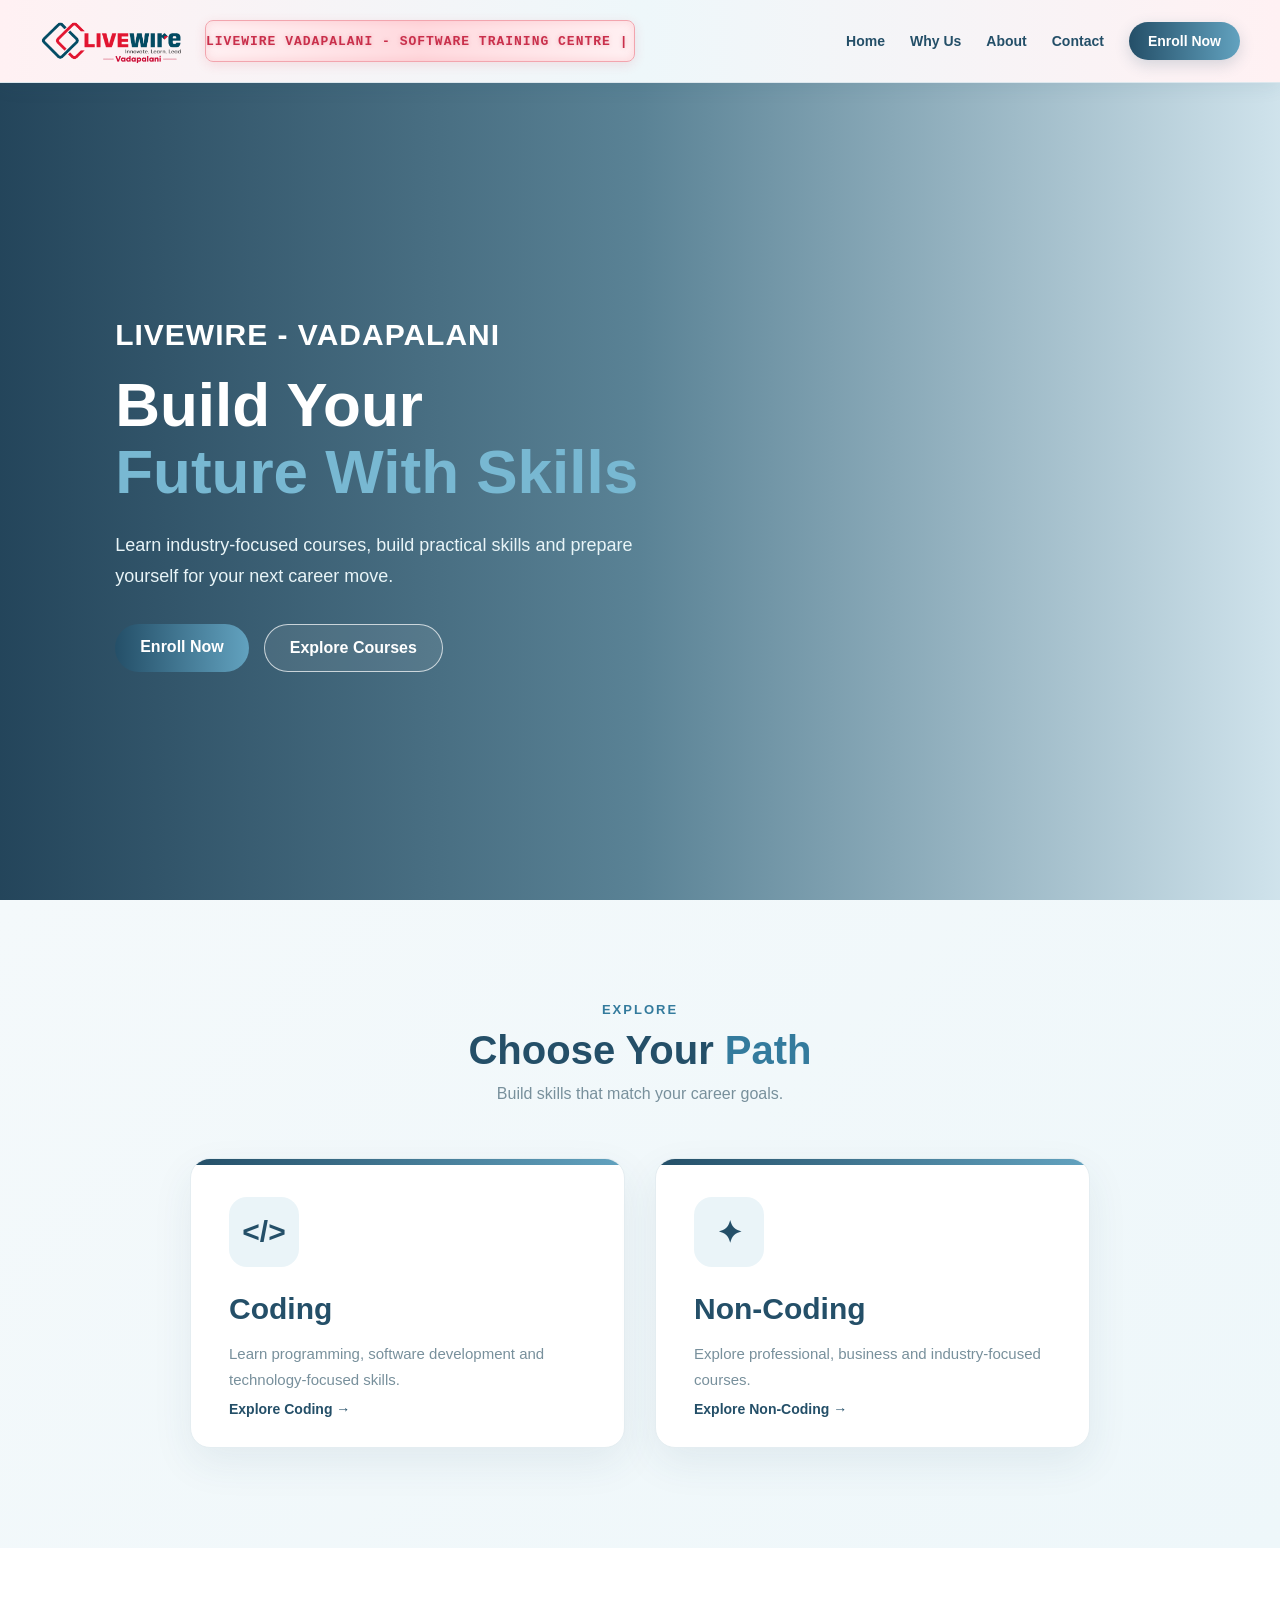
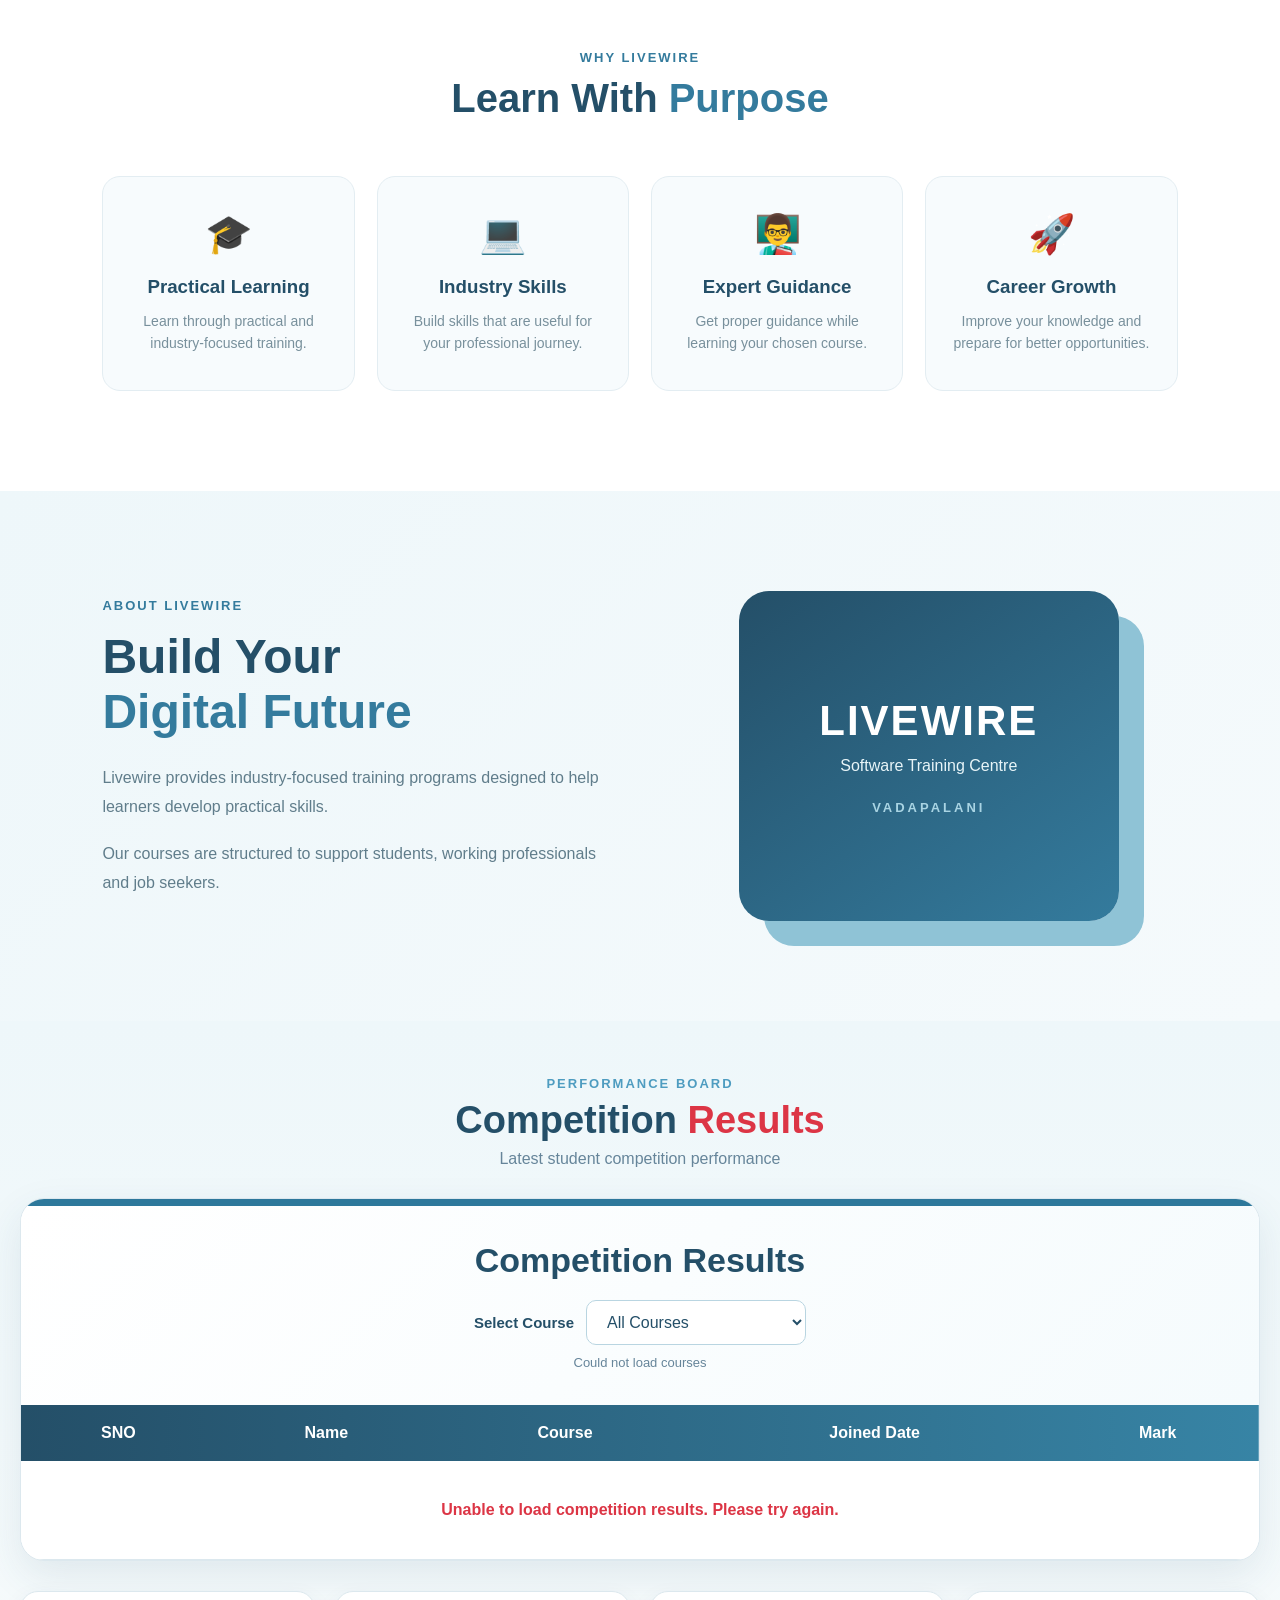
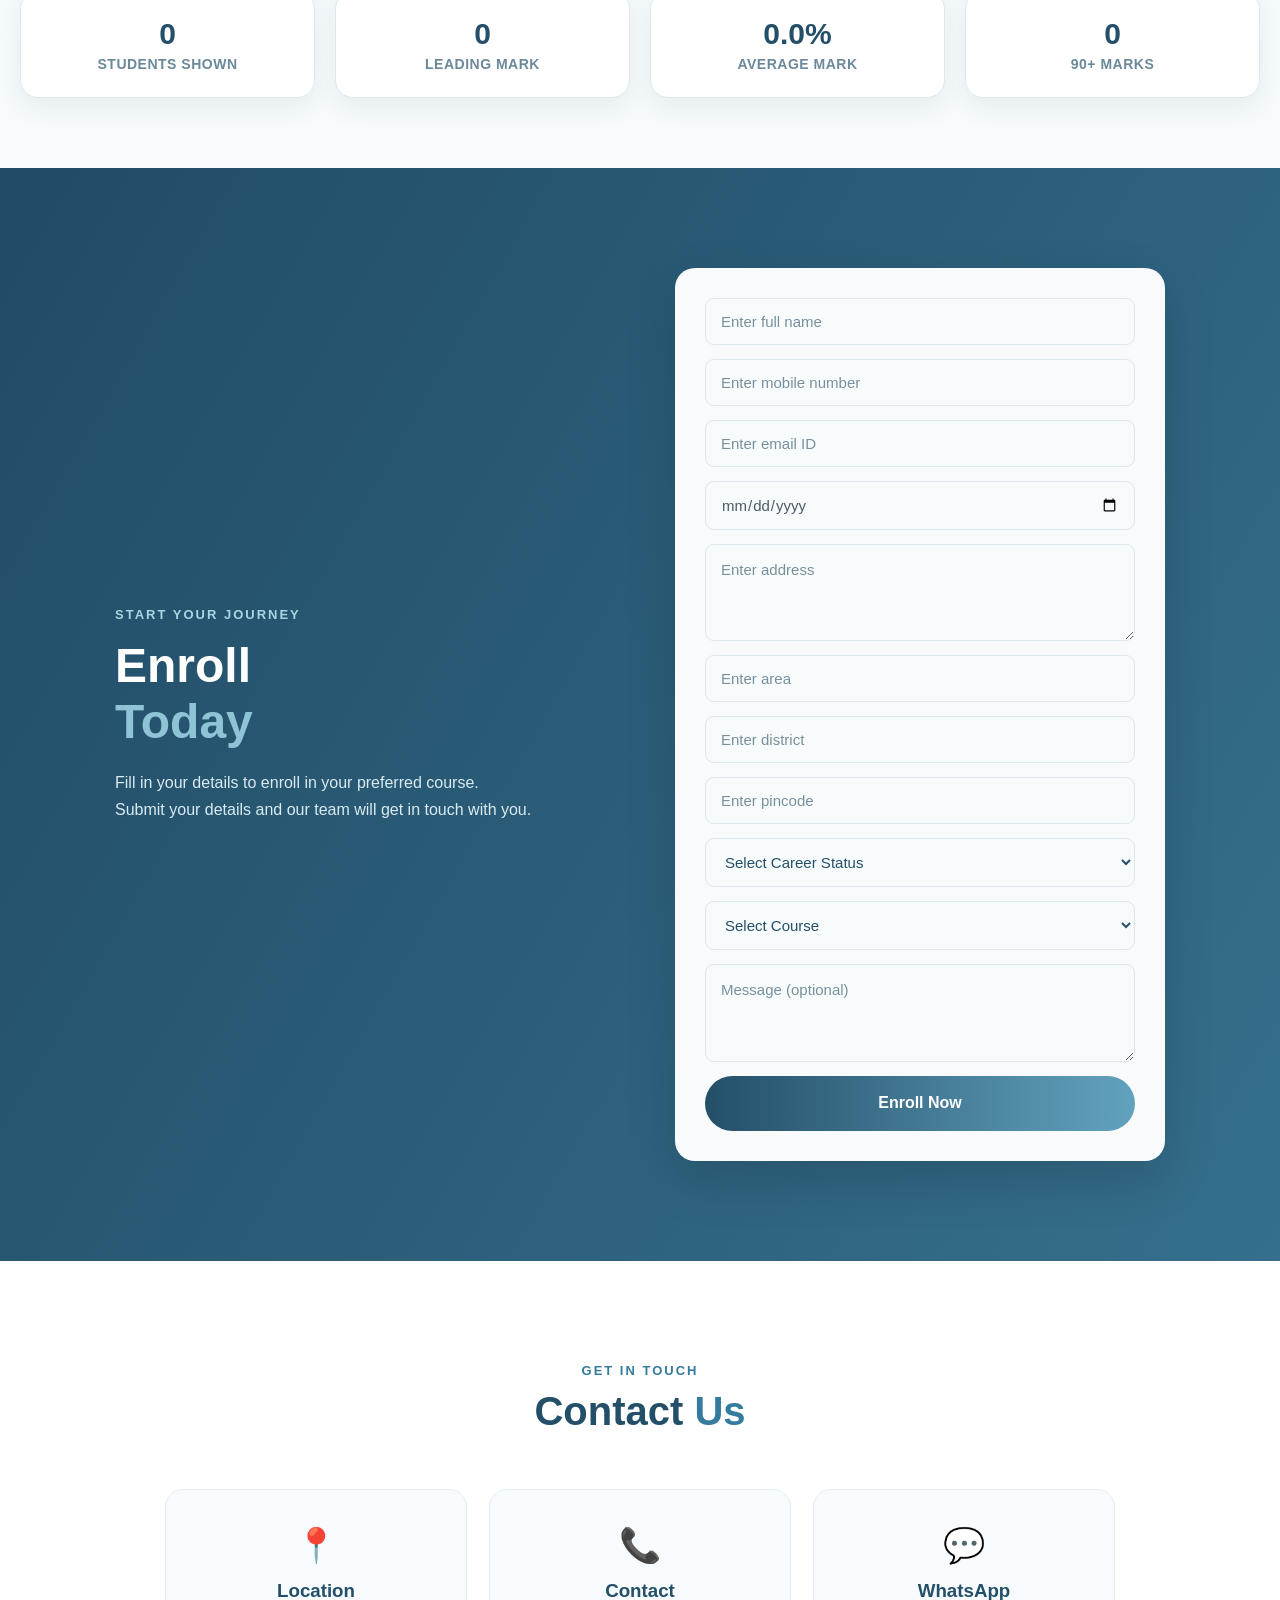
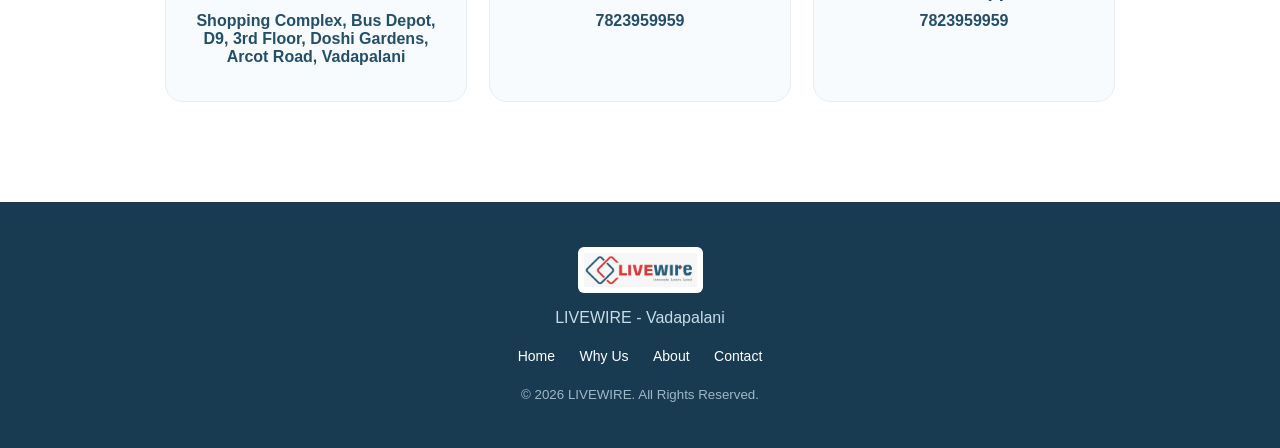
<file: index.html>
<!DOCTYPE html>
<html lang="en">
<head>
    <meta charset="UTF-8">
    <meta name="viewport" content="width=device-width, initial-scale=1.0">
    <title>LIVEWIRE | Vadapalani</title>
    <link rel="stylesheet" href="code.css">

    <style>
        /* COMPETITION SECTION */
        .index-competition-section {
            width: 100%;
            padding: 55px 20px 70px;
            background: linear-gradient(180deg, #eef7fa, #f7fbfc);
        }

        .index-competition-container {
            max-width: 1280px;
            margin: auto;
        }

        .index-competition-heading {
            text-align: center;
            margin-bottom: 30px;
        }

        .index-competition-heading span {
            display: block;
            font-size: 13px;
            font-weight: 800;
            letter-spacing: 2px;
            color: #4e9cc0;
            margin-bottom: 8px;
        }

        .index-competition-heading h2 {
            font-size: 38px;
            color: #244f68;
            margin: 0 0 8px;
            font-weight: 800;
        }

        .index-competition-heading h2 b {
            color: #dc3545;
        }

        .index-competition-heading p {
            color: #66859a;
            font-size: 16px;
            margin: 0;
        }

        .index-scoreboard {
            background: white;
            border-radius: 24px;
            overflow: hidden;
            border: 1px solid #dce8ee;
            box-shadow: 0 15px 40px rgba(36, 79, 104, 0.10);
        }

        .index-scoreboard-top {
            padding: 35px 20px;
            text-align: center;
            background: linear-gradient(135deg, #fff, #f5fbfd);
            border-top: 7px solid #2d789b;
        }

        .index-scoreboard-title {
            font-size: 34px;
            font-weight: 800;
            color: #244f68;
        }

        .index-course-filter {
            display: flex;
            align-items: center;
            justify-content: center;
            flex-wrap: wrap;
            gap: 12px;
            margin: 20px auto 8px;
        }

        .index-course-filter label {
            color: #244f68;
            font-weight: 700;
            font-size: 15px;
        }

        .index-course-filter select {
            min-width: 220px;
            padding: 12px 16px;
            border: 1px solid #b9d5e1;
            border-radius: 10px;
            background: #fff;
            color: #244f68;
            font: inherit;
            outline: none;
        }

        .index-course-filter select:focus {
            border-color: #2d789b;
            box-shadow: 0 0 0 3px rgba(45, 120, 155, 0.12);
        }

        .index-filter-hint {
            margin: 10px 0 0;
            color: #66859a;
            font-size: 13px;
        }

        .index-table-wrapper {
            width: 100%;
            overflow-x: auto;
        }

        .index-scoreboard table {
            width: 100%;
            border-collapse: collapse;
            min-width: 700px;
        }

        .index-scoreboard thead {
            background: linear-gradient(90deg, #244f68, #3784a5);
            color: white;
        }

        .index-scoreboard th {
            padding: 19px 15px;
            font-size: 16px;
            font-weight: 800;
            text-align: center;
        }

        .index-scoreboard td {
            padding: 19px 15px;
            text-align: center;
            font-size: 16px;
            color: #244f68;
            border-bottom: 1px solid #dce8ee;
            background: white;
        }

        .index-scoreboard tbody tr:nth-child(even) td {
            background: #f2f8fa;
        }

        .index-scoreboard tbody tr:hover td {
            background: #e8f4f8;
        }

        .index-student-name {
            font-weight: 700;
        }

        .index-course-name {
            font-weight: 700;
            color: #327fa2;
        }

        .index-joined-date {
            font-weight: 700;
            color: #327fa2;
            white-space: nowrap;
        }

        .index-mark {
            font-size: 20px;
            font-weight: 800;
            color: #2d789b;
        }

        .index-competition-loading {
            text-align: center !important;
            padding: 40px !important;
            font-size: 17px !important;
            color: #66859a !important;
        }

        .index-competition-error {
            text-align: center !important;
            padding: 40px !important;
            color: #dc3545 !important;
            font-weight: 700 !important;
        }

        .index-stats-bar {
            margin-top: 30px;
            display: grid;
            grid-template-columns: repeat(4, 1fr);
            gap: 20px;
        }

        .index-stat-card {
            background: white;
            border: 1px solid #dce8ee;
            border-radius: 18px;
            padding: 25px 20px;
            text-align: center;
            box-shadow: 0 10px 25px rgba(36, 79, 104, 0.08);
            transition: 0.3s ease;
        }

        .index-stat-card:hover {
            transform: translateY(-4px);
            box-shadow: 0 15px 30px rgba(36, 79, 104, 0.12);
        }

        .index-stat-number {
            font-size: 30px;
            font-weight: 800;
            color: #244f68;
            margin-bottom: 5px;
        }

        .index-stat-label {
            font-size: 14px;
            font-weight: 700;
            color: #6b899b;
            text-transform: uppercase;
            letter-spacing: 0.5px;
        }

        @media (max-width: 900px) {
            .index-stats-bar {
                grid-template-columns: repeat(2, 1fr);
            }

            .index-competition-heading h2 {
                font-size: 30px;
            }

            .index-scoreboard-title {
                font-size: 27px;
            }
        }

        @media (max-width: 600px) {
            .index-competition-section {
                padding: 40px 12px 60px;
            }

            .index-scoreboard {
                border-radius: 18px;
            }

            .index-scoreboard-top {
                padding: 25px 15px;
            }

            .index-scoreboard-title {
                font-size: 23px;
            }

            .index-scoreboard th,
            .index-scoreboard td {
                padding: 15px 10px;
                font-size: 14px;
            }

            .index-mark {
                font-size: 17px;
            }

            .index-stats-bar {
                grid-template-columns: 1fr 1fr;
                gap: 12px;
            }

            .index-stat-card {
                padding: 20px 10px;
            }

            .index-stat-number {
                font-size: 25px;
            }

            .index-stat-label {
                font-size: 11px;
            }

            .index-course-filter {
                flex-direction: column;
            }

            .index-course-filter select {
                width: 100%;
                min-width: 0;
            }
        }
    </style>
</head>

<body>

<!-- NAVBAR -->
<header class="navbar">
    <div class="nav-container">

        <div class="logo">
            <img src="livewirevadapalanilogo.png" alt="LIVEWIRE">
        </div>

        <div class="nav-digital-board">
            <div class="nav-digital-text">
                LIVEWIRE VADAPALANI -
                SOFTWARE TRAINING CENTRE |
                ADMISSIONS OPEN |
                JOIN NOW
            </div>
        </div>

        <nav id="navMenu">
            <a href="index.html">Home</a>
            <a href="#why-us">Why Us</a>
            <a href="#about">About</a>
            <a href="#contact">Contact</a>
            <a href="#register" class="enquire-btn" id="enrollButton">
                Enroll Now
            </a>
        </nav>

        <div class="menu-icon" onclick="toggleMenu()">☰</div>

    </div>
</header>

<!-- HERO -->
<section class="hero">
    <div class="hero-overlay"></div>

    <div class="hero-content">
        <div class="location-title">LIVEWIRE - VADAPALANI</div>

        <h1>
            Build Your
            <span>Future With Skills</span>
        </h1>

        <p>
            Learn industry-focused courses,
            build practical skills and prepare
            yourself for your next career move.
        </p>

        <div class="hero-buttons">
            <a href="#register" class="primary-btn">Enroll Now</a>
            <a href="#courses" class="outline-btn">Explore Courses</a>
        </div>
    </div>
</section>

<!-- COURSES -->
<section class="courses-section" id="courses">
    <div class="section-heading">
        <span>EXPLORE</span>
        <h2>Choose Your <b>Path</b></h2>
        <p>Build skills that match your career goals.</p>
    </div>

    <div class="course-category-grid">

        <a href="coding.html" class="category-card coding">
            <div class="category-icon">&lt;/&gt;</div>
            <h3>Coding</h3>
            <p>
                Learn programming, software development and
                technology-focused skills.
            </p>
            <div class="learn-more">Explore Coding →</div>
        </a>

        <a href="noncoding.html" class="category-card noncoding">
            <div class="category-icon">✦</div>
            <h3>Non-Coding</h3>
            <p>
                Explore professional, business and
                industry-focused courses.
            </p>
            <div class="learn-more">Explore Non-Coding →</div>
        </a>

    </div>
</section>

<!-- WHY US -->
<section class="why-section" id="why-us">
    <div class="section-heading">
        <span>WHY LIVEWIRE</span>
        <h2>Learn With <b>Purpose</b></h2>
    </div>

    <div class="why-grid">

        <div class="why-card">
            <div class="why-icon">🎓</div>
            <h3>Practical Learning</h3>
            <p>Learn through practical and industry-focused training.</p>
        </div>

        <div class="why-card">
            <div class="why-icon">💻</div>
            <h3>Industry Skills</h3>
            <p>Build skills that are useful for your professional journey.</p>
        </div>

        <div class="why-card">
            <div class="why-icon">👨‍🏫</div>
            <h3>Expert Guidance</h3>
            <p>Get proper guidance while learning your chosen course.</p>
        </div>

        <div class="why-card">
            <div class="why-icon">🚀</div>
            <h3>Career Growth</h3>
            <p>Improve your knowledge and prepare for better opportunities.</p>
        </div>

    </div>
</section>

<!-- ABOUT -->
<section class="about-section" id="about">
    <div class="about-container">

        <div class="about-text">
            <span class="section-label">ABOUT LIVEWIRE</span>

            <h2>
                Build Your
                <span>Digital Future</span>
            </h2>

            <p>
                Livewire provides industry-focused training programs
                designed to help learners develop practical skills.
            </p>

            <p>
                Our courses are structured to support students,
                working professionals and job seekers.
            </p>
        </div>

        <div class="about-visual">
            <div class="about-box">
                <div class="big-number">LIVEWIRE</div>
                <p>Software Training Centre</p>
                <span>VADAPALANI</span>
            </div>
        </div>

    </div>
</section>

<!-- COMPETITION RESULTS -->
<section class="index-competition-section" id="competition-results">
    <div class="index-competition-container">

        <div class="index-competition-heading">
            <span>PERFORMANCE BOARD</span>
            <h2>Competition <b>Results</b></h2>
            <p>Latest student competition performance</p>
        </div>

        <div class="index-scoreboard">

            <div class="index-scoreboard-top">
                <div class="index-scoreboard-title">
                    Competition Results
                </div>

                <div class="index-course-filter">
                    <label for="indexCourseFilter">Select Course</label>

                    <select id="indexCourseFilter">
                        <option value="All Courses">All Courses</option>
                    </select>
                </div>

                <p id="indexCompetitionFilterHint" class="index-filter-hint">
                    Loading courses...
                </p>
            </div>

            <div class="index-table-wrapper">
                <table>
                    <thead>
                        <tr>
                            <th>SNO</th>
                            <th>Name</th>
                            <th>Course</th>
                            <th>Joined Date</th>
                            <th>Mark</th>
                        </tr>
                    </thead>

                    <tbody id="indexCompetitionBody">
                        <tr>
                            <td colspan="5" class="index-competition-loading">
                                Loading competition results...
                            </td>
                        </tr>
                    </tbody>
                </table>
            </div>

        </div>

        <!-- STATISTICS -->
        <div class="index-stats-bar">

            <div class="index-stat-card">
                <div class="index-stat-number" id="indexTotalStudents">0</div>
                <div class="index-stat-label">Students Shown</div>
            </div>

            <div class="index-stat-card">
                <div class="index-stat-number" id="indexLeadingMark">0</div>
                <div class="index-stat-label">Leading Mark</div>
            </div>

            <div class="index-stat-card">
                <div class="index-stat-number" id="indexAverageMark">0%</div>
                <div class="index-stat-label">Average Mark</div>
            </div>

            <div class="index-stat-card">
                <div class="index-stat-number" id="indexTopScorers">0</div>
                <div class="index-stat-label">90+ Marks</div>
            </div>

        </div>
    </div>
</section>

<!-- REGISTRATION / ENROLLMENT -->
<section class="enquiry-section" id="register">
    <div class="enquiry-container">

        <div class="enquiry-content">
            <span>START YOUR JOURNEY</span>
            <h2>Enroll <strong>Today</strong></h2>

            <p>
                Fill in your details to enroll in your preferred course.
            </p>

            <p>
                Submit your details and our team will get in touch with you.
            </p>
        </div>

        <form id="enquiryForm" class="registration-form">

            <input
                type="text"
                id="studentName"
                placeholder="Enter full name"
                required
            >

            <input
                type="tel"
                id="studentPhone"
                placeholder="Enter mobile number"
                maxlength="10"
                pattern="[0-9]{10}"
                inputmode="numeric"
                required
            >

            <input
                type="email"
                id="studentEmail"
                placeholder="Enter email ID"
                required
            >

            <input type="date" id="studentDob" required>

            <textarea
                id="studentAddress"
                rows="3"
                placeholder="Enter address"
                required
            ></textarea>

            <input
                type="text"
                id="studentArea"
                placeholder="Enter area"
                required
            >

            <input
                type="text"
                id="studentDistrict"
                placeholder="Enter district"
                required
            >

            <input
                type="text"
                id="studentPincode"
                placeholder="Enter pincode"
                maxlength="6"
                pattern="[0-9]{6}"
                inputmode="numeric"
                required
            >

            <select id="careerStatus" required>
                <option value="">Select Career Status</option>
                <option value="Student">Student</option>
                <option value="Working Professional">Working Professional</option>
                <option value="Job Seeker">Job Seeker</option>
                <option value="Others">Others</option>
            </select>

            <div
                id="studentDetails"
                class="career-extra-fields"
                style="display:none;"
            >
                <input
                    type="text"
                    id="collegeName"
                    placeholder="Enter college name"
                >

                <input
                    type="text"
                    id="department"
                    placeholder="Enter department"
                >
            </div>

            <div
                id="workingDetails"
                class="career-extra-fields"
                style="display:none;"
            >
                <input
                    type="text"
                    id="companyName"
                    placeholder="Enter company / organisation name"
                >

                <input
                    type="text"
                    id="workLocation"
                    placeholder="Enter work location"
                >
            </div>

            <select id="studentCourse" required>
                <option value="">Select Course</option>
                <option value="Coding">Coding</option>
                <option value="Non-Coding">Non-Coding</option>
            </select>

            <textarea
                id="studentMessage"
                rows="3"
                placeholder="Message (optional)"
            ></textarea>

            <div id="registrationSuccess" style="display:none;"></div>

            <button type="submit" id="submitRegistration">
                Enroll Now
            </button>

        </form>
    </div>
</section>

<!-- CONTACT -->
<section class="contact-section" id="contact">

    <div class="section-heading">
        <span>GET IN TOUCH</span>
        <h2>Contact <b>Us</b></h2>
    </div>

    <div class="contact-grid">

        <div class="contact-card">
            <div class="contact-icon">📍</div>
            <h3>Location</h3>

            <p>
                <a
                
                >
                    Shopping Complex, Bus Depot,<br>
                    D9, 3rd Floor, Doshi Gardens,<br>
                    Arcot Road, Vadapalani
                </a>
            </p>
        </div>

        <div class="contact-card">
            <div class="contact-icon">📞</div>
            <h3>Contact</h3>
            <p>
                <a href="tel:7823959959">7823959959</a>
            </p>
        </div>

        <div class="contact-card">
            <div class="contact-icon">💬</div>
            <h3>WhatsApp</h3>

            <p>
                <a
                    href="https://wa.me/917823959959"
                    target="_blank"
                    rel="noopener noreferrer"
                >
                    7823959959
                </a>
            </p>
        </div>

    </div>
</section>

<!-- FOOTER -->
<footer>
    <img src="logo.jpeg" alt="LIVEWIRE">

    <p>LIVEWIRE - Vadapalani</p>

    <div class="footer-links">
        <a href="index.html">Home</a>
        <a href="#why-us">Why Us</a>
        <a href="#about">About</a>
        <a href="#contact">Contact</a>
    </div>

    <small>© 2026 LIVEWIRE. All Rights Reserved.</small>
</footer>

<!-- EXISTING JAVASCRIPT -->
<script src="script.js"></script>

<!-- COMPETITION RESULTS JAVASCRIPT -->
<script>
const INDEX_COMPETITION_API_URL =
"https://script.google.com/macros/s/AKfycbxrpwsiMtbfSnq6bbxMRudvUP_C0NU_Z5XFArTILCUDlhB9W1Vl2-oIsednyW6LHWzv/exec";

let indexCompetitionStudents = [];

/* DATE FORMAT
   Handles ISO dates and DD-MM-YYYY / DD/MM/YYYY dates.
   ISO date strings are formatted directly to avoid timezone shifts.
*/
function formatCompetitionDate(value) {
    if (value === undefined || value === null || value === "") {
        return "";
    }

    // If the API sends a Date object, handle it directly.
    if (value instanceof Date && !Number.isNaN(value.getTime())) {
        return [
            String(value.getDate()).padStart(2, "0"),
            String(value.getMonth() + 1).padStart(2, "0"),
            value.getFullYear()
        ].join("-");
    }

    const text = String(value).trim();

    // ISO format: 2026-10-01 or 2026-10-01T00:00:00.000Z
    const iso = text.match(/^(\d{4})-(\d{1,2})-(\d{1,2})(?:$|T|\s)/);

    if (iso) {
        return `${String(iso[3]).padStart(2, "0")}-${String(iso[2]).padStart(2, "0")}-${iso[1]}`;
    }

    // DD-MM-YYYY or DD/MM/YYYY
    const dmy = text.match(/^(\d{1,2})[-\/](\d{1,2})[-\/](\d{4})$/);

    if (dmy) {
        return `${String(dmy[1]).padStart(2, "0")}-${String(dmy[2]).padStart(2, "0")}-${dmy[3]}`;
    }

    // US format MM/DD/YYYY, if supplied by the API.
    const mdy = text.match(/^(\d{1,2})\/(\d{1,2})\/(\d{4})$/);

    if (mdy) {
        return `${String(mdy[2]).padStart(2, "0")}-${String(mdy[1]).padStart(2, "0")}-${mdy[3]}`;
    }

    // Last fallback for other date strings.
    const date = new Date(text);

    if (!Number.isNaN(date.getTime())) {
        return [
            String(date.getDate()).padStart(2, "0"),
            String(date.getMonth() + 1).padStart(2, "0"),
            date.getFullYear()
        ].join("-");
    }

    return text;
}

/* PREVENT HTML INJECTION */
function indexEscapeHTML(value) {
    return String(value ?? "")
        .replace(/&/g, "&amp;")
        .replace(/</g, "&lt;")
        .replace(/>/g, "&gt;")
        .replace(/"/g, "&quot;")
        .replace(/'/g, "&#039;");
}

/* CONVERT MARK TO NUMBER */
function indexNumericMark(value) {
    const mark = parseFloat(
        String(value ?? "").replace(/[^0-9.-]/g, "")
    );

    return Number.isFinite(mark) ? mark : null;
}

/* NORMALISE COURSE NAME FOR FILTERING */
function indexNormaliseCourse(value) {
    return String(value ?? "")
        .trim()
        .replace(/\s+/g, " ")
        .toLowerCase();
}

/* COURSE DROPDOWN
   Build the list from the actual courses returned by the Google Sheet API.
*/
function populateIndexCourseFilter(data) {
    const select = document.getElementById("indexCourseFilter");

    if (!select) return;

    const previousValue = select.value || "All Courses";

    const uniqueCourses = new Map();

    data.forEach(student => {
        const course = String(student.course ?? "").trim();

        if (!course) return;

        const key = indexNormaliseCourse(course);

        if (!uniqueCourses.has(key)) {
            uniqueCourses.set(key, course);
        }
    });

    const courses = [...uniqueCourses.values()].sort((a, b) =>
        a.localeCompare(b, undefined, { sensitivity: "base" })
    );

    select.innerHTML =
        '<option value="All Courses">All Courses</option>' +
        courses.map(course =>
            `<option value="${indexEscapeHTML(course)}">${indexEscapeHTML(course)}</option>`
        ).join("");

    const matchingOption = [...select.options].find(option =>
        indexNormaliseCourse(option.value) ===
        indexNormaliseCourse(previousValue)
    );

    select.value = matchingOption
        ? matchingOption.value
        : "All Courses";
}

/* DISPLAY COMPETITION RESULTS
   All Courses: overall Top 10.
   Specific course: Top 10 from that course only.
*/
function renderIndexCompetition() {
    const select = document.getElementById("indexCourseFilter");
    const tableBody = document.getElementById("indexCompetitionBody");

    if (!select || !tableBody) return;

    const selectedCourse = select.value || "All Courses";

    const matchingStudents = indexCompetitionStudents
        .filter(student => {
            if (selectedCourse === "All Courses") {
                return true;
            }

            return indexNormaliseCourse(student.course) ===
                indexNormaliseCourse(selectedCourse);
        })
        .slice()
        .sort((a, b) => {
            const markA = indexNumericMark(a.mark);
            const markB = indexNumericMark(b.mark);

            return (markB ?? -Infinity) - (markA ?? -Infinity);
        });

    // Show only 10 students in the table.
    const students = matchingStudents.slice(0, 10);

    const hint = document.getElementById(
        "indexCompetitionFilterHint"
    );

    if (hint) {
        const courseLabel = selectedCourse === "All Courses"
            ? "All Courses"
            : selectedCourse;

        hint.textContent =
            `Showing Top ${students.length} of ${matchingStudents.length} student(s) · ${courseLabel} · Highest mark first`;
    }

    if (!students.length) {
        tableBody.innerHTML = `
            <tr>
                <td colspan="5" class="index-competition-loading">
                    No students found for this course.
                </td>
            </tr>
        `;
    } else {
        tableBody.innerHTML = students.map((student, index) => `
            <tr>
                <td>${index + 1}</td>

                <td class="index-student-name">
                    ${indexEscapeHTML(student.name ?? "")}
                </td>

                <td class="index-course-name">
                    ${indexEscapeHTML(student.course ?? "")}
                </td>

                <td class="index-joined-date">
                    ${indexEscapeHTML(formatCompetitionDate(student.joinedDate))}
                </td>

                <td class="index-mark">
                    ${indexEscapeHTML(student.mark ?? "")}
                </td>
            </tr>
        `).join("");
    }

    updateIndexCompetitionStatistics(students);
}

/* UPDATE STATISTICS FOR THE TOP 10 SHOWN IN THE TABLE */
function updateIndexCompetitionStatistics(data) {
    const marks = data
        .map(student => indexNumericMark(student.mark))
        .filter(mark => mark !== null);

    const totalStudents = data.length;

    const leadingMark = marks.length
        ? Math.max(...marks)
        : 0;

    const average = marks.length
        ? marks.reduce((sum, mark) => sum + mark, 0) / marks.length
        : 0;

    const topScorers = marks.filter(mark => mark >= 90).length;

    document.getElementById("indexTotalStudents").textContent =
        totalStudents;

    document.getElementById("indexLeadingMark").textContent =
        leadingMark;

    document.getElementById("indexAverageMark").textContent =
        average.toFixed(1) + "%";

    document.getElementById("indexTopScorers").textContent =
        topScorers;
}

/* LOAD DATA FROM GOOGLE SHEETS */
async function loadIndexCompetitionData() {
    const tableBody = document.getElementById("indexCompetitionBody");

    if (!tableBody) return;

    try {
        const response = await fetch(
            INDEX_COMPETITION_API_URL + "?t=" + Date.now(),
            {
                method: "GET",
                cache: "no-store",
                redirect: "follow"
            }
        );

        if (!response.ok) {
            throw new Error("Unable to connect to Google Sheet.");
        }

        const data = await response.json();

        if (!Array.isArray(data)) {
            throw new Error("Unexpected Google Sheet response.");
        }

        indexCompetitionStudents = data;

        populateIndexCourseFilter(data);
        renderIndexCompetition();

    } catch (error) {
        console.error("Competition loading error:", error);

        tableBody.innerHTML = `
            <tr>
                <td colspan="5" class="index-competition-error">
                    Unable to load competition results. Please try again.
                </td>
            </tr>
        `;

        const hint = document.getElementById(
            "indexCompetitionFilterHint"
        );

        if (hint) {
            hint.textContent = "Could not load courses";
        }

        updateIndexCompetitionStatistics([]);
    }
}

/* MOBILE MENU */
function toggleMenu() {
    const navMenu = document.getElementById("navMenu");

    if (navMenu) {
        navMenu.classList.toggle("active");
    }
}

/* PAGE LOAD */
document.addEventListener("DOMContentLoaded", function () {
    const courseFilter = document.getElementById("indexCourseFilter");

    if (courseFilter) {
        courseFilter.addEventListener(
            "change",
            renderIndexCompetition
        );
    }

    loadIndexCompetitionData();
});

/* AUTO REFRESH EVERY 30 SECONDS */
setInterval(function () {
    if (document.visibilityState === "visible") {
        loadIndexCompetitionData();
    }
}, 30000);

/* REFRESH WHEN USER RETURNS TO THE PAGE */
document.addEventListener("visibilitychange", function () {
    if (document.visibilityState === "visible") {
        loadIndexCompetitionData();
    }
});
</script>

</body>
</html>
</file>
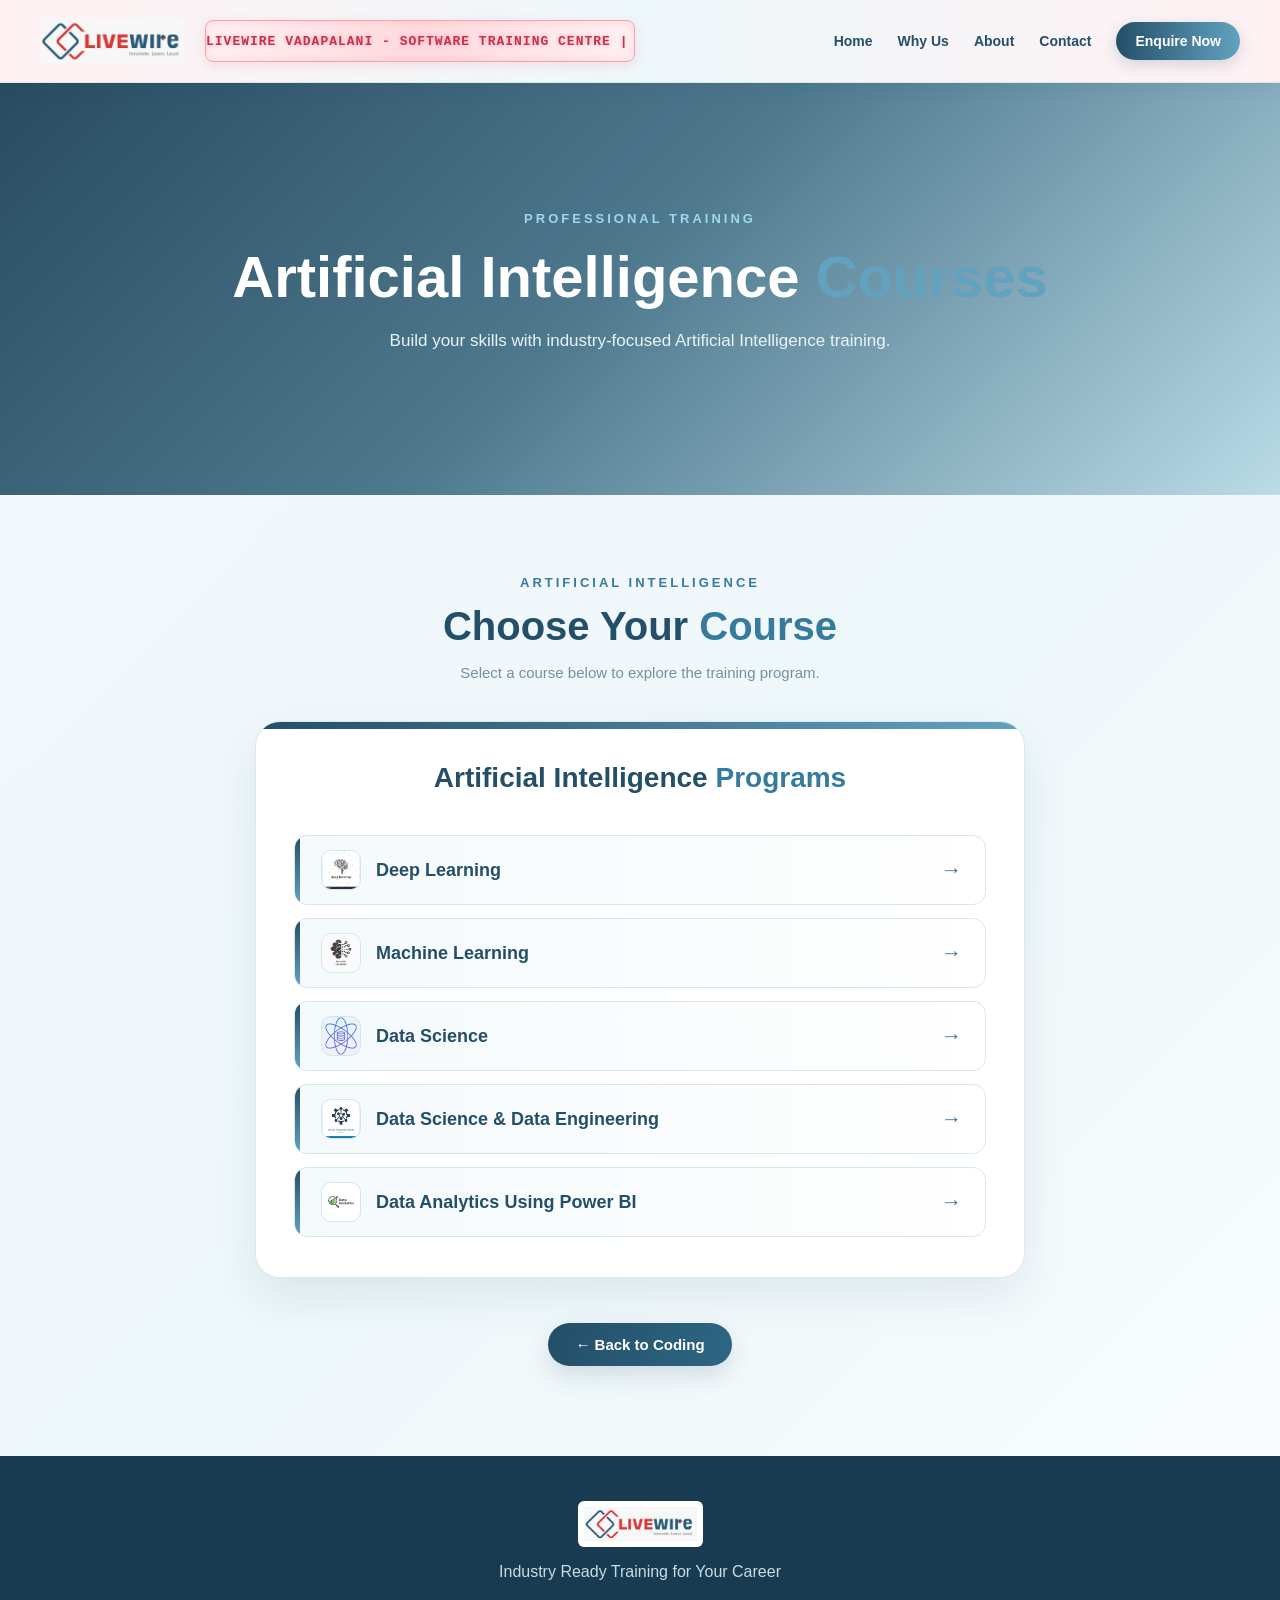
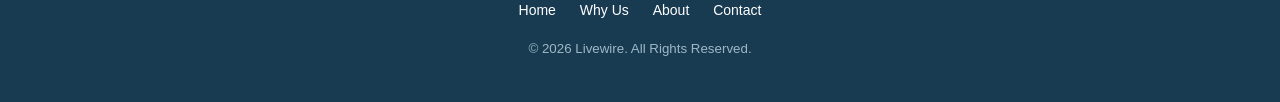
<file: artificial-intelligence.html>
<!DOCTYPE html>
<html lang="en">

<head>

    <meta charset="UTF-8">

    <meta name="viewport" content="width=device-width, initial-scale=1.0">

    <title>Artificial Intelligence | Livewire</title>

    <link rel="stylesheet" href="code.css">


    <style>

        /* =========================================================
           ARTIFICIAL INTELLIGENCE HERO
        ========================================================= */

        .coding-hero {

            min-height: 55vh;

            position: relative;

            display: flex;

            align-items: center;

            justify-content: center;

            background-image:
                url("https://images.unsplash.com/photo-1677442136019-21780ecad995?auto=format&fit=crop&w=2000&q=85");

            background-size: cover;

            background-position: center;

        }


        /* =========================================================
           HERO OVERLAY
        ========================================================= */

        .coding-hero-overlay {

            position: absolute;

            inset: 0;

            background:
                linear-gradient(
                    135deg,
                    rgba(24, 59, 82, 0.94),
                    rgba(38, 91, 116, 0.82),
                    rgba(76, 160, 194, 0.38)
                );

        }


        /* =========================================================
           HERO CONTENT
        ========================================================= */

        .coding-hero-content {

            position: relative;

            z-index: 2;

            text-align: center;

            color: white;

            padding: 130px 20px 60px;

        }


        .coding-label {

            font-size: 13px;

            letter-spacing: 3px;

            font-weight: bold;

            color: #9ed7ea;

        }


        .coding-hero h1 {

            font-size: 58px;

            margin: 18px 0;

            line-height: 1.1;

        }


        .coding-hero h1 span {

            color: #62a2bf;

        }


        .coding-hero-content p {

            max-width: 650px;

            margin: auto;

            font-size: 17px;

            line-height: 1.7;

            color: #e8f4f7;

        }


        /* =========================================================
           AI COURSE SECTION
        ========================================================= */

        .course-detail-section {

            padding: 80px 20px 90px;

            background:
                linear-gradient(
                    135deg,
                    #f2f8fb,
                    #eef7fa,
                    #f8fcfd
                );

            min-height: 500px;

        }


        /* =========================================================
           SECTION HEADING
        ========================================================= */

        .section-heading {

            text-align: center;

            max-width: 850px;

            margin: 0 auto;

        }


        .section-heading > span {

            display: block;

            color: #347b9d;

            font-size: 13px;

            font-weight: bold;

            letter-spacing: 3px;

            margin-bottom: 12px;

        }


        .section-heading h2 {

            margin: 0;

            font-size: 40px;

            color: #244f68;

            line-height: 1.2;

        }


        .section-heading h2 b {

            color: #347b9d;

        }


        .section-heading p {

            color: #78909c;

            margin-top: 14px;

            font-size: 15px;

        }


        /* =========================================================
           COURSE PROGRAM BOX
        ========================================================= */

        .course-detail-grid {

            width: 100%;

            max-width: 770px;

            margin: 40px auto 0;

            padding: 35px 38px 40px;

            background: #ffffff;

            border-radius: 25px;

            border: 1px solid #dbe8ed;

            box-shadow:
                0 18px 45px rgba(36, 79, 104, 0.10);

            position: relative;

            overflow: hidden;

            box-sizing: border-box;

            display: flex;

            flex-direction: column;

            gap: 13px;

        }


        /* =========================================================
           TOP BLUE LINE
        ========================================================= */

        .course-detail-grid::before {

            content: "";

            position: absolute;

            top: 0;

            left: 0;

            width: 100%;

            height: 7px;

            background:
                linear-gradient(
                    90deg,
                    #244f68,
                    #62a2bf
                );

        }


        /* =========================================================
           PROGRAM TITLE
        ========================================================= */

        .program-title {

            text-align: center;

            color: #244f68;

            font-size: 28px;

            font-weight: 700;

            margin: 5px 0 28px;

        }


        .program-title span {

            color: #347b9d;

        }


        /* =========================================================
           COURSE CARD
        ========================================================= */

        .course-detail-card {

            position: relative;

            text-decoration: none;

            width: 100%;

            min-height: 70px;

            box-sizing: border-box;

            display: flex;

            align-items: center;

            padding: 12px 18px;

            gap: 15px;

            border-radius: 13px;

            background:
                linear-gradient(
                    90deg,
                    #f4f9fb,
                    #ffffff
                );

            border: 1px solid #d8e7ed;

            color: #244f68;

            overflow: hidden;

            transition:
                transform 0.3s ease,
                box-shadow 0.3s ease,
                background 0.3s ease,
                border-color 0.3s ease;

        }


        /* =========================================================
           LEFT BLUE LINE
        ========================================================= */

        .course-detail-card::before {

            content: "";

            position: absolute;

            left: 0;

            top: 0;

            width: 5px;

            height: 100%;

            background:
                linear-gradient(
                    180deg,
                    #244f68,
                    #62a2bf
                );

            border-radius: 10px 0 0 10px;

        }


        /* =========================================================
           COURSE ICON
        ========================================================= */

        .course-detail-icon {

            width: 40px;

            height: 40px;

            min-width: 40px;

            border-radius: 10px;

            display: flex;

            align-items: center;

            justify-content: center;

            background: #eaf4f8;

            border: 1px solid #d3e7ef;

            font-size: 20px;

            margin-left: 8px;

            transition: 0.3s;

        }


        .course-detail-icon img {
            width: 100%;
            height: 100%;
            object-fit: contain;
            display: block;
            border-radius: 9px;
        }

        /* =========================================================
           COURSE NAME
        ========================================================= */

        .course-detail-card h3 {

            margin: 0;

            color: #244f68;

            font-size: 18px;

            font-weight: 700;

            flex: 1;

        }


        /* =========================================================
           ARROW
        ========================================================= */

        .course-arrow {

            color: #347b9d;

            font-size: 21px;

            margin-right: 5px;

            transition: 0.3s;

        }


        /* =========================================================
           HOVER
        ========================================================= */

        .course-detail-card:hover {

            transform: translateX(5px);

            background:
                linear-gradient(
                    90deg,
                    #eaf4f8,
                    #f8fcfd
                );

            border-color: #a9ccdc;

            box-shadow:
                0 8px 22px rgba(36, 79, 104, 0.10);

        }


        .course-detail-card:hover .course-arrow {

            transform: translateX(6px);

            color: #244f68;

        }


        .course-detail-card:hover .course-detail-icon {

            transform: scale(1.06);

            background: #dceef5;

        }


        /* =========================================================
           BACK BUTTON
        ========================================================= */

        .back-course-btn {

            display: block;

            width: fit-content;

            margin: 45px auto 0;

            padding: 13px 27px;

            border-radius: 28px;

            text-decoration: none;

            background:
                linear-gradient(
                    90deg,
                    #244f68,
                    #2d6683
                );

            color: white;

            font-size: 15px;

            font-weight: 700;

            transition:
                transform 0.3s ease,
                box-shadow 0.3s ease;

            box-shadow:
                0 10px 25px rgba(36, 79, 104, 0.16);

        }


        .back-course-btn:hover {

            transform: translateY(-3px);

            box-shadow:
                0 15px 30px rgba(36, 79, 104, 0.24);

        }


        /* =========================================================
           MOBILE
        ========================================================= */

        @media (max-width: 600px) {

            .coding-hero {

                min-height: 65vh;

                background-image:
                    linear-gradient(
                        135deg,
                        rgba(11, 35, 52, 0.94),
                        rgba(24, 79, 102, 0.80),
                        rgba(76, 160, 194, 0.38)
                    ),
                    url("https://images.unsplash.com/photo-1677442136019-21780ecad995?auto=format&fit=crop&w=1200&q=90");

                background-size: cover;

                background-position: center;

            }


            .coding-hero-content {

                padding:
                    165px
                    22px
                    55px;

            }


            .coding-label {

                font-size: 11px;

                letter-spacing: 2px;

            }


            .coding-hero h1 {

                font-size: 42px;

            }


            .coding-hero-content p {

                font-size: 15px;

                line-height: 1.6;

            }


            .course-detail-section {

                padding:
                    65px
                    18px
                    75px;

            }


            .section-heading h2 {

                font-size: 31px;

            }


            .section-heading p {

                font-size: 14px;

                line-height: 1.6;

            }


            .course-detail-grid {

                padding:
                    28px
                    16px
                    25px;

                border-radius: 20px;

                gap: 11px;

            }


            .program-title {

                font-size: 23px;

                margin-bottom: 20px;

            }


            .course-detail-card {

                min-height: 62px;

                padding:
                    10px
                    12px;

                gap: 10px;

            }


            .course-detail-icon {

                width: 35px;

                height: 35px;

                min-width: 35px;

                font-size: 17px;

                margin-left: 5px;

            }


            .course-detail-card h3 {

                font-size: 14px;

            }


            .course-arrow {

                font-size: 17px;

                margin-right: 2px;

            }


            .back-course-btn {

                font-size: 14px;

                padding:
                    12px
                    22px;

            }

        }


        /* =========================================================
           VERY SMALL MOBILE
        ========================================================= */

        @media (max-width: 380px) {

            .coding-hero h1 {

                font-size: 36px;

            }


            .course-detail-section {

                padding-left: 14px;

                padding-right: 14px;

            }


            .course-detail-grid {

                padding:
                    25px
                    12px
                    22px;

            }


            .course-detail-card h3 {

                font-size: 13px;

            }


            .course-detail-icon {

                width: 33px;

                height: 33px;

                min-width: 33px;

            }

        }

    </style>

</head>


<body>


    <!-- =========================================================
         NAVBAR
    ========================================================= -->

    <header class="navbar">

        <div class="nav-container">


            <!-- LOGO -->

            <a href="index.html" class="logo">

                <img
                    src="logo.jpeg"
                    alt="Livewire Logo"
                >

            </a>


            <!-- DIGITAL BOARD -->

            <div class="nav-digital-board">

                <div class="nav-digital-text">

                    LIVEWIRE VADAPALANI - SOFTWARE TRAINING CENTRE |
                    ADMISSIONS OPEN |
                    JOIN NOW

                </div>

            </div>


            <!-- NAVIGATION -->

            <nav id="mainNav">

                <a href="index.html">
                    Home
                </a>


                <a href="index.html#why-us">
                    Why Us
                </a>


                <a href="index.html#about">
                    About
                </a>


                <a href="index.html#contact">
                    Contact
                </a>


                <a
                    href="index.html#register"
                    class="enquire-btn"
                >
                    Enquire Now
                </a>

            </nav>


            <!-- MOBILE MENU -->

            <div
                class="menu-icon"
                onclick="toggleMenu()"
            >

                ☰

            </div>

        </div>

    </header>



    <!-- =========================================================
         ARTIFICIAL INTELLIGENCE HERO
    ========================================================= -->

    <section class="coding-hero">

        <div class="coding-hero-overlay"></div>


        <div class="coding-hero-content">

            <span class="coding-label">

                PROFESSIONAL TRAINING

            </span>


            <h1>

                Artificial Intelligence

                <span>
                    Courses
                </span>

            </h1>


            <p>

                Build your skills with
                industry-focused Artificial Intelligence training.

            </p>

        </div>

    </section>



    <!-- =========================================================
         ARTIFICIAL INTELLIGENCE PROGRAMS
    ========================================================= -->

    <section class="course-detail-section">


        <div class="section-heading">

            <span>

                ARTIFICIAL INTELLIGENCE

            </span>


            <h2>

                Choose Your

                <b>
                    Course
                </b>

            </h2>


            <p>

                Select a course below to explore the training program.

            </p>

        </div>



        <!-- =====================================================
             AI PROGRAM BOX
        ===================================================== -->

        <div class="course-detail-grid">


            <div class="program-title">

                Artificial Intelligence
                <span>Programs</span>

            </div>



            <!-- DEEP LEARNING -->

            <a
                href="#"
                class="course-detail-card"
            >

                <div class="course-detail-icon">
                    <img src="deep-logo.jpg" alt="Deep Learning Logo">
                </div>


                <h3>

                    Deep Learning

                </h3>


                <div class="course-arrow">

                    →

                </div>

            </a>



            <!-- MACHINE LEARNING -->

            <a
                href="courseon-ML.pdf"
                class="course-detail-card"
                target="_blank"
            >

                <div class="course-detail-icon">
                    <img src="machine-logo.jpg" alt="Machine Learning Logo">
                </div>


                <h3>

                    Machine Learning

                </h3>


                <div class="course-arrow">

                    →

                </div>

            </a>



            <!-- DATA SCIENCE -->

            <a
                href="courseon-DS.pdf"
                class="course-detail-card"
                target="_blank"
            >

                <div class="course-detail-icon">
                    <img src="data-logo.png" alt="Data Science Logo">
                </div>


                <h3>

                    Data Science

                </h3>


                <div class="course-arrow">

                    →

                </div>

            </a>



            <!-- DATA SCIENCE & DATA ENGINEERING -->

            <a
                href="courseon-DSDE.pdf"
                class="course-detail-card"
                target="_blank"
            >

                <div class="course-detail-icon">
                    <img src="de-logo.jfif" alt="Data Science and Data Engineering Logo">
                </div>


                <h3>

                    Data Science &amp; Data Engineering

                </h3>


                <div class="course-arrow">

                    →

                </div>

            </a>



            <!-- DATA ANALYTICS USING POWER BI -->

            <a
                href="courseon-dataBI.pdf"
                class="course-detail-card"
                target="_blank"
            >

                <div class="course-detail-icon">
                    <img src="da-logo.jpg" alt="Data Analytics Using Power BI Logo">
                </div>


                <h3>

                    Data Analytics Using Power BI

                </h3>


                <div class="course-arrow">

                    →

                </div>

            </a>


        </div>



        <!-- =====================================================
             BACK BUTTON
        ===================================================== -->

        <a
            href="coding.html"
            class="back-course-btn"
        >

            ← Back to Coding

        </a>


    </section>



    <!-- =========================================================
         FOOTER
    ========================================================= -->

    <footer>


        <img
            src="logo.jpeg"
            alt="Livewire Logo"
        >


        <p>

            Industry Ready Training for Your Career

        </p>


        <div class="footer-links">


            <a href="index.html">

                Home

            </a>



            <a href="index.html#why-us">

                Why Us

            </a>


            <a href="index.html#about">

                About

            </a>


            <a href="index.html#contact">

                Contact

            </a>


        </div>


        <small>

            © 2026 Livewire. All Rights Reserved.

        </small>


    </footer>



    <!-- =========================================================
         MOBILE MENU SCRIPT
    ========================================================= -->

    <script>

        function toggleMenu() {

            const nav =
                document.getElementById("mainNav");

            nav.classList.toggle("active");

        }

    </script>


</body>

</html>
</file>
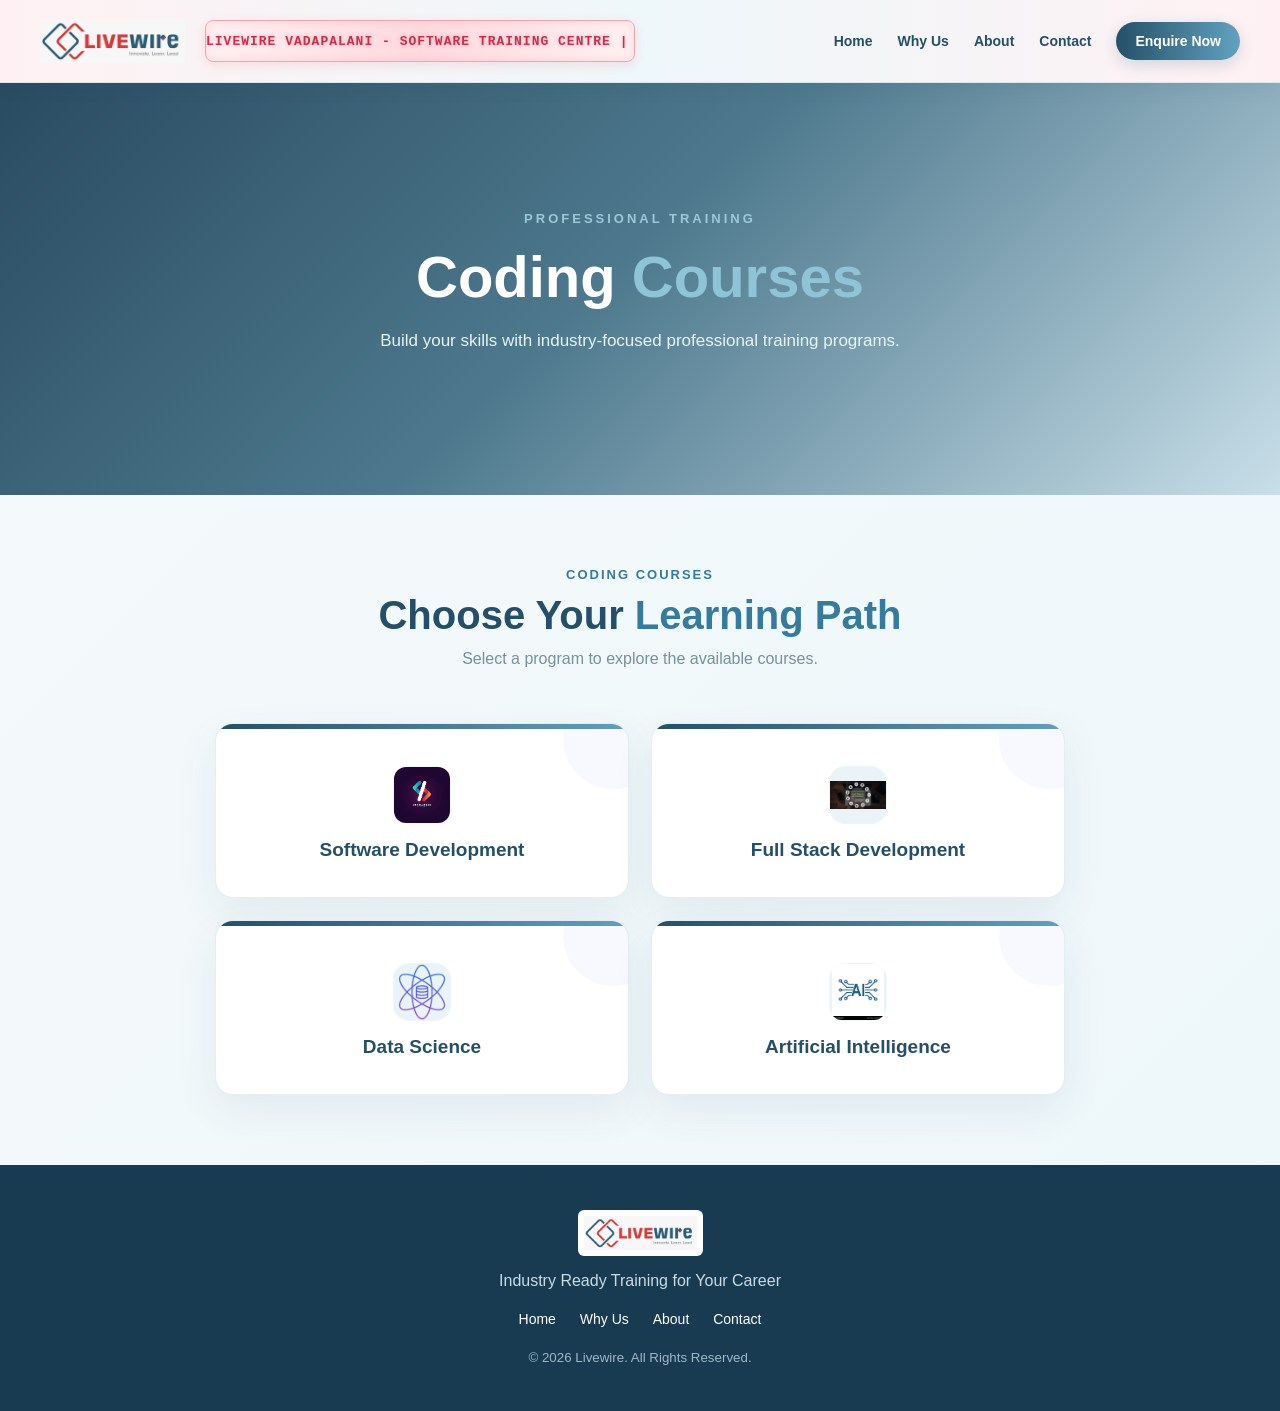
<file: coding.html>
<!DOCTYPE html>
<html lang="en">

<head>

    <meta charset="UTF-8">

    <meta name="viewport" content="width=device-width, initial-scale=1.0">

    <title>Coding Courses | Livewire</title>

    <link rel="stylesheet" href="code.css">


    <style>

        /* =========================================================
           COURSE SECTION
        ========================================================= */

        .coding-section {
            padding: 70px 20px;
        }


        /* =========================================================
           COURSE GRID
           DESKTOP = 2 TOP + 2 BOTTOM
        ========================================================= */

        .coding-grid {
            display: grid;

            grid-template-columns: repeat(2, 1fr);

            gap: 22px;

            max-width: 850px;

            margin: 40px auto 0;
        }


        /* =========================================================
           COURSE CARD
        ========================================================= */

        .coding-card {
            position: relative;

            text-decoration: none;

            padding: 28px 18px 22px;

            min-height: 175px;

            border-radius: 18px;

            display: flex;

            flex-direction: column;

            align-items: center;

            justify-content: center;

            text-align: center;

            overflow: hidden;

            transition: all 0.3s ease;

            cursor: pointer;
        }


        /* =========================================================
           BLUE TOP BAR
        ========================================================= */

        .coding-card::before {
            content: "";

            position: absolute;

            top: 0;
            left: 0;

            width: 100%;
            height: 5px;

            border-radius: 10px 10px 0 0;

            background: #4b4cff;

            opacity: 1;
        }


        /* =========================================================
           BACKGROUND CIRCLE
        ========================================================= */

        .coding-card::after {
            content: "";

            position: absolute;

            width: 100px;
            height: 100px;

            border-radius: 50%;

            background: #4b4cff;

            opacity: 0.04;

            top: -35px;
            right: -35px;

            transition: all 0.3s ease;
        }


        /* =========================================================
           ICON
        ========================================================= */

        .coding-icon {
            width: 58px;
            height: 58px;

            border-radius: 16px;

            display: flex;

            align-items: center;
            justify-content: center;

            font-size: 27px;

            margin-bottom: 15px;

            background: rgba(255, 255, 255, 0.08);

            border: 1px solid rgba(255, 255, 255, 0.15);

            transition: all 0.3s ease;

            position: relative;

            z-index: 2;
        }


        /* COURSE LOGO IMAGES */

        .coding-icon img {
            width: 100%;
            height: 100%;

            object-fit: contain;

            border-radius: 12px;

            display: block;
        }


        /* =========================================================
           TITLE
        ========================================================= */

        .coding-card h3 {
            margin: 0;

            font-size: 19px;

            font-weight: 700;

            position: relative;

            z-index: 2;
        }


        /* =========================================================
           HOVER
        ========================================================= */

        .coding-card:hover {
            transform: translateY(-7px);
        }


        .coding-card:hover .coding-icon {
            transform: scale(1.08);
        }


        .coding-card:hover::after {
            transform: scale(2);

            opacity: 0.07;
        }


        /* =========================================================
           MOBILE
        ========================================================= */

        @media (max-width: 550px) {

            .coding-grid {
                grid-template-columns: 1fr;

                max-width: 330px;
            }


            .coding-card {
                min-height: 155px;
            }

        }

    </style>

</head>


<body>


    <!-- =========================================================
         NAVBAR
    ========================================================= -->

    <header class="navbar">

        <div class="nav-container">


            <!-- LOGO -->

            <a href="index.html" class="logo">

                <img src="logo.jpeg" alt="Livewire Logo">

            </a>



            <!-- DIGITAL BOARD -->

            <div class="nav-digital-board">

                <div class="nav-digital-text">

                    LIVEWIRE VADAPALANI - SOFTWARE TRAINING CENTRE |
                    ADMISSIONS OPEN |
                    JOIN NOW

                </div>

            </div>



            <!-- NAVIGATION -->

            <nav id="mainNav">


                <a href="index.html">

                    Home

                </a>



                <a href="index.html#why-us">

                    Why Us

                </a>



                <a href="index.html#about">

                    About

                </a>



                <a href="index.html#contact">

                    Contact

                </a>



                <a href="index.html#register" class="enquire-btn">

                    Enquire Now

                </a>


            </nav>



            <!-- MOBILE MENU -->

            <div class="menu-icon" onclick="toggleMenu()">

                ☰

            </div>


        </div>

    </header>



    <!-- =========================================================
         CODING HERO
    ========================================================= -->

    <section class="coding-hero">


        <div class="coding-hero-overlay"></div>



        <div class="coding-hero-content">


            <span class="coding-label">

                PROFESSIONAL TRAINING

            </span>



            <h1>

                Coding

                <span>

                    Courses

                </span>

            </h1>



            <p>

                Build your skills with industry-focused
                professional training programs.

            </p>


        </div>


    </section>



    <!-- =========================================================
         COURSE CATEGORY
    ========================================================= -->

    <section class="coding-section">


        <div class="section-heading">


            <span>

                CODING COURSES

            </span>



            <h2>

                Choose Your

                <b>

                    Learning Path

                </b>

            </h2>



            <p>

                Select a program to explore the available courses.

            </p>


        </div>



        <!-- =====================================================
             COURSE CARDS
        ===================================================== -->

        <div class="coding-grid">



            <!-- =================================================
                 SOFTWARE DEVELOPMENT
            ================================================= -->

            <a href="software-development.html"
               class="coding-card">


                <div class="coding-icon">

                    <img src="soft-logo.avif" alt="Software Development Logo">

                </div>



                <h3>

                    Software Development

                </h3>


            </a>



            <!-- =================================================
                 FULL STACK DEVELOPMENT
            ================================================= -->

            <a href="full-stack-development.html"
               class="coding-card">


                <div class="coding-icon">

                    <img src="full-logo.jpg" alt="Full Stack Development Logo">

                </div>



                <h3>

                    Full Stack Development

                </h3>


            </a>



            <!-- =================================================
                 DATA SCIENCE
            ================================================= -->

            <a href="data-science.html"
               class="coding-card">


                <div class="coding-icon">

                    <img src="data-logo.png" alt="Data Science Logo">

                </div>



                <h3>

                    Data Science

                </h3>


            </a>



            <!-- =================================================
                 ARTIFICIAL INTELLIGENCE
            ================================================= -->

            <a href="artificial-intelligence.html"
               class="coding-card">


                <div class="coding-icon">

                    <img src="ai-logo.avif" alt="Artificial Intelligence Logo">

                </div>



                <h3>

                    Artificial Intelligence

                </h3>


            </a>


        </div>


    </section>



    <!-- =========================================================
         FOOTER
    ========================================================= -->

    <footer>


        <img src="logo.jpeg" alt="Livewire Logo">



        <p>

            Industry Ready Training for Your Career

        </p>



        <div class="footer-links">


            <a href="index.html">

                Home

            </a>



    



            <a href="index.html#why-us">

                Why Us

            </a>



            <a href="index.html#about">

                About

            </a>



            <a href="index.html#contact">

                Contact

            </a>


        </div>



        <small>

            © 2026 Livewire. All Rights Reserved.

        </small>


    </footer>



    <!-- =========================================================
         MOBILE MENU SCRIPT
    ========================================================= -->

    <script>

        function toggleMenu() {

            const nav =
                document.getElementById("mainNav");

            nav.classList.toggle("active");

        }

    </script>


</body>

</html>
</file>
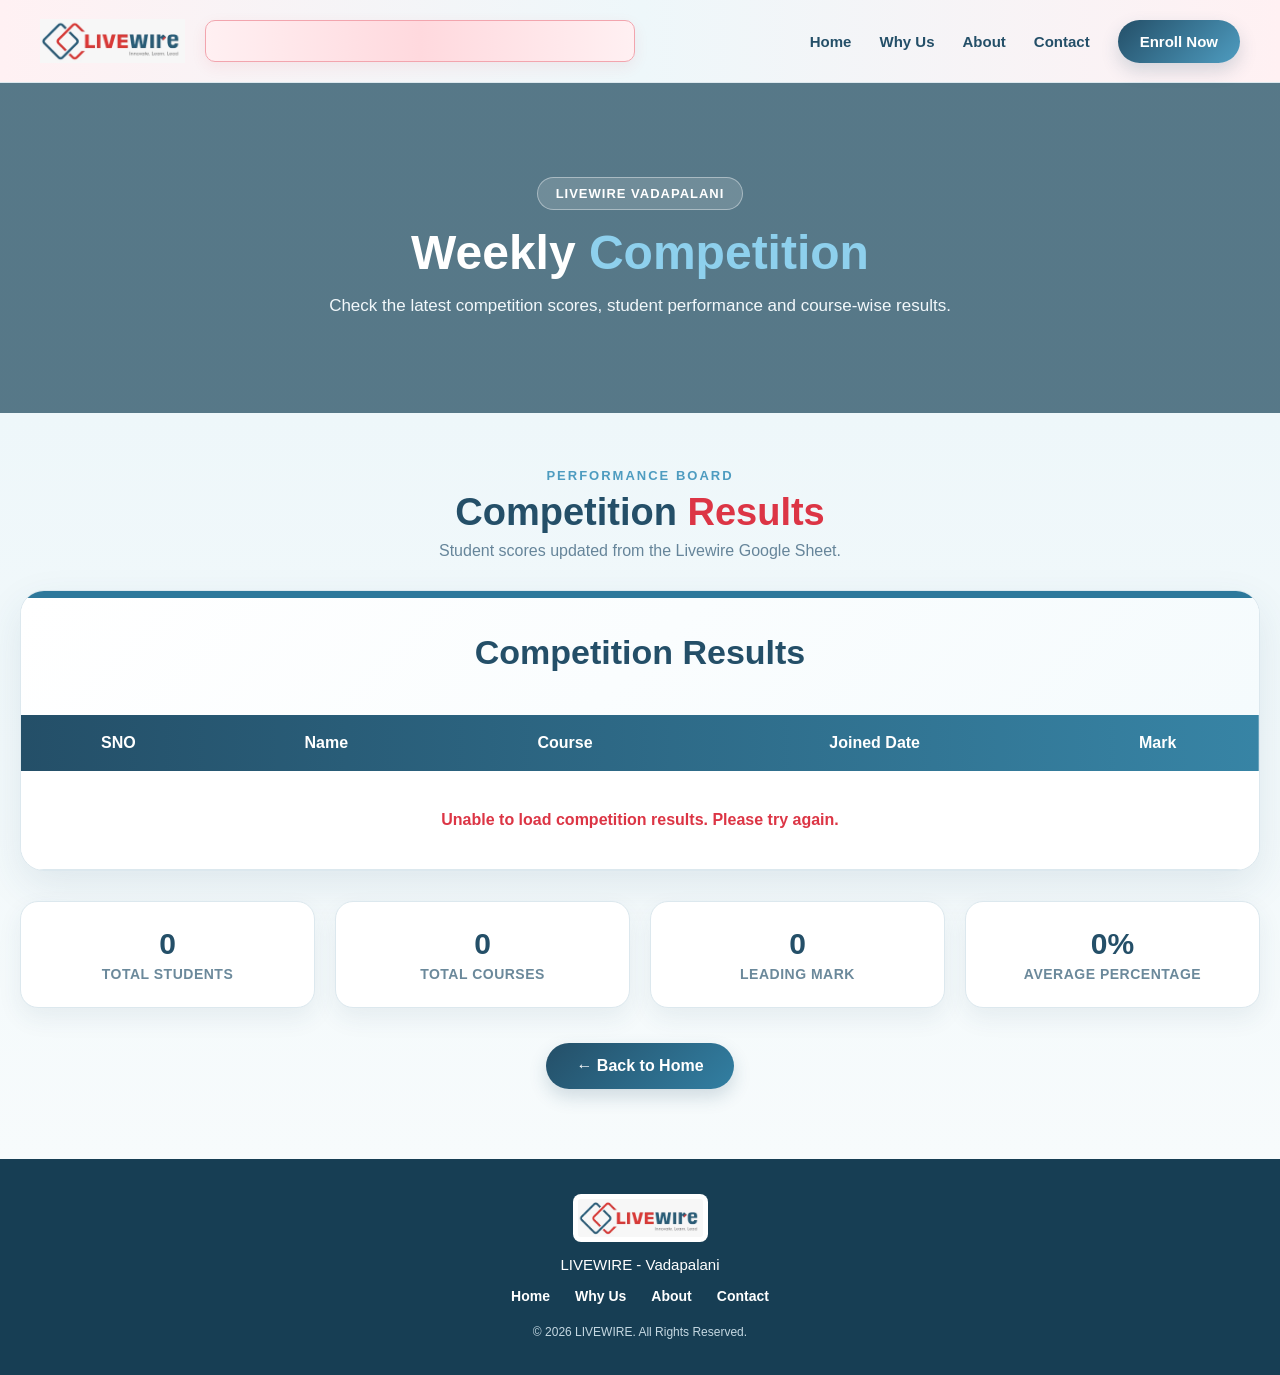
<file: competition.html>
<!DOCTYPE html>
<html lang="en">

<head>

    <meta charset="UTF-8">

    <meta name="viewport" content="width=device-width, initial-scale=1.0">

    <title>Weekly Competition | LIVEWIRE Vadapalani</title>


    <style>

        * {
            margin: 0;
            padding: 0;
            box-sizing: border-box;
        }


        html {
            scroll-behavior: smooth;
        }


        body {
            font-family: Arial, Helvetica, sans-serif;
            background: #eef7fa;
            color: #244f68;
            min-height: 100vh;
        }


        /* =========================================================
           NAVBAR
        ========================================================= */

        .navbar {
            width: 100%;

            background: linear-gradient(
                90deg,
                #fff1f3,
                #eef7fa,
                #fff1f3
            );

            border-bottom: 1px solid #dce8ee;

            position: sticky;

            top: 0;

            z-index: 1000;
        }


        .nav-container {
            max-width: 1250px;

            min-height: 82px;

            margin: auto;

            padding: 8px 25px;

            display: flex;

            align-items: center;

            gap: 20px;
        }


        /* =========================================================
           LOGO
        ========================================================= */

        .logo {
            display: flex;

            align-items: center;

            flex-shrink: 0;
        }


        .logo img {
            width: 145px;

            height: auto;

            display: block;
        }


        /* =========================================================
           DIGITAL BOARD
        ========================================================= */

        .nav-digital-board {
            width: 430px;

            height: 42px;

            overflow: hidden;

            display: flex;

            align-items: center;

            background: linear-gradient(
                90deg,
                #fff0f2,
                #ffd9de,
                #fff0f2
            );

            border: 1px solid #f2a5ae;

            border-radius: 10px;

            box-shadow:
                0 5px 15px rgba(220, 53, 69, 0.08);

            flex-shrink: 1;
        }


        .nav-digital-text {
            white-space: nowrap;

            font-size: 13px;

            font-weight: 700;

            color: #c92f4b;

            padding-left: 100%;

            animation:
                navDigitalMove 12s linear infinite;
        }


        @keyframes navDigitalMove {

            0% {
                transform: translateX(0);
            }

            100% {
                transform: translateX(-100%);
            }

        }


        /* =========================================================
           NAVIGATION
        ========================================================= */

        nav {
            margin-left: auto;

            display: flex;

            align-items: center;

            gap: 28px;
        }


        nav a {
            text-decoration: none;

            color: #244f68;

            font-size: 15px;

            font-weight: 700;

            transition: 0.3s ease;
        }


        nav a:hover {
            color: #dc3545;
        }


        /* =========================================================
           ENROLL BUTTON
        ========================================================= */

        .enquire-btn {
            background: linear-gradient(
                135deg,
                #244f68,
                #4e9cc0
            );

            color: white !important;

            padding: 13px 22px;

            border-radius: 30px;

            box-shadow:
                0 8px 18px rgba(36, 79, 104, 0.18);
        }


        .enquire-btn:hover {
            transform: translateY(-2px);

            color: white !important;
        }


        /* =========================================================
           MOBILE MENU
        ========================================================= */

        .menu-icon {
            display: none;

            font-size: 28px;

            cursor: pointer;

            color: #244f68;
        }


        /* =========================================================
           COMPETITION HERO
        ========================================================= */

        .competition-hero {

            min-height: 330px;

            background-image:

                linear-gradient(
                    rgba(15, 60, 82, 0.68),
                    rgba(15, 60, 82, 0.68)
                ),

                url(
                    "https://images.unsplash.com/photo-1523240795612-9a054b0db644?auto=format&fit=crop&w=1800&q=85"
                );

            background-size: cover;

            background-position: center;

            display: flex;

            align-items: center;

            justify-content: center;

            text-align: center;

            padding: 60px 20px;
        }


        .competition-hero-content {
            color: white;

            max-width: 850px;
        }


        .competition-badge {
            display: inline-block;

            padding: 8px 18px;

            border-radius: 30px;

            background: rgba(255,255,255,0.15);

            border: 1px solid rgba(255,255,255,0.4);

            font-size: 13px;

            font-weight: 700;

            letter-spacing: 1px;

            margin-bottom: 15px;
        }


        .competition-hero h1 {
            font-size: 48px;

            margin-bottom: 12px;

            font-weight: 800;
        }


        .competition-hero h1 span {
            color: #8ed0ed;
        }


        .competition-hero p {
            font-size: 17px;

            line-height: 1.6;

            color: #f2f8fb;
        }


        /* =========================================================
           MAIN SECTION
        ========================================================= */

        .competition-section {

            padding: 55px 20px 70px;

            background:

                linear-gradient(
                    180deg,
                    #eef7fa,
                    #f7fbfc
                );
        }


        .competition-container {

            max-width: 1280px;

            margin: auto;
        }


        /* =========================================================
           HEADING
        ========================================================= */

        .section-heading {

            text-align: center;

            margin-bottom: 30px;
        }


        .section-heading span {

            display: block;

            font-size: 13px;

            font-weight: 800;

            letter-spacing: 2px;

            color: #4e9cc0;

            margin-bottom: 8px;
        }


        .section-heading h2 {

            font-size: 38px;

            color: #244f68;

            margin-bottom: 8px;
        }


        .section-heading h2 b {
            color: #dc3545;
        }


        .section-heading p {

            color: #66859a;

            font-size: 16px;
        }


        /* =========================================================
           SCOREBOARD
        ========================================================= */

        .scoreboard {

            background: white;

            border-radius: 24px;

            overflow: hidden;

            border: 1px solid #dce8ee;

            box-shadow:
                0 15px 40px rgba(36, 79, 104, 0.10);
        }


        .scoreboard-top {

            padding: 35px 20px;

            text-align: center;

            background:

                linear-gradient(
                    135deg,
                    #ffffff,
                    #f5fbfd
                );

            border-top: 7px solid #2d789b;
        }


        .scoreboard-title {

            font-size: 34px;

            font-weight: 800;

            color: #244f68;

            margin-bottom: 8px;
        }


        /* =========================================================
           TABLE
        ========================================================= */

        .table-wrapper {

            width: 100%;

            overflow-x: auto;
        }


        table {

            width: 100%;

            border-collapse: collapse;

            min-width: 750px;
        }


        thead {

            background:

                linear-gradient(
                    90deg,
                    #244f68,
                    #3784a5
                );

            color: white;
        }


        th {

            padding: 19px 15px;

            font-size: 16px;

            font-weight: 800;

            text-align: center;
        }


        td {

            padding: 19px 15px;

            text-align: center;

            font-size: 16px;

            color: #244f68;

            border-bottom: 1px solid #dce8ee;

            background: white;
        }


        tbody tr:nth-child(even) td {
            background: #f2f8fa;
        }


        tbody tr:hover td {
            background: #e8f4f8;
        }


        .student-name {
            font-weight: 700;
        }


        .course-name {
            font-weight: 600;
        }


        .joined-date {

            font-weight: 700;

            color: #327fa2;
        }


        .mark {

            font-size: 20px;

            font-weight: 800;

            color: #2d789b;
        }


        /* =========================================================
           LOADING
        ========================================================= */

        .loading {

            text-align: center;

            padding: 40px;

            font-size: 17px;

            color: #66859a;
        }


        .error-message {

            text-align: center;

            padding: 40px;

            color: #dc3545;

            font-weight: 700;
        }


        /* =========================================================
           STATISTICS
        ========================================================= */

        .stats-bar {

            margin-top: 30px;

            display: grid;

            grid-template-columns:
                repeat(4, 1fr);

            gap: 20px;
        }


        .stat-card {

            background: white;

            border: 1px solid #dce8ee;

            border-radius: 18px;

            padding: 25px 20px;

            text-align: center;

            box-shadow:
                0 10px 25px rgba(36, 79, 104, 0.08);

            transition: 0.3s ease;
        }


        .stat-card:hover {

            transform: translateY(-4px);

            box-shadow:
                0 15px 30px rgba(36, 79, 104, 0.12);
        }


        .stat-number {

            font-size: 30px;

            font-weight: 800;

            color: #244f68;

            margin-bottom: 5px;
        }


        /* =========================================================
           LEADING MARK
        ========================================================= */

        #leadingMark {

            color: #244f68;
        }


        .stat-label {

            font-size: 14px;

            font-weight: 700;

            color: #6b899b;

            text-transform: uppercase;

            letter-spacing: 0.5px;
        }


        /* =========================================================
           BACK HOME
        ========================================================= */

        .back-home {

            display: flex;

            justify-content: center;

            margin-top: 35px;
        }


        .back-home a {

            display: inline-block;

            text-decoration: none;

            color: white;

            background:

                linear-gradient(
                    135deg,
                    #244f68,
                    #327fa2
                );

            padding: 14px 30px;

            border-radius: 30px;

            font-size: 16px;

            font-weight: 700;

            transition: 0.3s ease;

            box-shadow:
                0 8px 18px rgba(36, 79, 104, 0.18);
        }


        .back-home a:hover {
            transform: translateY(-3px);
        }


        /* =========================================================
           FOOTER
        ========================================================= */

        footer {

            background: #173e54;

            color: white;

            text-align: center;

            padding: 35px 20px;
        }


        footer img {

            width: 135px;

            margin-bottom: 10px;

            background: white;

            padding: 5px;

            border-radius: 8px;
        }


        footer p {

            margin-bottom: 15px;

            font-size: 15px;
        }


        .footer-links {

            display: flex;

            justify-content: center;

            gap: 25px;

            margin-bottom: 18px;

            flex-wrap: wrap;
        }


        .footer-links a {

            color: white;

            text-decoration: none;

            font-size: 14px;

            font-weight: 600;
        }


        .footer-links a:hover {
            color: #8ed0ed;
        }


        footer small {

            color: #c5d8e2;

            font-size: 12px;
        }


        /* =========================================================
           TABLET
        ========================================================= */

        @media (max-width: 900px) {

            .nav-container {

                padding: 8px 15px;

                gap: 10px;
            }


            .logo img {
                width: 120px;
            }


            .nav-digital-board {

                width: 260px;

                height: 38px;
            }


            .nav-digital-text {
                font-size: 11px;
            }


            nav {

                display: none;

                position: absolute;

                top: 82px;

                left: 0;

                width: 100%;

                background: white;

                padding: 20px;

                flex-direction: column;

                gap: 18px;

                box-shadow:
                    0 10px 20px rgba(0,0,0,0.08);
            }


            nav.active {
                display: flex;
            }


            .menu-icon {

                display: block;

                margin-left: auto;
            }


            .competition-hero {
                min-height: 300px;
            }


            .competition-hero h1 {
                font-size: 36px;
            }


            .competition-hero p {
                font-size: 15px;
            }


            .section-heading h2 {
                font-size: 30px;
            }


            .scoreboard-title {
                font-size: 27px;
            }


            .stats-bar {
                grid-template-columns: repeat(2, 1fr);
            }

        }


        /* =========================================================
           MOBILE
        ========================================================= */

        @media (max-width: 600px) {

            .nav-container {

                min-height: 70px;
            }


            .logo img {
                width: 105px;
            }


            .nav-digital-board {

                width: 180px;

                height: 34px;
            }


            .nav-digital-text {
                font-size: 9px;
            }


            .competition-hero {

                min-height: 260px;

                padding: 40px 15px;
            }


            .competition-hero h1 {
                font-size: 30px;
            }


            .competition-section {

                padding: 40px 12px 60px;
            }


            .scoreboard {
                border-radius: 18px;
            }


            .scoreboard-top {

                padding: 25px 15px;
            }


            .scoreboard-title {
                font-size: 23px;
            }


            th,
            td {

                padding: 15px 10px;

                font-size: 14px;
            }


            .mark {
                font-size: 17px;
            }


            .stats-bar {

                grid-template-columns: 1fr 1fr;

                gap: 12px;
            }


            .stat-card {

                padding: 20px 10px;
            }


            .stat-number {
                font-size: 25px;
            }


            .stat-label {
                font-size: 11px;
            }

        }

    </style>

</head>


<body>


<!-- =========================================================
     NAVBAR
========================================================= -->

<header class="navbar">

    <div class="nav-container">


        <div class="logo">

            <img
                src="logo.jpeg"
                alt="LIVEWIRE Vadapalani"
            >

        </div>


        <div class="nav-digital-board">

            <div class="nav-digital-text">

                LIVEWIRE VADAPALANI -
                SOFTWARE TRAINING CENTRE |
                ADMISSION OPEN |
                JOIN NOW

            </div>

        </div>


        <nav id="navMenu">

            <a href="index.html">
                Home
            </a>


            <a href="index.html#why-us">
                Why Us
            </a>


            <a href="index.html#about">
                About
            </a>


            <a href="index.html#contact">
                Contact
            </a>


            <a
                href="index.html#register"
                class="enquire-btn"
            >
                Enroll Now
            </a>

        </nav>


        <div
            class="menu-icon"
            onclick="toggleMenu()"
        >
            ☰
        </div>

    </div>

</header>



<!-- =========================================================
     COMPETITION HERO
========================================================= -->

<section class="competition-hero">

    <div class="competition-hero-content">

        <div class="competition-badge">
            LIVEWIRE VADAPALANI
        </div>


        <h1>
            Weekly <span>Competition</span>
        </h1>


        <p>
            Check the latest competition scores,
            student performance and course-wise results.
        </p>

    </div>

</section>



<!-- =========================================================
     COMPETITION SECTION
========================================================= -->

<section class="competition-section">

    <div class="competition-container">


        <div class="section-heading">

            <span>
                PERFORMANCE BOARD
            </span>


            <h2>
                Competition <b>Results</b>
            </h2>


            <p>
                Student scores updated from the Livewire Google Sheet.
            </p>

        </div>



        <!-- =====================================================
             SCOREBOARD
        ====================================================== -->

        <div class="scoreboard">


            <div class="scoreboard-top">

                <div class="scoreboard-title">

                    Competition Results

                </div>

            </div>



            <div class="table-wrapper">

                <table>

                    <thead>

                        <tr>

                            <th>
                                SNO
                            </th>

                            <th>
                                Name
                            </th>

                            <th>
                                Course
                            </th>

                            <th>
                                Joined Date
                            </th>

                            <th>
                                Mark
                            </th>

                        </tr>

                    </thead>


                    <tbody id="competitionBody">

                        <tr>

                            <td
                                colspan="5"
                                class="loading"
                            >
                                Loading competition results...
                            </td>

                        </tr>

                    </tbody>

                </table>

            </div>

        </div>



        <!-- =====================================================
             STATISTICS
        ====================================================== -->

        <div class="stats-bar">


            <!-- TOTAL STUDENTS -->

            <div class="stat-card">

                <div
                    class="stat-number"
                    id="totalStudents"
                >
                    0
                </div>


                <div class="stat-label">
                    Total Students
                </div>

            </div>



            <!-- TOTAL COURSES -->

            <div class="stat-card">

                <div
                    class="stat-number"
                    id="totalCourses"
                >
                    0
                </div>


                <div class="stat-label">
                    Total Courses
                </div>

            </div>



            <!-- LEADING MARK -->

            <div class="stat-card">

                <div
                    class="stat-number"
                    id="leadingMark"
                >
                    0
                </div>


                <div class="stat-label">
                    Leading Mark
                </div>

            </div>



            <!-- AVERAGE MARK -->

            <div class="stat-card">

                <div
                    class="stat-number"
                    id="averageMark"
                >
                    0%
                </div>


                <div class="stat-label">
                    Average Percentage
                </div>

            </div>

        </div>



        <!-- =====================================================
             BACK HOME
        ====================================================== -->

        <div class="back-home">

            <a href="index.html">
                ← Back to Home
            </a>

        </div>

    </div>

</section>



<!-- =========================================================
     FOOTER
========================================================= -->

<footer>

    <img
        src="logo.jpeg"
        alt="LIVEWIRE"
    >


    <p>
        LIVEWIRE - Vadapalani
    </p>


    <div class="footer-links">

        <a href="index.html">
            Home
        </a>


        <a href="index.html#why-us">
            Why Us
        </a>


        <a href="index.html#about">
            About
        </a>


        <a href="index.html#contact">
            Contact
        </a>

    </div>


    <small>
        © 2026 LIVEWIRE. All Rights Reserved.
    </small>

</footer>



<!-- =========================================================
     JAVASCRIPT
========================================================= -->

<script>


/* =========================================================
   GOOGLE APPS SCRIPT WEB APP URL
========================================================= */

const API_URL =
"https://script.google.com/macros/s/AKfycbxxFu4sx7iNpyB2j8CRsUq_A4s2MKJK6c-TTfVbX_hOdIAVCkdXnMA3rnrlD2zzmMdC/exec";



/* =========================================================
   LOAD COMPETITION DATA
========================================================= */

async function loadCompetitionData() {

    const tableBody =
        document.getElementById("competitionBody");


    try {

        const response = await fetch(

            API_URL + "?t=" + Date.now(),

            {
                method: "GET",

                cache: "no-store"
            }

        );


        if (!response.ok) {

            throw new Error(
                "Unable to connect to Google Sheet."
            );

        }


        const data =
            await response.json();


        console.log(
            "LIVEWIRE Competition Data:",
            data
        );


        /* =====================================================
           CHECK DATA
        ====================================================== */

        if (
            !Array.isArray(data) ||
            data.length === 0
        ) {

            tableBody.innerHTML = `

                <tr>

                    <td
                        colspan="5"
                        class="loading"
                    >
                        No competition results available.
                    </td>

                </tr>

            `;


            updateStatistics([]);


            return;

        }



        /* =====================================================
           CLEAR TABLE
        ====================================================== */

        tableBody.innerHTML = "";



        /* =====================================================
           DISPLAY STUDENTS
        ====================================================== */

        data.forEach(
            (student, index) => {


                const row =
                    document.createElement("tr");


                /* =================================================
                   SNO
                ================================================= */

                const sno =
                    student.sno !== undefined &&
                    student.sno !== null &&
                    student.sno !== ""

                        ? student.sno

                        : index + 1;



                /* =================================================
                   NAME
                ================================================= */

                const name =
                    student.name !== undefined &&
                    student.name !== null

                        ? student.name

                        : "";



                /* =================================================
                   COURSE
                ================================================= */

                const course =
                    student.course !== undefined &&
                    student.course !== null

                        ? student.course

                        : "";



                /* =================================================
                   JOINED DATE
                ================================================= */

                const joinedDate =
                    student.joinedDate !== undefined &&
                    student.joinedDate !== null

                        ? student.joinedDate

                        : "";



                /* =================================================
                   MARK
                ================================================= */

                const mark =
                    student.mark !== undefined &&
                    student.mark !== null

                        ? student.mark

                        : "";



                row.innerHTML = `

                    <td>
                        ${escapeHTML(sno)}
                    </td>


                    <td class="student-name">
                        ${escapeHTML(name)}
                    </td>


                    <td class="course-name">
                        ${escapeHTML(course)}
                    </td>


                    <td class="joined-date">
                        ${escapeHTML(joinedDate)}
                    </td>


                    <td class="mark">
                        ${escapeHTML(mark)}
                    </td>

                `;


                tableBody.appendChild(row);

            }
        );



        /* =====================================================
           UPDATE STATISTICS
        ====================================================== */

        updateStatistics(data);


    }


    catch (error) {


        console.error(
            "Competition loading error:",
            error
        );


        tableBody.innerHTML = `

            <tr>

                <td
                    colspan="5"
                    class="error-message"
                >
                    Unable to load competition results.
                    Please try again.
                </td>

            </tr>

        `;


        document.getElementById(
            "totalStudents"
        ).textContent = "0";


        document.getElementById(
            "totalCourses"
        ).textContent = "0";


        document.getElementById(
            "leadingMark"
        ).textContent = "0";


        document.getElementById(
            "averageMark"
        ).textContent = "0%";

    }

}



/* =========================================================
   UPDATE STATISTICS
========================================================= */

function updateStatistics(data) {


    /* =====================================================
       TOTAL STUDENTS
    ====================================================== */

    const totalStudents =
        data.length;


    document.getElementById(
        "totalStudents"
    ).textContent =
        totalStudents;



    /* =====================================================
       TOTAL UNIQUE COURSES
    ====================================================== */

    const courses =
        data

            .map(
                student =>
                    String(
                        student.course ?? ""
                    ).trim()
            )

            .filter(
                course =>
                    course !== ""
            );


    const uniqueCourses =
        new Set(courses);


    document.getElementById(
        "totalCourses"
    ).textContent =
        uniqueCourses.size;



    /* =====================================================
       MARKS
    ====================================================== */

    const marks =
        data

            .map(
                student => {

                    const value =
                        String(
                            student.mark ?? ""
                        ).trim();


                    return parseFloat(value);

                }
            )

            .filter(
                mark =>
                    !isNaN(mark)
            );



    /* =====================================================
       LEADING MARK
       HIGHEST MARK
    ====================================================== */

    let leadingMark = 0;


    if (marks.length > 0) {

        leadingMark =
            Math.max(...marks);

    }


    document.getElementById(
        "leadingMark"
    ).textContent =
        leadingMark;



    /* =====================================================
       AVERAGE MARK
    ====================================================== */

    let average = 0;


    if (marks.length > 0) {


        const total =
            marks.reduce(
                (
                    sum,
                    mark
                ) =>
                    sum + mark,

                0
            );


        average =
            total / marks.length;

    }


    document.getElementById(
        "averageMark"
    ).textContent =
        average.toFixed(1) + "%";

}



/* =========================================================
   HTML ESCAPE
========================================================= */

function escapeHTML(value) {

    return String(value)

        .replace(
            /&/g,
            "&amp;"
        )

        .replace(
            /</g,
            "&lt;"
        )

        .replace(
            />/g,
            "&gt;"
        )

        .replace(
            /"/g,
            "&quot;"
        )

        .replace(
            /'/g,
            "&#039;"
        );

}



/* =========================================================
   MOBILE MENU
========================================================= */

function toggleMenu() {

    const navMenu =
        document.getElementById(
            "navMenu"
        );


    navMenu.classList.toggle(
        "active"
    );

}



/* =========================================================
   START
========================================================= */

document.addEventListener(
    "DOMContentLoaded",
    function () {

        loadCompetitionData();

    }
);


</script>


</body>

</html>
</file>
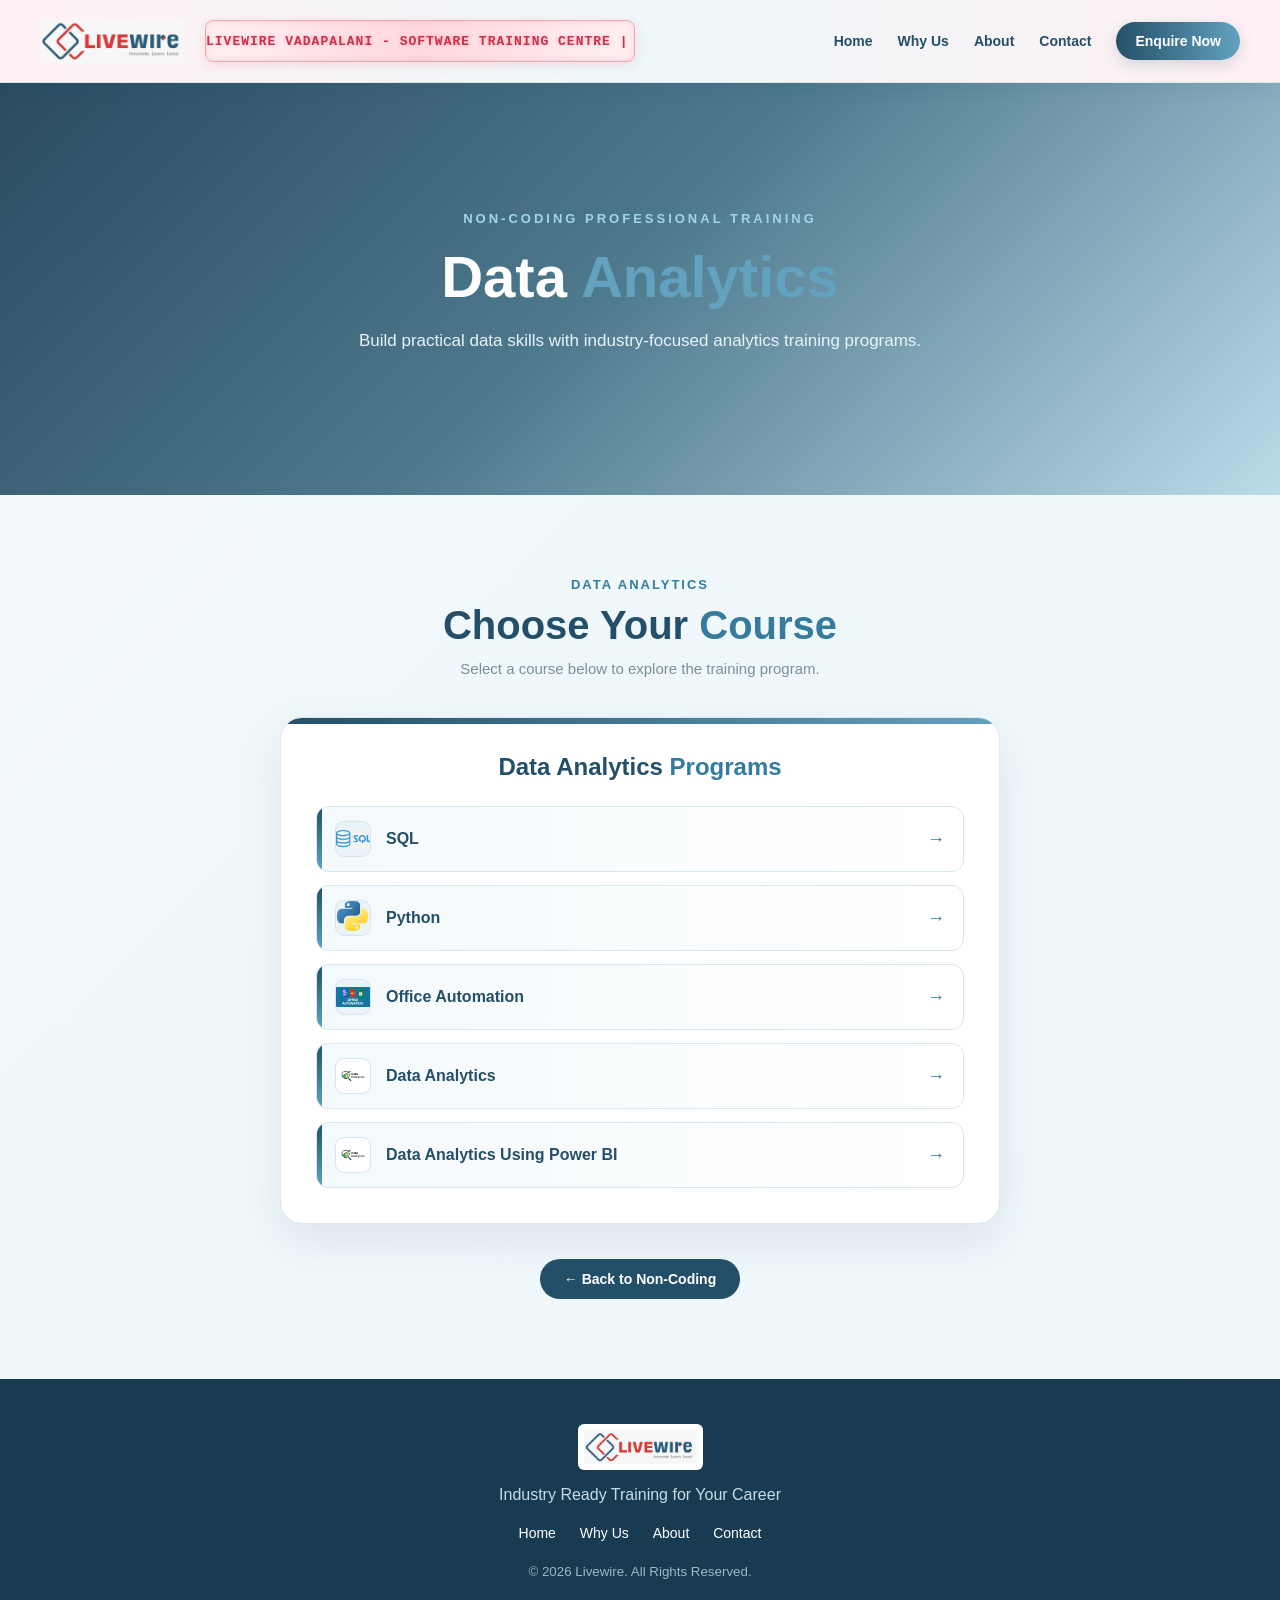
<file: data-analytics.html>
<!DOCTYPE html>
<html lang="en">

<head>

    <meta charset="UTF-8">

    <meta name="viewport" content="width=device-width, initial-scale=1.0">

    <title>Data Analytics | Livewire Vadapalani</title>

    <link rel="stylesheet" href="code.css">

    <style>

        /* =========================================================
           DATA ANALYTICS HERO
        ========================================================= */

        .coding-hero {

            min-height: 55vh;

            position: relative;

            display: flex;

            align-items: center;

            justify-content: center;

            background-image:
                url("https://images.unsplash.com/photo-1551288049-bebda4e38f71?auto=format&fit=crop&w=2000&q=85");

            background-size: cover;

            background-position: center;

        }


        /* =========================================================
           HERO OVERLAY
        ========================================================= */

        .coding-hero-overlay {

            position: absolute;

            inset: 0;

            background:
                linear-gradient(
                    135deg,
                    rgba(24, 59, 82, 0.94),
                    rgba(38, 91, 116, 0.82),
                    rgba(76, 160, 194, 0.38)
                );

        }


        /* =========================================================
           HERO CONTENT
        ========================================================= */

        .coding-hero-content {

            position: relative;

            z-index: 2;

            text-align: center;

            color: white;

            padding: 130px 20px 60px;

        }


        .coding-label {

            font-size: 13px;

            letter-spacing: 3px;

            font-weight: bold;

            color: #9ed7ea;

        }


        .coding-hero h1 {

            font-size: 58px;

            margin: 18px 0;

            line-height: 1.1;

        }


        .coding-hero h1 span {

            color: #62a2bf;

        }


        .coding-hero-content p {

            max-width: 650px;

            margin: auto;

            font-size: 17px;

            line-height: 1.7;

            color: #e8f4f7;

        }


        /* =========================================================
           DATA ANALYTICS SECTION
        ========================================================= */

        .coding-section {

            padding: 80px 20px;

            background:
                linear-gradient(
                    135deg,
                    #f2f8fb,
                    #eef7fa
                );

        }


        /* =========================================================
           SECTION HEADING
        ========================================================= */

        .section-heading {

            text-align: center;

            margin-bottom: 40px;

        }


        .section-heading span {

            color: #347b9d;

            font-size: 13px;

            font-weight: bold;

            letter-spacing: 2px;

        }


        .section-heading h2 {

            font-size: 40px;

            color: #244f68;

            margin-top: 10px;

        }


        .section-heading h2 b {

            color: #347b9d;

        }


        .section-heading p {

            color: #78909c;

            margin-top: 12px;

            font-size: 15px;

        }


        /* =========================================================
           COURSE BAR
        ========================================================= */

        .data-course-bar {

            width: 100%;

            max-width: 720px;

            margin: 0 auto;

            padding: 35px;

            background: #ffffff;

            border-radius: 22px;

            border: 1px solid #dce8ed;

            box-shadow:
                0 18px 45px rgba(36, 79, 104, 0.10);

            position: relative;

            overflow: hidden;

        }


        /* =========================================================
           BLUE TOP BAR
        ========================================================= */

        .data-course-bar::before {

            content: "";

            position: absolute;

            top: 0;

            left: 0;

            width: 100%;

            height: 6px;

            background:
                linear-gradient(
                    90deg,
                    #244f68,
                    #62a2bf
                );

        }


        /* =========================================================
           COURSE BAR TITLE
        ========================================================= */

        .data-course-title {

            text-align: center;

            color: #244f68;

            font-size: 24px;

            font-weight: 700;

            margin-bottom: 25px;

        }


        .data-course-title span {

            color: #347b9d;

        }


        /* =========================================================
           COURSE BUTTON LIST
        ========================================================= */

        .data-course-list {

            display: flex;

            flex-direction: column;

            gap: 13px;

        }


        /* =========================================================
           COURSE BUTTON
        ========================================================= */

        .data-course-btn {

            width: 100%;

            min-height: 58px;

            display: flex;

            align-items: center;

            justify-content: flex-start;

            gap: 15px;

            padding: 14px 18px;

            border-radius: 12px;

            border: 1px solid #d8e7ed;

            background:
                linear-gradient(
                    90deg,
                    #f4f9fb,
                    #ffffff
                );

            color: #244f68;

            text-decoration: none;

            font-size: 16px;

            font-weight: 700;

            transition: all 0.3s ease;

            position: relative;

            overflow: hidden;

        }


        /* =========================================================
           BUTTON LEFT BLUE LINE
        ========================================================= */

        .data-course-btn::before {

            content: "";

            position: absolute;

            left: 0;

            top: 0;

            width: 5px;

            height: 100%;

            background:
                linear-gradient(
                    180deg,
                    #244f68,
                    #62a2bf
                );

            border-radius: 10px 0 0 10px;

        }


        /* =========================================================
           COURSE ICON
        ========================================================= */

        .data-course-icon {

            width: 36px;

            height: 36px;

            min-width: 36px;

            border-radius: 9px;

            display: flex;

            align-items: center;

            justify-content: center;

            background: #eaf4f8;

            border: 1px solid #d3e7ef;

            color: #244f68;

            font-size: 18px;

            overflow: hidden;

        }


        /* =========================================================
           COURSE ICON IMAGE
        ========================================================= */

        .data-course-icon img {

            width: 100%;

            height: 100%;

            object-fit: contain;

            display: block;

            border-radius: 8px;

        }


        /* =========================================================
           ARROW
        ========================================================= */

        .data-course-arrow {

            margin-left: auto;

            color: #347b9d;

            font-size: 18px;

            transition: 0.3s;

        }


        /* =========================================================
           HOVER
        ========================================================= */

        .data-course-btn:hover {

            transform: translateX(5px);

            background:
                linear-gradient(
                    90deg,
                    #eaf4f8,
                    #f8fcfd
                );

            border-color: #a9ccdc;

            box-shadow:
                0 8px 22px rgba(36, 79, 104, 0.10);

        }


        .data-course-btn:hover .data-course-arrow {

            transform: translateX(5px);

            color: #244f68;

        }


        .data-course-btn:hover .data-course-icon {

            transform: scale(1.06);

            background: #dceef5;

        }


        /* =========================================================
           VISITED / ACTIVE FIX
        ========================================================= */

        .data-course-btn:visited,
        .data-course-btn:active,
        .data-course-btn:focus {

            color: #244f68;

            text-decoration: none;

        }


        /* =========================================================
           BACK BUTTON
        ========================================================= */

        .back-course-btn {

            display: block;

            width: fit-content;

            margin: 35px auto 0;

            padding: 12px 24px;

            border-radius: 25px;

            text-decoration: none;

            background: #244f68;

            color: white;

            font-size: 14px;

            font-weight: 700;

            transition: 0.3s;

        }


        .back-course-btn:hover {

            background: #347b9d;

            transform: translateY(-2px);

        }


        /* =========================================================
           MOBILE
        ========================================================= */

        @media (max-width: 600px) {

            .coding-hero {

                min-height: 65vh;

                background-image:
                    linear-gradient(
                        135deg,
                        rgba(11, 35, 52, 0.94),
                        rgba(24, 79, 102, 0.80),
                        rgba(76, 160, 194, 0.38)
                    ),
                    url("https://images.unsplash.com/photo-1551288049-bebda4e38f71?auto=format&fit=crop&w=1200&q=90");

                background-size: cover;

                background-position: center;

            }


            .coding-hero-content {

                padding: 165px 22px 55px;

            }


            .coding-label {

                font-size: 11px;

                letter-spacing: 2px;

            }


            .coding-hero h1 {

                font-size: 42px;

            }


            .coding-hero-content p {

                font-size: 15px;

            }


            .coding-section {

                padding: 65px 18px;

            }


            .section-heading {

                margin-bottom: 30px;

            }


            .section-heading h2 {

                font-size: 31px;

            }


            .section-heading p {

                font-size: 14px;

                line-height: 1.6;

            }


            .data-course-bar {

                padding: 27px 18px 22px;

                border-radius: 18px;

            }


            .data-course-title {

                font-size: 21px;

                margin-bottom: 20px;

            }


            .data-course-list {

                gap: 11px;

            }


            .data-course-btn {

                min-height: 55px;

                padding: 12px 13px;

                gap: 11px;

                font-size: 14px;

            }


            .data-course-icon {

                width: 34px;

                height: 34px;

                min-width: 34px;

                font-size: 16px;

            }


            .data-course-arrow {

                font-size: 16px;

            }

        }


        /* =========================================================
           VERY SMALL MOBILE
        ========================================================= */

        @media (max-width: 380px) {

            .coding-hero h1 {

                font-size: 36px;

            }


            .coding-section {

                padding-left: 14px;

                padding-right: 14px;

            }


            .data-course-bar {

                padding: 25px 14px 20px;

            }


            .data-course-btn {

                font-size: 13px;

            }

        }

    </style>

</head>


<body>


    <!-- =========================================================
         NAVBAR
    ========================================================= -->

    <header class="navbar">

        <div class="nav-container">


            <!-- LOGO -->

            <a href="index.html" class="logo">

                <img src="logo.jpeg" alt="Livewire Logo">

            </a>


            <!-- DIGITAL BOARD -->

            <div class="nav-digital-board">

                <div class="nav-digital-text">

                    LIVEWIRE VADAPALANI - SOFTWARE TRAINING CENTRE |
                    ADMISSIONS OPEN |
                    JOIN NOW

                </div>

            </div>


            <!-- NAVIGATION -->

            <nav id="mainNav">

                <a href="index.html">
                    Home
                </a>


                <a href="index.html#why-us">
                    Why Us
                </a>


                <a href="index.html#about">
                    About
                </a>


                <a href="index.html#contact">
                    Contact
                </a>


                <a href="index.html#register" class="enquire-btn">
                    Enquire Now
                </a>

            </nav>


            <!-- MOBILE MENU -->

            <div class="menu-icon" onclick="toggleMenu()">

                ☰

            </div>

        </div>

    </header>



    <!-- =========================================================
         DATA ANALYTICS HERO
    ========================================================= -->

    <section class="coding-hero">

        <div class="coding-hero-overlay"></div>


        <div class="coding-hero-content">

            <span class="coding-label">

                NON-CODING PROFESSIONAL TRAINING

            </span>


            <h1>

                Data

                <span>
                    Analytics
                </span>

            </h1>


            <p>

                Build practical data skills with
                industry-focused analytics training programs.

            </p>

        </div>

    </section>



    <!-- =========================================================
         DATA ANALYTICS COURSES
    ========================================================= -->

    <section class="coding-section">


        <div class="section-heading">

            <span>

                DATA ANALYTICS

            </span>


            <h2>

                Choose Your

                <b>
                    Course
                </b>

            </h2>


            <p>

                Select a course below to explore the training program.

            </p>

        </div>



        <!-- =====================================================
             COURSE BAR
        ===================================================== -->

        <div class="data-course-bar">


            <div class="data-course-title">

                Data Analytics
                <span>Programs</span>

            </div>


            <div class="data-course-list">


                <!-- SQL -->

                <a
                    href="courseon-sql.pdf"
                    class="data-course-btn"
                    target="_blank"
                >

                    <span class="data-course-icon">

                        <img
                            src="sql-logo.webp"
                            alt="SQL Logo"
                        >

                    </span>

                    <span>
                        SQL
                    </span>

                    <span class="data-course-arrow">
                        →
                    </span>

                </a>



                <!-- PYTHON -->

                <a
                    href="courseon-py.pdf"
                    class="data-course-btn"
                    target="_blank"
                >

                    <span class="data-course-icon">

                        <img
                            src="python-logo.png"
                            alt="Python Logo"
                        >

                    </span>

                    <span>
                        Python
                    </span>

                    <span class="data-course-arrow">
                        →
                    </span>

                </a>



                <!-- OFFICE AUTOMATION -->

                <a
                    href="courseon-OA.pdf"
                    class="data-course-btn"
                    target="_blank"
                >

                    <span class="data-course-icon">

                        <img
                            src="oa-logo.jfif"
                            alt="Office Automation Logo"
                        >

                    </span>

                    <span>
                        Office Automation
                    </span>

                    <span class="data-course-arrow">
                        →
                    </span>

                </a>



                <!-- DATA ANALYTICS -->

                <a
                    href="courseon-data.pdf"
                    class="data-course-btn"
                    target="_blank"
                >

                    <span class="data-course-icon">

                        <img
                            src="da-logo.jpg"
                            alt="Data Analytics Logo"
                        >

                    </span>

                    <span>
                        Data Analytics
                    </span>

                    <span class="data-course-arrow">
                        →
                    </span>

                </a>



                <!-- POWER BI -->

                <a
                    href="courseon-dataBI.pdf"
                    class="data-course-btn"
                    target="_blank"
                >

                    <span class="data-course-icon">

                        <img
                            src="da-logo.jpg"
                            alt="Data Analytics Using Power BI Logo"
                        >

                    </span>

                    <span>
                        Data Analytics Using Power BI
                    </span>

                    <span class="data-course-arrow">
                        →
                    </span>

                </a>


            </div>

        </div>



        <!-- BACK -->

        <a href="noncoding.html" class="back-course-btn">

            ← Back to Non-Coding

        </a>


    </section>



    <!-- =========================================================
         FOOTER
    ========================================================= -->

    <footer>


        <img src="logo.jpeg" alt="Livewire Logo">


        <p>

            Industry Ready Training for Your Career

        </p>


        <div class="footer-links">


            <a href="index.html">
                Home
            </a>


            <a href="index.html#why-us">
                Why Us
            </a>


            <a href="index.html#about">
                About
            </a>


            <a href="index.html#contact">
                Contact
            </a>

        </div>


        <small>

            © 2026 Livewire. All Rights Reserved.

        </small>


    </footer>



    <!-- =========================================================
         MOBILE MENU SCRIPT
    ========================================================= -->

    <script>

        function toggleMenu() {

            const nav =
                document.getElementById("mainNav");

            nav.classList.toggle("active");

        }

    </script>


</body>

</html>
</file>
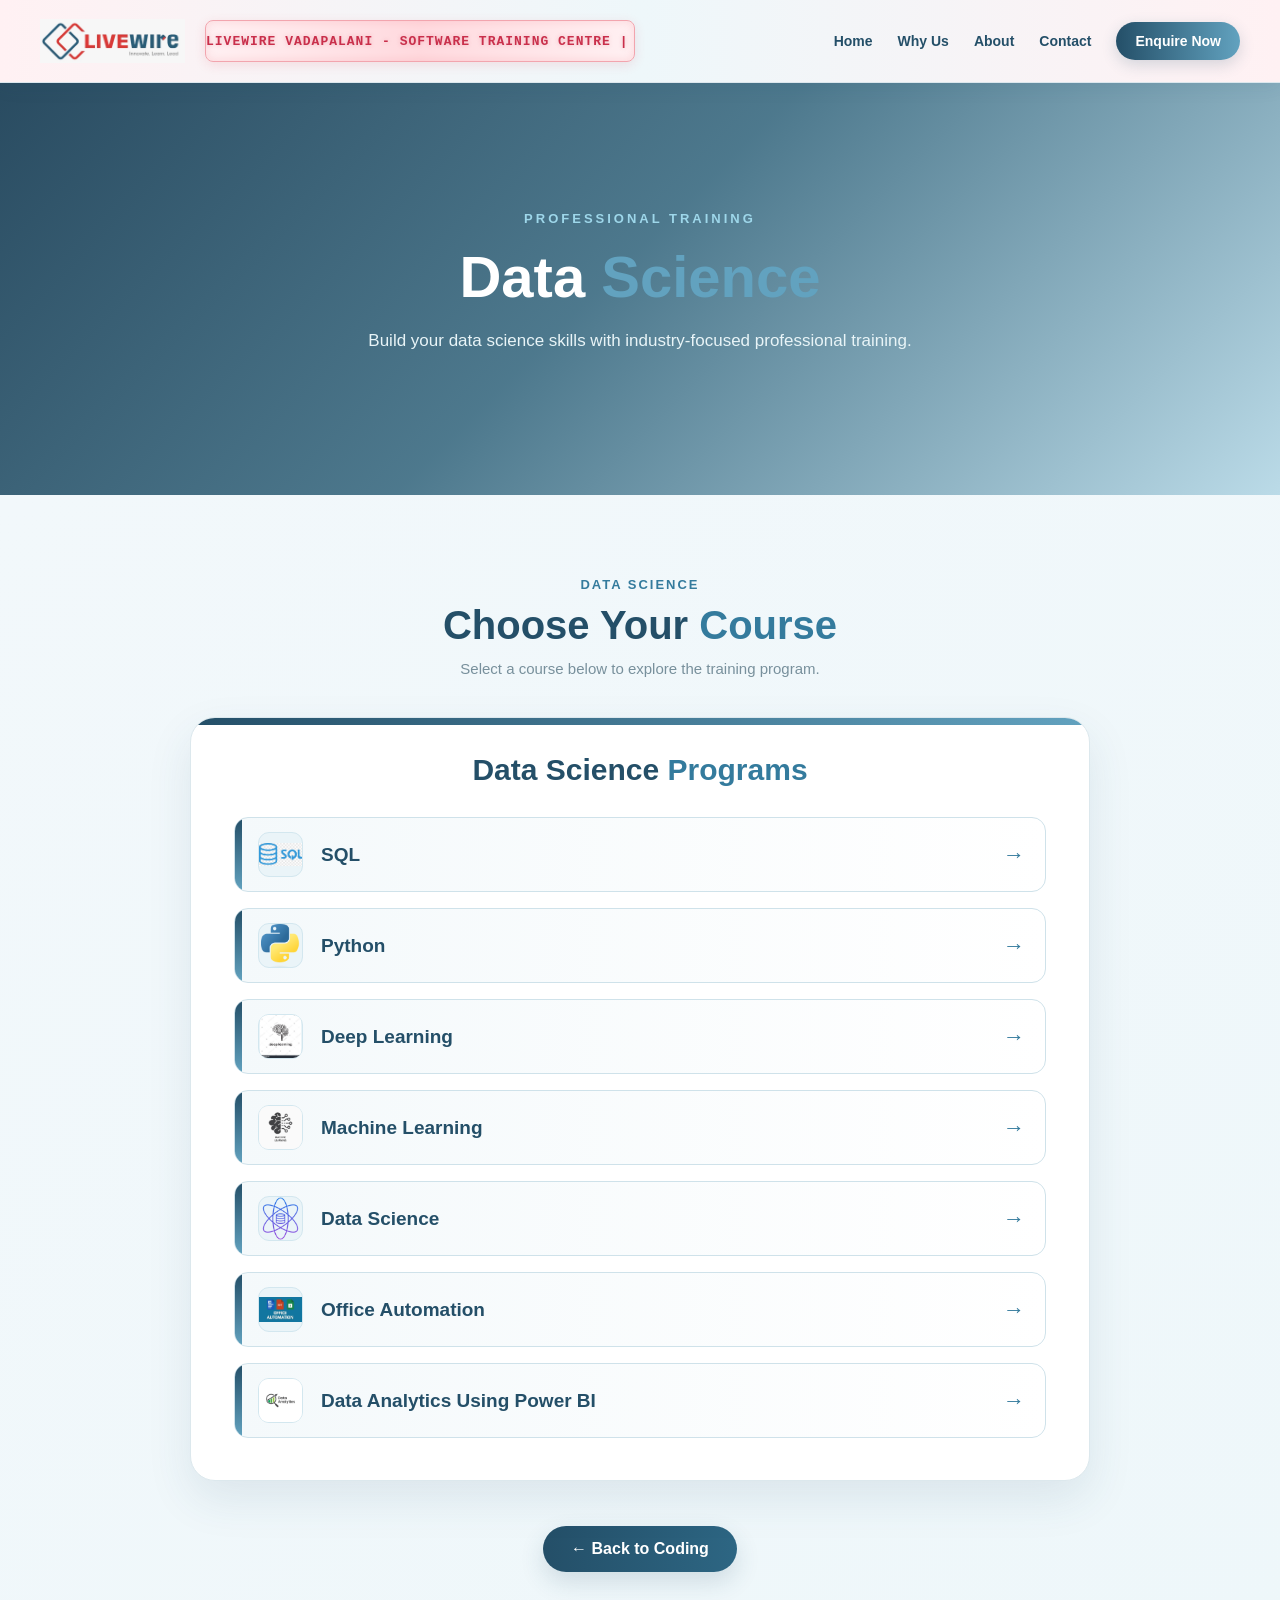
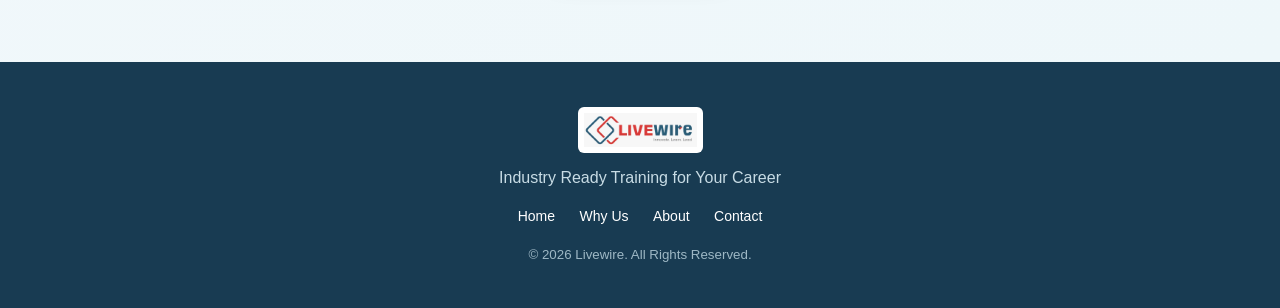
<file: data-science.html>
<!DOCTYPE html>
<html lang="en">
<head>
    <meta charset="UTF-8">
    <meta name="viewport" content="width=device-width, initial-scale=1.0">
    <title>Data Science | Livewire Vadapalani</title>
    <link rel="stylesheet" href="code.css">

    <style>
        /* DATA SCIENCE HERO */
        .coding-hero {
            min-height: 55vh;
            position: relative;
            display: flex;
            align-items: center;
            justify-content: center;
            background-image: url("https://images.unsplash.com/photo-1551288049-bebda4e38f71?auto=format&fit=crop&w=2000&q=85");
            background-size: cover;
            background-position: center;
        }

        .coding-hero-overlay {
            position: absolute;
            inset: 0;
            background: linear-gradient(
                135deg,
                rgba(24, 59, 82, 0.94),
                rgba(38, 91, 116, 0.82),
                rgba(76, 160, 194, 0.38)
            );
        }

        .coding-hero-content {
            position: relative;
            z-index: 2;
            text-align: center;
            color: white;
            padding: 130px 20px 60px;
        }

        .coding-label {
            font-size: 13px;
            letter-spacing: 3px;
            font-weight: bold;
            color: #9ed7ea;
        }

        .coding-hero h1 {
            font-size: 58px;
            margin: 18px 0;
            line-height: 1.1;
        }

        .coding-hero h1 span {
            color: #62a2bf;
        }

        .coding-hero-content p {
            max-width: 650px;
            margin: auto;
            font-size: 17px;
            line-height: 1.7;
            color: #e8f4f7;
        }

        /* DATA SCIENCE SECTION */
        .coding-section {
            padding: 80px 20px 90px;
            background: linear-gradient(135deg, #f2f8fb, #eef7fa);
            min-height: 600px;
        }

        .section-heading {
            text-align: center;
            margin-bottom: 40px;
        }

        .section-heading span {
            color: #347b9d;
            font-size: 13px;
            font-weight: bold;
            letter-spacing: 2px;
        }

        .section-heading h2 {
            font-size: 40px;
            color: #244f68;
            margin-top: 10px;
            margin-bottom: 0;
        }

        .section-heading h2 b {
            color: #347b9d;
        }

        .section-heading p {
            color: #78909c;
            margin-top: 12px;
            font-size: 15px;
        }

        /* PROGRAM BOX */
        .data-course-bar {
            width: 100%;
            max-width: 900px;
            margin: 0 auto;
            padding: 35px 43px 42px;
            background: #ffffff;
            border-radius: 25px;
            border: 1px solid #dce8ed;
            box-shadow: 0 18px 45px rgba(36, 79, 104, 0.10);
            position: relative;
            overflow: hidden;
            box-sizing: border-box;
        }

        .data-course-bar::before {
            content: "";
            position: absolute;
            top: 0;
            left: 0;
            width: 100%;
            height: 7px;
            background: linear-gradient(90deg, #244f68, #62a2bf);
        }

        .data-course-title {
            text-align: center;
            color: #244f68;
            font-size: 30px;
            font-weight: 700;
            margin-bottom: 30px;
        }

        .data-course-title span {
            color: #347b9d;
        }

        /* COURSE LIST */
        .data-course-list {
            display: flex;
            flex-direction: column;
            gap: 16px;
        }

        /* COURSE BUTTON */
        .data-course-btn {
            width: 100%;
            min-height: 72px;
            display: flex;
            align-items: center;
            justify-content: flex-start;
            gap: 18px;
            padding: 14px 20px;
            border-radius: 14px;
            border: 1px solid #cfe2ea;
            background: linear-gradient(90deg, #f4f9fb, #ffffff);
            color: #244f68;
            text-decoration: none;
            font-size: 19px;
            font-weight: 700;
            transition: transform 0.3s ease,
                        box-shadow 0.3s ease,
                        background 0.3s ease,
                        border-color 0.3s ease;
            position: relative;
            overflow: hidden;
            box-sizing: border-box;
        }

        /* LEFT BLUE LINE */
        .data-course-btn::before {
            content: "";
            position: absolute;
            left: 0;
            top: 0;
            width: 7px;
            height: 100%;
            background: linear-gradient(180deg, #244f68, #62a2bf);
            border-radius: 12px 0 0 12px;
        }

        /* COURSE ICON */
        .data-course-icon {
            width: 45px;
            height: 45px;
            min-width: 45px;
            border-radius: 11px;
            display: flex;
            align-items: center;
            justify-content: center;
            background: #eaf4f8;
            border: 1px solid #d3e7ef;
            color: #244f68;
            font-size: 23px;
            margin-left: 3px;
            transition: 0.3s;
        }

        .data-course-icon img {
            width: 100%;
            height: 100%;
            object-fit: contain;
            display: block;
            border-radius: 9px;
        }

        /* COURSE NAME */
        .data-course-name {
            flex: 1;
            color: #244f68;
        }

        /* ARROW */
        .data-course-arrow {
            margin-left: auto;
            color: #347b9d;
            font-size: 22px;
            transition: 0.3s;
        }

        /* HOVER EFFECT */
        .data-course-btn:hover {
            transform: translateX(5px);
            background: linear-gradient(90deg, #eaf4f8, #f8fcfd);
            border-color: #a9ccdc;
            box-shadow: 0 10px 25px rgba(36, 79, 104, 0.11);
        }

        .data-course-btn:hover .data-course-arrow {
            transform: translateX(7px);
            color: #244f68;
        }

        .data-course-btn:hover .data-course-icon {
            transform: scale(1.07);
            background: #dceef5;
        }

        .data-course-btn:visited,
        .data-course-btn:active,
        .data-course-btn:focus {
            color: #244f68;
            text-decoration: none;
        }

        /* BACK BUTTON */
        .back-course-btn {
            display: block;
            width: fit-content;
            margin: 45px auto 0;
            padding: 14px 28px;
            border-radius: 28px;
            text-decoration: none;
            background: linear-gradient(90deg, #244f68, #2d6683);
            color: #ffffff;
            font-size: 16px;
            font-weight: 700;
            transition: transform 0.3s ease,
                        box-shadow 0.3s ease,
                        background 0.3s ease;
            box-shadow: 0 10px 25px rgba(36, 79, 104, 0.16);
        }

        .back-course-btn:hover {
            transform: translateY(-3px);
            background: linear-gradient(90deg, #347b9d, #244f68);
            box-shadow: 0 15px 30px rgba(36, 79, 104, 0.22);
        }

        /* MOBILE RESPONSIVE */
        @media (max-width: 600px) {
            .coding-hero {
                min-height: 65vh;
                background-image:
                    linear-gradient(
                        135deg,
                        rgba(11, 35, 52, 0.94),
                        rgba(24, 79, 102, 0.80),
                        rgba(76, 160, 194, 0.38)
                    ),
                    url("https://images.unsplash.com/photo-1551288049-bebda4e38f71?auto=format&fit=crop&w=1200&q=90");
                background-size: cover;
                background-position: center;
            }

            .coding-hero-content {
                padding: 165px 22px 55px;
            }

            .coding-label {
                font-size: 11px;
                letter-spacing: 2px;
            }

            .coding-hero h1 {
                font-size: 42px;
            }

            .coding-hero-content p {
                font-size: 15px;
                line-height: 1.6;
            }

            .coding-section {
                padding: 65px 18px 70px;
            }

            .section-heading {
                margin-bottom: 30px;
            }

            .section-heading h2 {
                font-size: 31px;
            }

            .section-heading p {
                font-size: 14px;
                line-height: 1.6;
            }

            .data-course-bar {
                padding: 28px 16px 30px;
                border-radius: 20px;
            }

            .data-course-title {
                font-size: 23px;
                margin-bottom: 23px;
            }

            .data-course-list {
                gap: 12px;
            }

            .data-course-btn {
                min-height: 62px;
                padding: 11px 13px;
                gap: 11px;
                font-size: 15px;
            }

            .data-course-icon {
                width: 38px;
                height: 38px;
                min-width: 38px;
                font-size: 19px;
            }

            .data-course-arrow {
                font-size: 18px;
            }

            .back-course-btn {
                font-size: 14px;
                padding: 13px 23px;
            }
        }

        @media (max-width: 380px) {
            .coding-hero h1 {
                font-size: 36px;
            }

            .coding-section {
                padding-left: 14px;
                padding-right: 14px;
            }

            .data-course-bar {
                padding: 25px 12px 27px;
            }

            .data-course-title {
                font-size: 21px;
            }

            .data-course-btn {
                font-size: 13px;
                padding-left: 10px;
                padding-right: 10px;
            }

            .data-course-icon {
                width: 35px;
                height: 35px;
                min-width: 35px;
                font-size: 17px;
            }

            .data-course-arrow {
                font-size: 17px;
            }
        }
    </style>
</head>

<body>

    <!-- NAVBAR -->
    <header class="navbar">
        <div class="nav-container">

            <!-- LOGO -->
            <a href="index.html" class="logo">
                <img src="logo.jpeg" alt="Livewire Vadapalani Logo">
            </a>

            <!-- DIGITAL BOARD -->
            <div class="nav-digital-board">
                <div class="nav-digital-text">
                    LIVEWIRE VADAPALANI - SOFTWARE TRAINING CENTRE |
                    ADMISSIONS OPEN |
                    JOIN NOW
                </div>
            </div>

            <!-- NAVIGATION -->
            <nav id="mainNav">
                <a href="index.html">Home</a>
                <a href="index.html#why-us">Why Us</a>
                <a href="index.html#about">About</a>
                <a href="index.html#contact">Contact</a>
                <a href="index.html#register" class="enquire-btn">
                    Enquire Now
                </a>
            </nav>

            <!-- MOBILE MENU -->
            <div class="menu-icon" onclick="toggleMenu()">☰</div>
        </div>
    </header>

    <!-- DATA SCIENCE HERO -->
    <section class="coding-hero">
        <div class="coding-hero-overlay"></div>

        <div class="coding-hero-content">
            <span class="coding-label">PROFESSIONAL TRAINING</span>

            <h1>
                Data
                <span>Science</span>
            </h1>

            <p>
                Build your data science skills with
                industry-focused professional training.
            </p>
        </div>
    </section>

    <!-- DATA SCIENCE PROGRAMS -->
    <section class="coding-section">

        <div class="section-heading">
            <span>DATA SCIENCE</span>

            <h2>
                Choose Your
                <b>Course</b>
            </h2>

            <p>
                Select a course below to explore the training program.
            </p>
        </div>

        <!-- DATA SCIENCE PROGRAM BOX -->
        <div class="data-course-bar">

            <div class="data-course-title">
                Data Science
                <span>Programs</span>
            </div>

            <div class="data-course-list">

                <!-- SQL -->
                <a href="courseon-sql.pdf"
                   class="data-course-btn"
                   target="_blank">

                    <span class="data-course-icon">
                        <img src="sql-logo.webp" alt="SQL Logo">
                    </span>

                    <span class="data-course-name">SQL</span>

                    <span class="data-course-arrow">→</span>
                </a>

                <!-- PYTHON -->
                <a href="courseon-py.pdf"
                   class="data-course-btn"
                   target="_blank">

                    <span class="data-course-icon">
                        <img src="python-logo.png" alt="Python Logo">
                    </span>

                    <span class="data-course-name">Python</span>

                    <span class="data-course-arrow">→</span>
                </a>

                <!-- DEEP LEARNING -->
                <a href="#" class="data-course-btn">

                    <span class="data-course-icon">
                        <img src="deep-logo.jpg" alt="Deep Learning Logo">
                    </span>

                    <span class="data-course-name">Deep Learning</span>

                    <span class="data-course-arrow">→</span>
                </a>

                <!-- MACHINE LEARNING -->
                <a href="courseon-ML.pdf"
                   class="data-course-btn"
                   target="_blank">

                    <span class="data-course-icon">
                        <img src="machine-logo.jpg" alt="Machine Learning Logo">
                    </span>

                    <span class="data-course-name">Machine Learning</span>

                    <span class="data-course-arrow">→</span>
                </a>

                <!-- DATA SCIENCE -->
                <a href="courseon-DS.pdf"
                   class="data-course-btn"
                   target="_blank">

                    <span class="data-course-icon">
                        <img src="data-logo.png" alt="Data Science Logo">
                    </span>

                    <span class="data-course-name">Data Science</span>

                    <span class="data-course-arrow">→</span>
                </a>

                <!-- OFFICE AUTOMATION -->
                <a href="courseon-OA.pdf"
                   class="data-course-btn"
                   target="_blank">

                    <span class="data-course-icon">
                        <img src="oa-logo.jfif" alt="Office Automation Logo">
                    </span>

                    <span class="data-course-name">Office Automation</span>

                    <span class="data-course-arrow">→</span>
                </a>

                <!-- DATA ANALYTICS USING POWER BI -->
                <a href="courseon-dataBI.pdf"
                   class="data-course-btn"
                   target="_blank">

                    <span class="data-course-icon">
                        <img src="da-logo.jpg" alt="Data Analytics Using Power BI Logo">
                    </span>

                    <span class="data-course-name">
                        Data Analytics Using Power BI
                    </span>

                    <span class="data-course-arrow">→</span>
                </a>

            </div>
        </div>

        <!-- BACK BUTTON -->
        <a href="coding.html" class="back-course-btn">
            ← Back to Coding
        </a>

    </section>

    <!-- FOOTER -->
    <footer>
        <img src="logo.jpeg" alt="Livewire Logo">

        <p>Industry Ready Training for Your Career</p>

        <div class="footer-links">
            <a href="index.html">Home</a>
            <a href="index.html#why-us">Why Us</a>
            <a href="index.html#about">About</a>
            <a href="index.html#contact">Contact</a>
        </div>

        <small>© 2026 Livewire. All Rights Reserved.</small>
    </footer>

    <!-- MOBILE MENU SCRIPT -->
    <script>
        function toggleMenu() {
            const nav = document.getElementById("mainNav");
            nav.classList.toggle("active");
        }
    </script>

</body>
</html>
</file>
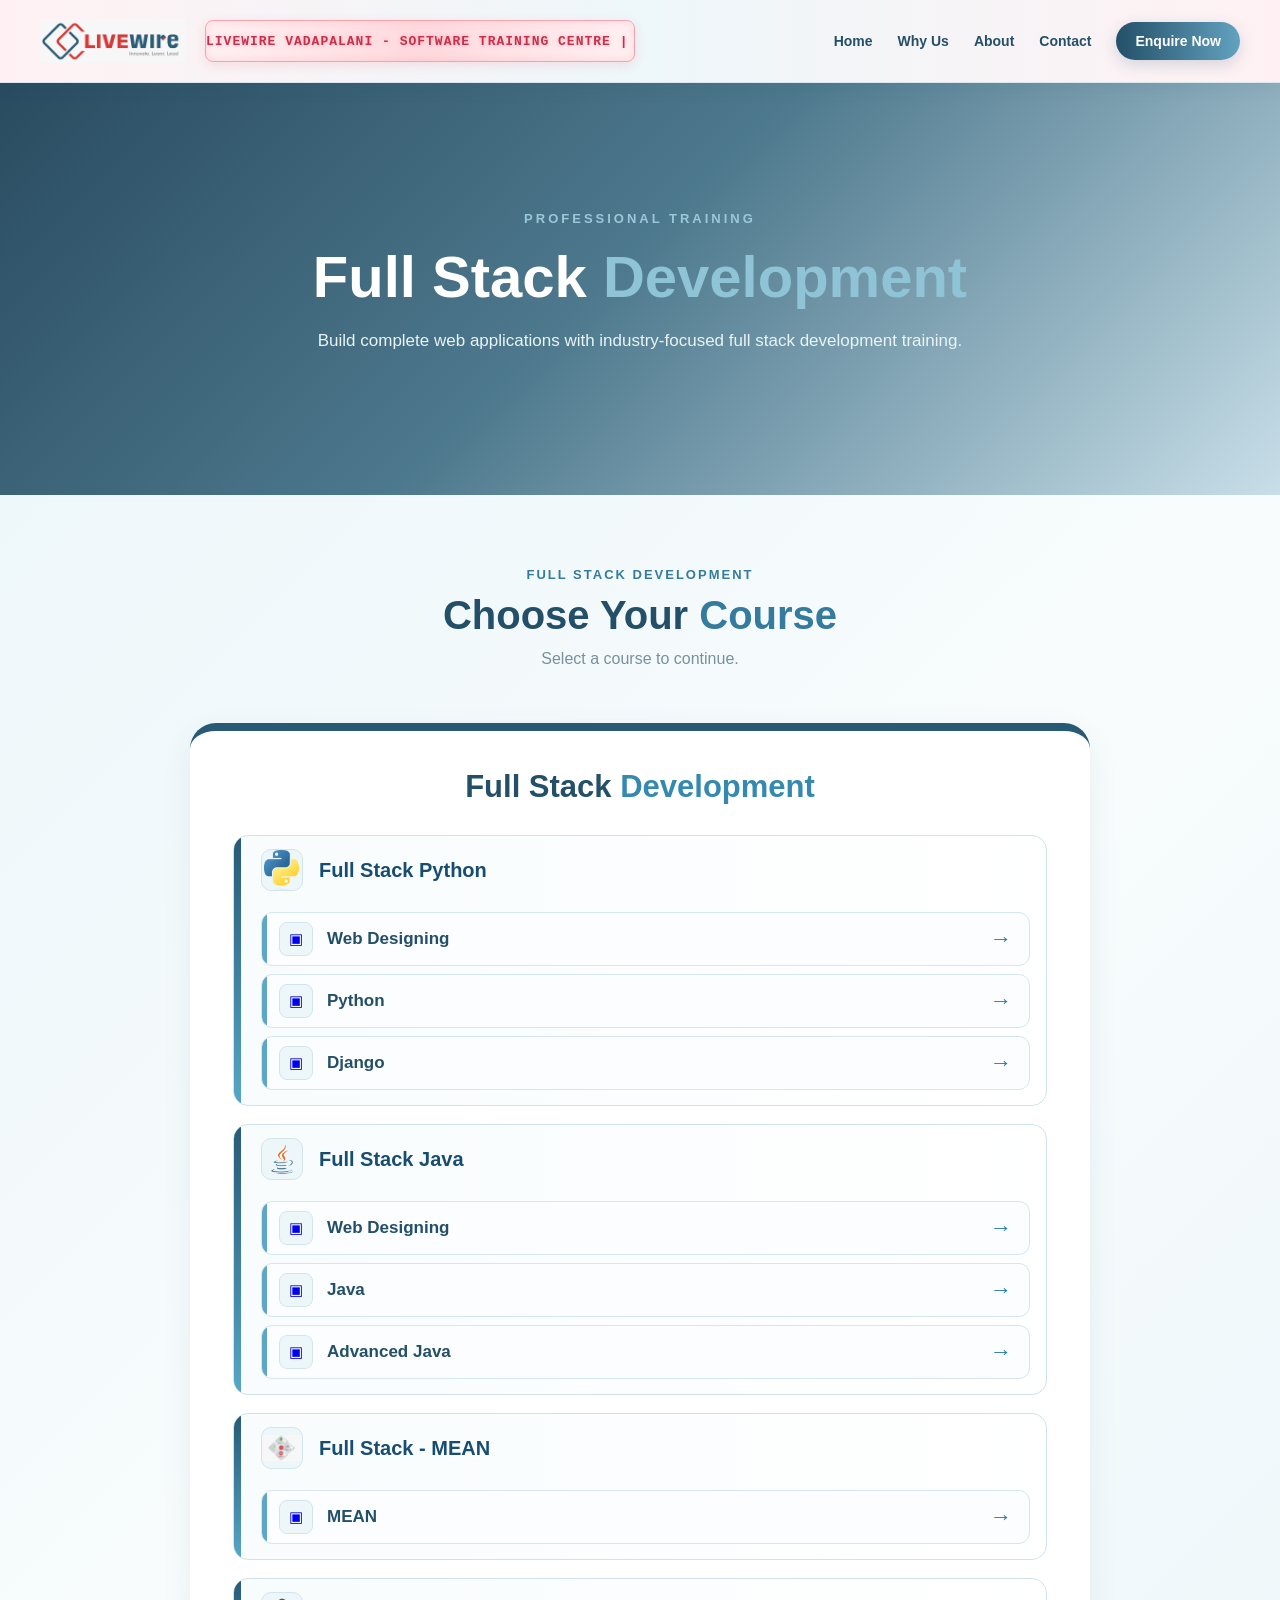
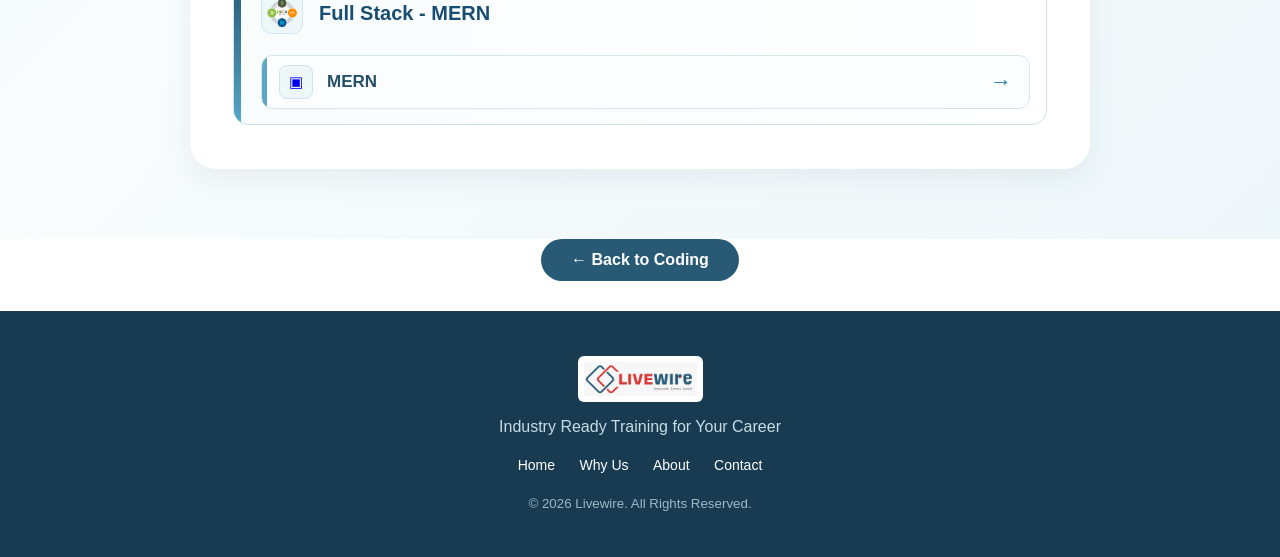
<file: full-stack-development.html>
<!DOCTYPE html>
<html lang="en">

<head>
    <meta charset="UTF-8">
    <meta name="viewport" content="width=device-width, initial-scale=1.0">

    <title>Full Stack Development | Livewire</title>

    <link rel="stylesheet" href="code.css">

    <style>
        /* COURSE SECTION */
        .coding-section {
            padding: 70px 20px;
            background: linear-gradient(
                135deg,
                #eef7fa,
                #f8fcfd,
                #eef7fa
            );
        }

        /* MAIN PROGRAM BOX */
        .software-program-box {
            max-width: 900px;
            margin: 40px auto 0;
            background: #ffffff;
            border-radius: 26px;
            padding: 38px 43px 44px;
            border-top: 8px solid #285a75;
            box-shadow: 0 10px 30px rgba(36, 79, 104, 0.08);
            position: relative;
            overflow: hidden;
        }

        .software-program-box::after {
            content: "";
            position: absolute;
            top: -8px;
            right: 0;
            width: 48%;
            height: 8px;
            background: #5ba6c5;
            border-radius: 0 26px 0 0;
        }

        /* PROGRAM HEADING */
        .software-program-heading {
            text-align: center;
            margin-bottom: 30px;
        }

        .software-program-heading h2 {
            margin: 0;
            font-size: 31px;
            font-weight: 700;
            color: #244f68;
        }

        .software-program-heading h2 span {
            color: #3589b1;
        }

        /* LANGUAGE / COURSE BOX */
        .software-language-box {
            width: 100%;
            margin-bottom: 18px;
            border: 1px solid #d0e2eb;
            border-radius: 15px;
            background: linear-gradient(90deg, #f8fcfd, #ffffff);
            position: relative;
            overflow: hidden;
            transition: all 0.3s ease;
        }

        .software-language-box:last-child {
            margin-bottom: 0;
        }

        /* LEFT BLUE BAR */
        .software-language-box::before {
            content: "";
            position: absolute;
            left: 0;
            top: 0;
            width: 7px;
            height: 100%;
            background: linear-gradient(to bottom, #285a75, #55a7c5);
        }

        .software-language-box:hover {
            border-color: #9fc7d9;
            box-shadow: 0 6px 18px rgba(36, 79, 104, 0.09);
        }

        /* COURSE TITLE */
        .software-language-title {
            min-height: 68px;
            display: flex;
            align-items: center;
            padding: 10px 22px 10px 27px;
        }

        /* ICON */
        .software-language-icon {
            width: 42px;
            height: 42px;
            border-radius: 10px;
            background: #edf7fa;
            border: 1px solid #d0e5ed;
            display: flex;
            align-items: center;
            justify-content: center;
            color: #244f68;
            font-size: 19px;
            font-weight: 700;
            margin-right: 16px;
            flex-shrink: 0;
            overflow: hidden;
        }

        /* COURSE ICON IMAGES */
        .software-language-icon img {
            width: 100%;
            height: 100%;
            object-fit: contain;
            display: block;
            border-radius: 9px;
        }

        /* COURSE NAME */
        .software-language-name {
            font-size: 20px;
            font-weight: 700;
            color: #174d70;
        }

        /* SUB COURSE AREA */
        .software-sub-area {
            padding: 0 16px 15px 27px;
        }

        /* PDF ROW */
        .software-sub-row {
            min-height: 54px;
            width: 100%;
            margin-top: 8px;
            border: 1px solid #d5e6ed;
            border-radius: 11px;
            background: #fbfdfe;
            display: flex;
            align-items: center;
            padding: 8px 17px;
            text-decoration: none;
            transition: all 0.3s ease;
            position: relative;
            overflow: hidden;
        }

        /* SMALL LEFT BAR */
        .software-sub-row::before {
            content: "";
            position: absolute;
            left: 0;
            top: 0;
            width: 5px;
            height: 100%;
            background: #5ca7c5;
        }

        .software-sub-row:hover {
            background: #f4fafc;
            border-color: #afd0df;
            transform: translateX(3px);
            box-shadow: 0 4px 12px rgba(36, 79, 104, 0.07);
        }

        /* SUB ICON */
        .software-sub-icon {
            width: 34px;
            height: 34px;
            border-radius: 8px;
            background: #edf7fa;
            border: 1px solid #d2e5ec;
            display: flex;
            align-items: center;
            justify-content: center;
            font-size: 15px;
            margin-right: 14px;
            flex-shrink: 0;
        }

        /* SUB NAME */
        .software-sub-name {
            flex: 1;
            font-size: 17px;
            font-weight: 600;
            color: #244f68;
        }

        /* ARROW */
        .software-sub-arrow {
            font-size: 22px;
            color: #287db0;
            font-weight: 400;
        }

        /* BACK TO CODING */
        .software-back-button {
            display: block;
            width: fit-content;
            margin: 0 auto 30px;
            padding: 12px 30px;
            background: #285a75;
            color: #ffffff;
            text-decoration: none;
            border-radius: 28px;
            font-size: 16px;
            font-weight: 700;
            transition: all 0.3s ease;
        }

        .software-back-button:hover {
            background: #1d465d;
            transform: translateY(-2px);
        }

        /* MOBILE */
        @media (max-width: 700px) {
            .coding-section {
                padding: 50px 14px;
            }

            .software-program-box {
                width: 94%;
                padding: 30px 17px 32px;
                border-radius: 20px;
            }

            .software-program-heading h2 {
                font-size: 25px;
            }

            .software-language-title {
                min-height: 63px;
                padding: 9px 15px 9px 22px;
            }

            .software-language-icon {
                width: 39px;
                height: 39px;
                font-size: 16px;
                margin-right: 12px;
            }

            .software-language-name {
                font-size: 18px;
            }

            .software-sub-area {
                padding: 0 12px 13px 21px;
            }

            .software-sub-row {
                min-height: 52px;
                padding: 8px 13px;
            }

            .software-sub-icon {
                width: 31px;
                height: 31px;
                font-size: 14px;
                margin-right: 11px;
            }

            .software-sub-name {
                font-size: 16px;
            }

            .software-sub-arrow {
                font-size: 20px;
            }

            .software-back-button {
                font-size: 15px;
                padding: 11px 25px;
            }
        }
    </style>
</head>

<body>

<!-- NAVBAR -->
<header class="navbar">
    <div class="nav-container">

        <!-- LOGO -->
        <a href="index.html" class="logo">
            <img src="logo.jpeg" alt="Livewire Logo">
        </a>

        <!-- DIGITAL BOARD -->
        <div class="nav-digital-board">
            <div class="nav-digital-text">
                LIVEWIRE VADAPALANI -
                SOFTWARE TRAINING CENTRE |
                ADMISSIONS OPEN |
                JOIN NOW
            </div>
        </div>

        <!-- NAVIGATION -->
        <nav id="mainNav">
            <a href="index.html">Home</a>
            <a href="index.html#why-us">Why Us</a>
            <a href="index.html#about">About</a>
            <a href="index.html#contact">Contact</a>

            <a href="index.html#register" class="enquire-btn">
                Enquire Now
            </a>
        </nav>

        <!-- MOBILE MENU -->
        <div class="menu-icon" onclick="toggleMenu()">
            ☰
        </div>

    </div>
</header>

<!-- FULL STACK HERO -->
<section class="coding-hero">
    <div class="coding-hero-overlay"></div>

    <div class="coding-hero-content">
        <span class="coding-label">
            PROFESSIONAL TRAINING
        </span>

        <h1>
            Full Stack
            <span>Development</span>
        </h1>

        <p>
            Build complete web applications with
            industry-focused full stack development training.
        </p>
    </div>
</section>

<!-- FULL STACK COURSES -->
<section class="coding-section">

    <div class="section-heading">
        <span>FULL STACK DEVELOPMENT</span>

        <h2>
            Choose Your
            <b>Course</b>
        </h2>

        <p>
            Select a course to continue.
        </p>
    </div>

    <!-- MAIN COURSE BOX -->
    <div class="software-program-box">

        <div class="software-program-heading">
            <h2>
                Full Stack
                <span>Development</span>
            </h2>
        </div>

        <!-- FULL STACK PYTHON -->
        <div class="software-language-box">

            <div class="software-language-title">

                <div class="software-language-icon">
                    <img src="python-logo.png" alt="Python Logo">
                </div>

                <div class="software-language-name">
                    Full Stack Python
                </div>

            </div>

            <div class="software-sub-area">

                <!-- WEB DESIGNING -->
                <a href="course-web.pdf"
                   class="software-sub-row"
                   target="_blank">

                    <div class="software-sub-icon">▣</div>

                    <div class="software-sub-name">
                        Web Designing
                    </div>

                    <div class="software-sub-arrow">→</div>
                </a>

                <!-- PYTHON -->
                <a href="courseon-py.pdf"
                   class="software-sub-row"
                   target="_blank">

                    <div class="software-sub-icon">▣</div>

                    <div class="software-sub-name">
                        Python
                    </div>

                    <div class="software-sub-arrow">→</div>
                </a>

                <!-- DJANGO -->
                <a href="courseon-django.pdf"
                   class="software-sub-row"
                   target="_blank">

                    <div class="software-sub-icon">▣</div>

                    <div class="software-sub-name">
                        Django
                    </div>

                    <div class="software-sub-arrow">→</div>
                </a>

            </div>
        </div>

        <!-- FULL STACK JAVA -->
        <div class="software-language-box">

            <div class="software-language-title">

                <div class="software-language-icon">
                    <img src="java-logo.webp" alt="Java Logo">
                </div>

                <div class="software-language-name">
                    Full Stack Java
                </div>

            </div>

            <div class="software-sub-area">

                <!-- WEB DESIGNING -->
                <a href="course-web.pdf"
                   class="software-sub-row"
                   target="_blank">

                    <div class="software-sub-icon">▣</div>

                    <div class="software-sub-name">
                        Web Designing
                    </div>

                    <div class="software-sub-arrow">→</div>
                </a>

                <!-- JAVA -->
                <a href="courseon-java.pdf"
                   class="software-sub-row"
                   target="_blank">

                    <div class="software-sub-icon">▣</div>

                    <div class="software-sub-name">
                        Java
                    </div>

                    <div class="software-sub-arrow">→</div>
                </a>

                <!-- ADVANCED JAVA -->
                <a href="courseon-adjava.pdf"
                   class="software-sub-row"
                   target="_blank">

                    <div class="software-sub-icon">▣</div>

                    <div class="software-sub-name">
                        Advanced Java
                    </div>

                    <div class="software-sub-arrow">→</div>
                </a>

            </div>
        </div>

        <!-- MEAN -->
        <div class="software-language-box">

            <div class="software-language-title">

                <div class="software-language-icon">
                    <img src="mean-logo.webp" alt="MEAN Stack Logo">
                </div>

                <div class="software-language-name">
                    Full Stack - MEAN
                </div>

            </div>

            <div class="software-sub-area">

                <a href="mean.pdf"
                   class="software-sub-row"
                   target="_blank">

                    <div class="software-sub-icon">▣</div>

                    <div class="software-sub-name">
                        MEAN
                    </div>

                    <div class="software-sub-arrow">→</div>
                </a>

            </div>
        </div>

        <!-- MERN -->
        <div class="software-language-box">

            <div class="software-language-title">

                <div class="software-language-icon">
                    <img src="mern-logo.webp" alt="MERN Stack Logo">
                </div>

                <div class="software-language-name">
                    Full Stack - MERN
                </div>

            </div>

            <div class="software-sub-area">

                <a href="mern.pdf"
                   class="software-sub-row"
                   target="_blank">

                    <div class="software-sub-icon">▣</div>

                    <div class="software-sub-name">
                        MERN
                    </div>

                    <div class="software-sub-arrow">→</div>
                </a>

            </div>
        </div>

    </div>
</section>

<!-- BACK TO CODING -->
<a href="coding.html" class="software-back-button">
    ← Back to Coding
</a>

<!-- FOOTER -->
<footer>

    <img src="logo.jpeg" alt="Livewire Logo">

    <p>
        Industry Ready Training for Your Career
    </p>

    <div class="footer-links">
        <a href="index.html">Home</a>
        <a href="index.html#why-us">Why Us</a>
        <a href="index.html#about">About</a>
        <a href="index.html#contact">Contact</a>
    </div>

    <small>
        © 2026 Livewire. All Rights Reserved.
    </small>

</footer>

<!-- JAVASCRIPT -->
<script>
    function toggleMenu() {
        const nav = document.getElementById("mainNav");
        nav.classList.toggle("active");
    }

    /* Close mobile menu after clicking */
    document
        .querySelectorAll("#mainNav a")
        .forEach(function(link) {
            link.addEventListener("click", function() {
                document
                    .getElementById("mainNav")
                    .classList
                    .remove("active");
            });
        });
</script>

</body>
</html>
</file>
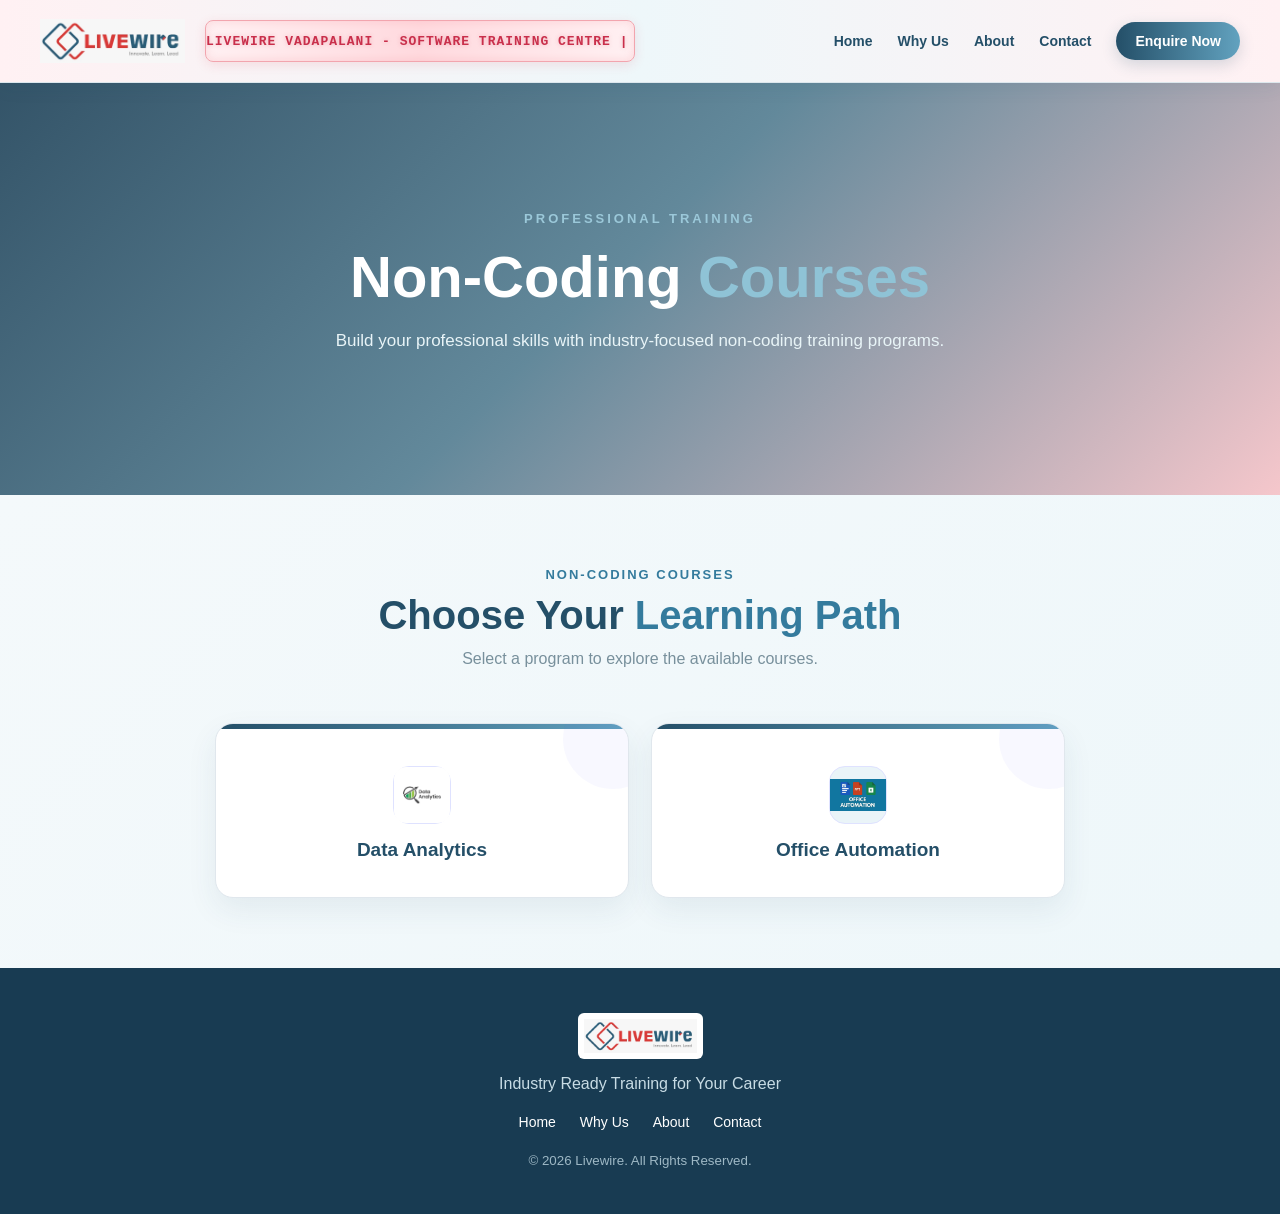
<file: noncoding.html>
<!DOCTYPE html>
<html lang="en">

<head>

    <meta charset="UTF-8">

    <meta name="viewport" content="width=device-width, initial-scale=1.0">

    <title>Non-Coding Courses | Livewire</title>

    <link rel="stylesheet" href="code.css">


    <style>

        /* =========================================================
           NON-CODING PAGE HERO
           DIFFERENT BACKGROUND FROM CODING PAGE
        ========================================================= */

        .coding-hero {

            min-height: 55vh;

            position: relative;

            display: flex;

            align-items: center;

            justify-content: center;

            background-image:
                url("https://images.unsplash.com/photo-1556761175-b413da4baf72?auto=format&fit=crop&w=2000&q=85");

            background-size: cover;

            background-position: center;

        }


        /* =========================================================
           NON-CODING HERO OVERLAY
        ========================================================= */

        .coding-hero-overlay {

            position: absolute;

            inset: 0;

            background:
                linear-gradient(
                    135deg,
                    rgba(24, 59, 82, 0.90),
                    rgba(38, 91, 116, 0.72),
                    rgba(220, 53, 69, 0.28)
                );

        }


        /* =========================================================
           COURSE SECTION
        ========================================================= */

        .coding-section {

            padding: 70px 20px;

        }


        /* =========================================================
           COURSE GRID
           DESKTOP = 2 TOP + 1 BOTTOM
        ========================================================= */

        .coding-grid {

            display: grid;

            grid-template-columns: repeat(2, 1fr);

            gap: 22px;

            max-width: 850px;

            margin: 40px auto 0;

        }


        /* =========================================================
           COURSE CARD
        ========================================================= */

        .coding-card {

            position: relative;

            text-decoration: none;

            padding: 28px 18px 22px;

            min-height: 175px;

            border-radius: 18px;

            display: flex;

            flex-direction: column;

            align-items: center;

            justify-content: center;

            text-align: center;

            overflow: hidden;

            transition: all 0.3s ease;

            cursor: pointer;

            background: #ffffff;

            border: 1px solid #e0e7ed;

            box-shadow:
                0 12px 30px rgba(36, 79, 104, 0.08);

            color: #244f68;

        }


        /* =========================================================
           BLUE TOP BAR
        ========================================================= */

        .coding-card::before {

            content: "";

            position: absolute;

            top: 0;
            left: 0;

            width: 100%;
            height: 5px;

            border-radius: 10px 10px 0 0;

            background: #4b4cff;

            opacity: 1;

        }


        /* =========================================================
           BACKGROUND CIRCLE
        ========================================================= */

        .coding-card::after {

            content: "";

            position: absolute;

            width: 100px;
            height: 100px;

            border-radius: 50%;

            background: #4b4cff;

            opacity: 0.04;

            top: -35px;
            right: -35px;

            transition: all 0.3s ease;

        }


        /* =========================================================
           ICON
        ========================================================= */

        .coding-icon img {
            width: 100%;
            height: 100%;
            object-fit: contain;
            display: block;
            border-radius: 12px;
        }

        .coding-icon {

            width: 58px;
            height: 58px;

            border-radius: 16px;

            display: flex;

            align-items: center;
            justify-content: center;

            font-size: 27px;

            margin-bottom: 15px;

            background: #eef0ff;

            border: 1px solid #dfe2ff;

            transition: all 0.3s ease;

            position: relative;

            z-index: 2;

        }


        /* =========================================================
           TITLE
        ========================================================= */

        .coding-card h3 {

            margin: 0;

            font-size: 19px;

            font-weight: 700;

            color: #244f68;

            position: relative;

            z-index: 2;

        }


        /* =========================================================
           REMOVE LINK BLUE / VISITED COLOR
        ========================================================= */

        .coding-card:visited {

            color: #244f68;

            background: #ffffff;

        }

        .coding-card:active {

            color: #244f68;

            background: #ffffff;

        }

        .coding-card:focus {

            color: #244f68;

            background: #ffffff;

            outline: none;

        }

        .coding-card:visited h3,
        .coding-card:active h3,
        .coding-card:focus h3 {

            color: #244f68;

        }


        /* =========================================================
           HOVER
        ========================================================= */

        .coding-card:hover {

            transform: translateY(-7px);

            box-shadow:
                0 20px 40px rgba(36, 79, 104, 0.14);

        }


        .coding-card:hover .coding-icon {

            transform: scale(1.08);

        }


        .coding-card:hover::after {

            transform: scale(2);

            opacity: 0.07;

        }


        /* =========================================================
           MOBILE NON-CODING HERO
           DIFFERENT BACKGROUND
        ========================================================= */

        @media (max-width: 600px) {

            .coding-hero {

                min-height: 65vh;

                background-image:
                    linear-gradient(
                        135deg,
                        rgba(11, 35, 52, 0.92),
                        rgba(24, 79, 102, 0.76),
                        rgba(220, 53, 69, 0.35)
                    ),
                    url("https://images.unsplash.com/photo-1556761175-b413da4baf72?auto=format&fit=crop&w=1200&q=90");

                background-size: cover;

                background-position: center;

            }


            .coding-hero-content {

                padding: 165px 22px 55px;

            }


            .coding-hero h1 {

                font-size: 42px;

            }


            .coding-hero-content p {

                font-size: 15px;

            }


            .coding-section {

                padding: 70px 20px;

            }


            .coding-grid {

                grid-template-columns: 1fr;

                gap: 22px;

                max-width: 330px;

            }


            .coding-card {

                min-height: 155px;

            }


            .coding-card h3 {

                font-size: 19px;

            }

        }


        /* =========================================================
           VERY SMALL MOBILE
        ========================================================= */

        @media (max-width: 380px) {

            .coding-hero h1 {

                font-size: 36px;

            }

            .coding-hero-content {

                padding-left: 18px;

                padding-right: 18px;

            }

            .coding-card {

                min-height: 150px;

            }

        }

    </style>

</head>


<body>


    <!-- =========================================================
         NAVBAR
    ========================================================= -->

    <header class="navbar">

        <div class="nav-container">


            <!-- LOGO -->

            <a href="index.html" class="logo">

                <img src="logo.jpeg" alt="Livewire Logo">

            </a>



            <!-- DIGITAL BOARD -->

            <div class="nav-digital-board">

                <div class="nav-digital-text">

                    LIVEWIRE VADAPALANI - SOFTWARE TRAINING CENTRE |
                    ADMISSIONS OPEN |
                    JOIN NOW

                </div>

            </div>



            <!-- NAVIGATION -->

            <nav id="mainNav">


                <a href="index.html">

                    Home

                </a>



                <a href="index.html#why-us">

                    Why Us

                </a>



                <a href="index.html#about">

                    About

                </a>



                <a href="index.html#contact">

                    Contact

                </a>



                <a href="index.html#register" class="enquire-btn">

                    Enquire Now

                </a>


            </nav>



            <!-- MOBILE MENU -->

            <div class="menu-icon" onclick="toggleMenu()">

                ☰

            </div>


        </div>

    </header>



    <!-- =========================================================
         NON-CODING HERO
    ========================================================= -->

    <section class="coding-hero">


        <div class="coding-hero-overlay"></div>



        <div class="coding-hero-content">


            <span class="coding-label">

                PROFESSIONAL TRAINING

            </span>



            <h1>

                Non-Coding

                <span>

                    Courses

                </span>

            </h1>



            <p>

                Build your professional skills with
                industry-focused non-coding training programs.

            </p>


        </div>


    </section>



    <!-- =========================================================
         COURSE CATEGORY
    ========================================================= -->

    <section class="coding-section">


        <div class="section-heading">


            <span>

                NON-CODING COURSES

            </span>



            <h2>

                Choose Your

                <b>

                    Learning Path

                </b>

            </h2>



            <p>

                Select a program to explore the available courses.

            </p>


        </div>



        <!-- =====================================================
             COURSE CARDS
        ===================================================== -->

        <div class="coding-grid">


            <!-- =================================================
                 DATA ANALYTICS
            ================================================= -->

            <a href="data-analytics.html"
               class="coding-card">


                <div class="coding-icon">

                    <img src="da-logo.jpg" alt="Data Analytics Logo">

                </div>



                <h3>

                    Data Analytics

                </h3>


            </a>

            <!-- =================================================
                 OFFICE AUTOMATION
            ================================================= -->

            <a href="office-automation.html"
               class="coding-card">


                <div class="coding-icon">

                    <img src="oa-logo.jfif" alt="Office Automation Logo">

                </div>



                <h3>

                    Office Automation

                </h3>


            </a>


        </div>


    </section>



    <!-- =========================================================
         FOOTER
    ========================================================= -->

    <footer>


        <img src="logo.jpeg" alt="Livewire Logo">



        <p>

            Industry Ready Training for Your Career

        </p>



        <div class="footer-links">


            <a href="index.html">

                Home

            </a>



        



            <a href="index.html#why-us">

                Why Us

            </a>



            <a href="index.html#about">

                About

            </a>



            <a href="index.html#contact">

                Contact

            </a>


        </div>



        <small>

            © 2026 Livewire. All Rights Reserved.

        </small>


    </footer>



    <!-- =========================================================
         MOBILE MENU SCRIPT
    ========================================================= -->

    <script>

        function toggleMenu() {

            const nav =
                document.getElementById("mainNav");

            nav.classList.toggle("active");

        }

    </script>


</body>

</html>
</file>
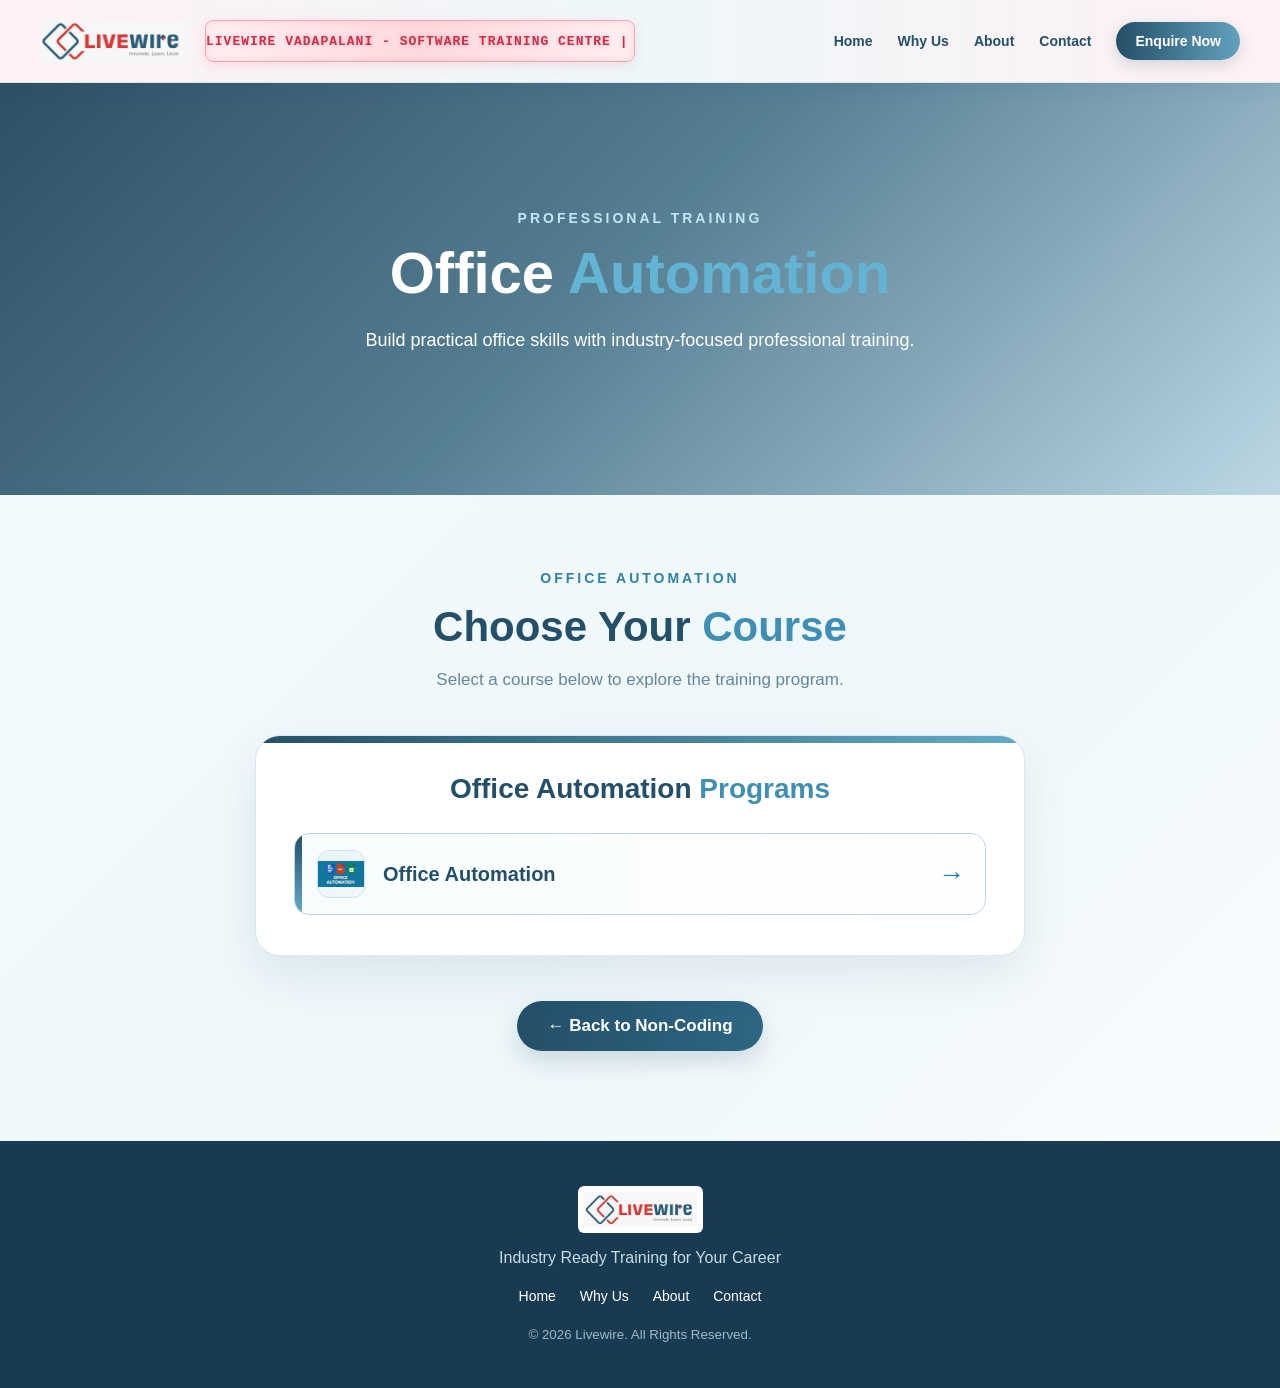
<file: office-automation.html>
<!DOCTYPE html>
<html lang="en">

<head>

    <meta charset="UTF-8">

    <meta name="viewport" content="width=device-width, initial-scale=1.0">

    <title>Office Automation | Livewire Vadapalani</title>

    <link rel="stylesheet" href="code.css">

    <style>

        /* =========================================================
           OFFICE AUTOMATION HERO
        ========================================================= */

        .coding-hero {
            min-height: 55vh;
            position: relative;
            display: flex;
            align-items: center;
            justify-content: center;
            background-image:
                url("https://images.unsplash.com/photo-1497366754035-f200968a6e72?auto=format&fit=crop&w=2000&q=85");
            background-size: cover;
            background-position: center;
        }


        /* =========================================================
           HERO OVERLAY
        ========================================================= */

        .coding-hero-overlay {
            position: absolute;
            inset: 0;
            background:
                linear-gradient(
                    135deg,
                    rgba(24, 59, 82, 0.92),
                    rgba(38, 91, 116, 0.78),
                    rgba(63, 142, 179, 0.35)
                );
        }


        /* =========================================================
           HERO CONTENT
        ========================================================= */

        .coding-hero-content {
            position: relative;
            z-index: 2;
            text-align: center;
            color: #ffffff;
            padding: 120px 20px 50px;
        }

        .coding-label {
            display: inline-block;
            font-size: 14px;
            font-weight: 700;
            letter-spacing: 3px;
            margin-bottom: 15px;
            color: #bfe7f5;
        }

        .coding-hero h1 {
            margin: 0;
            font-size: 58px;
            font-weight: 800;
            line-height: 1.1;
        }

        .coding-hero h1 span {
            color: #63b4d4;
        }

        .coding-hero-content p {
            margin-top: 20px;
            font-size: 18px;
            color: #ffffff;
        }


        /* =========================================================
           MAIN SECTION
        ========================================================= */

        .coding-section {
            padding: 75px 20px 90px;
            background:
                linear-gradient(
                    135deg,
                    #f4fbfd,
                    #eef7fa,
                    #f8fcfd
                );
            min-height: 500px;
        }


        /* =========================================================
           SECTION HEADING
        ========================================================= */

        .section-heading {
            text-align: center;
            max-width: 850px;
            margin: 0 auto;
        }

        .section-heading > span {
            display: block;
            font-size: 14px;
            font-weight: 700;
            letter-spacing: 3px;
            color: #2e82a7;
            margin-bottom: 16px;
        }

        .section-heading h2 {
            margin: 0;
            font-size: 42px;
            color: #244f68;
            line-height: 1.2;
        }

        .section-heading h2 b {
            color: #3f8eb3;
        }

        .section-heading p {
            margin-top: 18px;
            color: #66879a;
            font-size: 17px;
        }


        /* =========================================================
           PROGRAM BOX
        ========================================================= */

        .program-box {
            width: 100%;
            max-width: 770px;
            margin: 45px auto 0;
            padding: 32px 38px 40px;
            background: #ffffff;
            border-radius: 25px;
            border: 1px solid #dbe8ed;
            box-shadow:
                0 18px 45px rgba(36, 79, 104, 0.10);
            position: relative;
            overflow: hidden;
            box-sizing: border-box;
        }


        /* =========================================================
           TOP BLUE LINE
        ========================================================= */

        .program-box::before {
            content: "";
            position: absolute;
            top: 0;
            left: 0;
            width: 100%;
            height: 7px;
            background:
                linear-gradient(
                    90deg,
                    #244f68,
                    #62abc9
                );
        }


        /* =========================================================
           PROGRAM TITLE
        ========================================================= */

        .program-title {
            text-align: center;
            margin: 5px 0 28px;
            font-size: 28px;
            color: #244f68;
            font-weight: 700;
        }

        .program-title span {
            color: #3f8eb3;
        }


        /* =========================================================
           PROGRAM CARD
        ========================================================= */

        .program-card {
            min-height: 82px;
            display: flex;
            align-items: center;
            position: relative;
            overflow: hidden;
            text-decoration: none;
            background:
                linear-gradient(
                    90deg,
                    #f8fcfd,
                    #ffffff
                );
            border: 1px solid #b9d8e6;
            border-radius: 15px;
            color: #244f68;
            transition:
                transform 0.3s ease,
                box-shadow 0.3s ease,
                background 0.3s ease;
        }


        /* =========================================================
           LEFT BLUE BAR
        ========================================================= */

        .program-card::before {
            content: "";
            position: absolute;
            left: 0;
            top: 0;
            width: 7px;
            height: 100%;
            background:
                linear-gradient(
                    180deg,
                    #244f68,
                    #62abc9
                );
        }


        /* =========================================================
           ICON
        ========================================================= */

        .program-icon {
            width: 48px;
            height: 48px;
            min-width: 48px;
            margin-left: 22px;
            margin-right: 18px;
            border-radius: 12px;
            display: flex;
            align-items: center;
            justify-content: center;
            background:
                linear-gradient(
                    135deg,
                    #e8f4f8,
                    #f3f9fb
                );
            border: 1px solid #cce3ec;
            font-size: 27px;
            overflow: hidden;
        }

        .program-icon img {
            width: 100%;
            height: 100%;
            object-fit: contain;
            display: block;
            border-radius: 10px;
        }


        /* =========================================================
           PROGRAM NAME
        ========================================================= */

        .program-name {
            flex: 1;
            font-size: 20px;
            font-weight: 700;
            color: #244f68;
        }


        /* =========================================================
           ARROW
        ========================================================= */

        .program-arrow {
            font-size: 27px;
            color: #2478ad;
            margin-right: 20px;
            transition:
                transform 0.3s ease,
                color 0.3s ease;
        }


        /* =========================================================
           HOVER
        ========================================================= */

        .program-card:hover {
            transform: translateY(-3px);
            background:
                linear-gradient(
                    90deg,
                    #f0f9fc,
                    #ffffff
                );
            box-shadow:
                0 12px 28px rgba(36, 79, 104, 0.13);
        }

        .program-card:hover .program-arrow {
            transform: translateX(8px);
            color: #3f9bc4;
        }

        .program-card:hover .program-icon {
            transform: scale(1.06);
        }


        /* =========================================================
           BACK BUTTON
        ========================================================= */

        .back-button {
            display: flex;
            width: fit-content;
            margin: 45px auto 0;
            padding: 15px 30px;
            border-radius: 30px;
            text-decoration: none;
            background:
                linear-gradient(
                    90deg,
                    #244f68,
                    #2d6683
                );
            color: #ffffff;
            font-size: 17px;
            font-weight: 700;
            transition:
                transform 0.3s ease,
                box-shadow 0.3s ease;
            box-shadow:
                0 10px 25px rgba(36, 79, 104, 0.18);
        }

        .back-button:hover {
            transform: translateY(-3px);
            box-shadow:
                0 15px 30px rgba(36, 79, 104, 0.25);
        }


        /* =========================================================
           MOBILE
        ========================================================= */

        @media (max-width: 600px) {

            .coding-hero {
                min-height: 65vh;
                background-image:
                    linear-gradient(
                        135deg,
                        rgba(11, 35, 52, 0.92),
                        rgba(24, 79, 102, 0.78),
                        rgba(63, 142, 179, 0.35)
                    ),
                    url("https://images.unsplash.com/photo-1497366754035-f200968a6e72?auto=format&fit=crop&w=1200&q=90");
                background-size: cover;
                background-position: center;
            }

            .coding-hero-content {
                padding:
                    160px
                    20px
                    50px;
            }

            .coding-hero h1 {
                font-size: 42px;
            }

            .coding-hero-content p {
                font-size: 15px;
                line-height: 1.6;
            }

            .coding-section {
                padding:
                    65px
                    18px
                    70px;
            }

            .section-heading h2 {
                font-size: 32px;
            }

            .section-heading p {
                font-size: 15px;
            }

            .program-box {
                padding:
                    30px
                    16px
                    35px;
                border-radius: 20px;
            }

            .program-title {
                font-size: 24px;
                margin-bottom: 25px;
            }

            .program-card {
                min-height: 75px;
            }

            .program-icon {
                width: 44px;
                height: 44px;
                min-width: 44px;
                margin-left: 17px;
                margin-right: 13px;
                font-size: 24px;
            }

            .program-name {
                font-size: 17px;
            }

            .program-arrow {
                font-size: 24px;
                margin-right: 14px;
            }

            .back-button {
                font-size: 15px;
                padding: 14px 24px;
            }
        }


        /* =========================================================
           VERY SMALL MOBILE
        ========================================================= */

        @media (max-width: 380px) {

            .coding-hero h1 {
                font-size: 36px;
            }

            .program-box {
                padding-left: 12px;
                padding-right: 12px;
            }

            .program-icon {
                margin-left: 14px;
                margin-right: 10px;
            }

            .program-name {
                font-size: 15px;
            }

            .program-arrow {
                margin-right: 10px;
            }
        }

    </style>

</head>


<body>


    <!-- =========================================================
         NAVBAR
    ========================================================= -->

    <header class="navbar">

        <div class="nav-container">


            <!-- LOGO -->

            <a href="index.html" class="logo">

                <img
                    src="logo.jpeg"
                    alt="Livewire Vadapalani Logo"
                >

            </a>


            <!-- DIGITAL BOARD -->

            <div class="nav-digital-board">

                <div class="nav-digital-text">

                    LIVEWIRE VADAPALANI - SOFTWARE TRAINING CENTRE |
                    ADMISSIONS OPEN |
                    JOIN NOW

                </div>

            </div>


            <!-- NAVIGATION -->

            <nav id="mainNav">

                <a href="index.html">
                    Home
                </a>

                <a href="index.html#why-us">
                    Why Us
                </a>

                <a href="index.html#about">
                    About
                </a>

                <a href="index.html#contact">
                    Contact
                </a>

                <a
                    href="index.html#register"
                    class="enquire-btn"
                >
                    Enquire Now
                </a>

            </nav>


            <!-- MOBILE MENU -->

            <div
                class="menu-icon"
                onclick="toggleMenu()"
            >
                ☰
            </div>

        </div>

    </header>



    <!-- =========================================================
         HERO
    ========================================================= -->

    <section class="coding-hero">

        <div class="coding-hero-overlay"></div>


        <div class="coding-hero-content">

            <span class="coding-label">
                PROFESSIONAL TRAINING
            </span>


            <h1>

                Office

                <span>
                    Automation
                </span>

            </h1>


            <p>

                Build practical office skills with
                industry-focused professional training.

            </p>

        </div>

    </section>



    <!-- =========================================================
         COURSE SECTION
    ========================================================= -->

    <section class="coding-section">


        <div class="section-heading">

            <span>
                OFFICE AUTOMATION
            </span>


            <h2>

                Choose Your

                <b>
                    Course
                </b>

            </h2>


            <p>

                Select a course below to explore the training program.

            </p>

        </div>



        <!-- =====================================================
             OFFICE AUTOMATION PROGRAM BOX
        ===================================================== -->

        <div class="program-box">


            <h2 class="program-title">

                Office Automation

                <span>
                    Programs
                </span>

            </h2>



            <!-- OFFICE AUTOMATION PDF -->

            <a
                href="courseon-OA.pdf"
                class="program-card"
                target="_blank"
            >


                <!-- IMAGE / ICON -->

                <div class="program-icon">

                    <img
                        src="oa-logo.jfif"
                        alt="Office Automation Logo"
                    >

                </div>


                <!-- COURSE NAME -->

                <div class="program-name">

                    Office Automation

                </div>


                <!-- ARROW -->

                <div class="program-arrow">

                    →

                </div>


            </a>

        </div>



        <!-- =====================================================
             BACK
        ===================================================== -->

        <a
            href="noncoding.html"
            class="back-button"
        >

            ← Back to Non-Coding

        </a>


    </section>



    <!-- =========================================================
         FOOTER
    ========================================================= -->

    <footer>


        <img
            src="logo.jpeg"
            alt="Livewire Logo"
        >


        <p>

            Industry Ready Training for Your Career

        </p>


        <div class="footer-links">

            <a href="index.html">
                Home
            </a>



            <a href="index.html#why-us">
                Why Us
            </a>


            <a href="index.html#about">
                About
            </a>


            <a href="index.html#contact">
                Contact
            </a>

        </div>


        <small>

            © 2026 Livewire. All Rights Reserved.

        </small>


    </footer>



    <!-- =========================================================
         MOBILE MENU
    ========================================================= -->

    <script>

        function toggleMenu() {

            const nav =
                document.getElementById("mainNav");

            nav.classList.toggle("active");

        }

    </script>


</body>

</html>
</file>
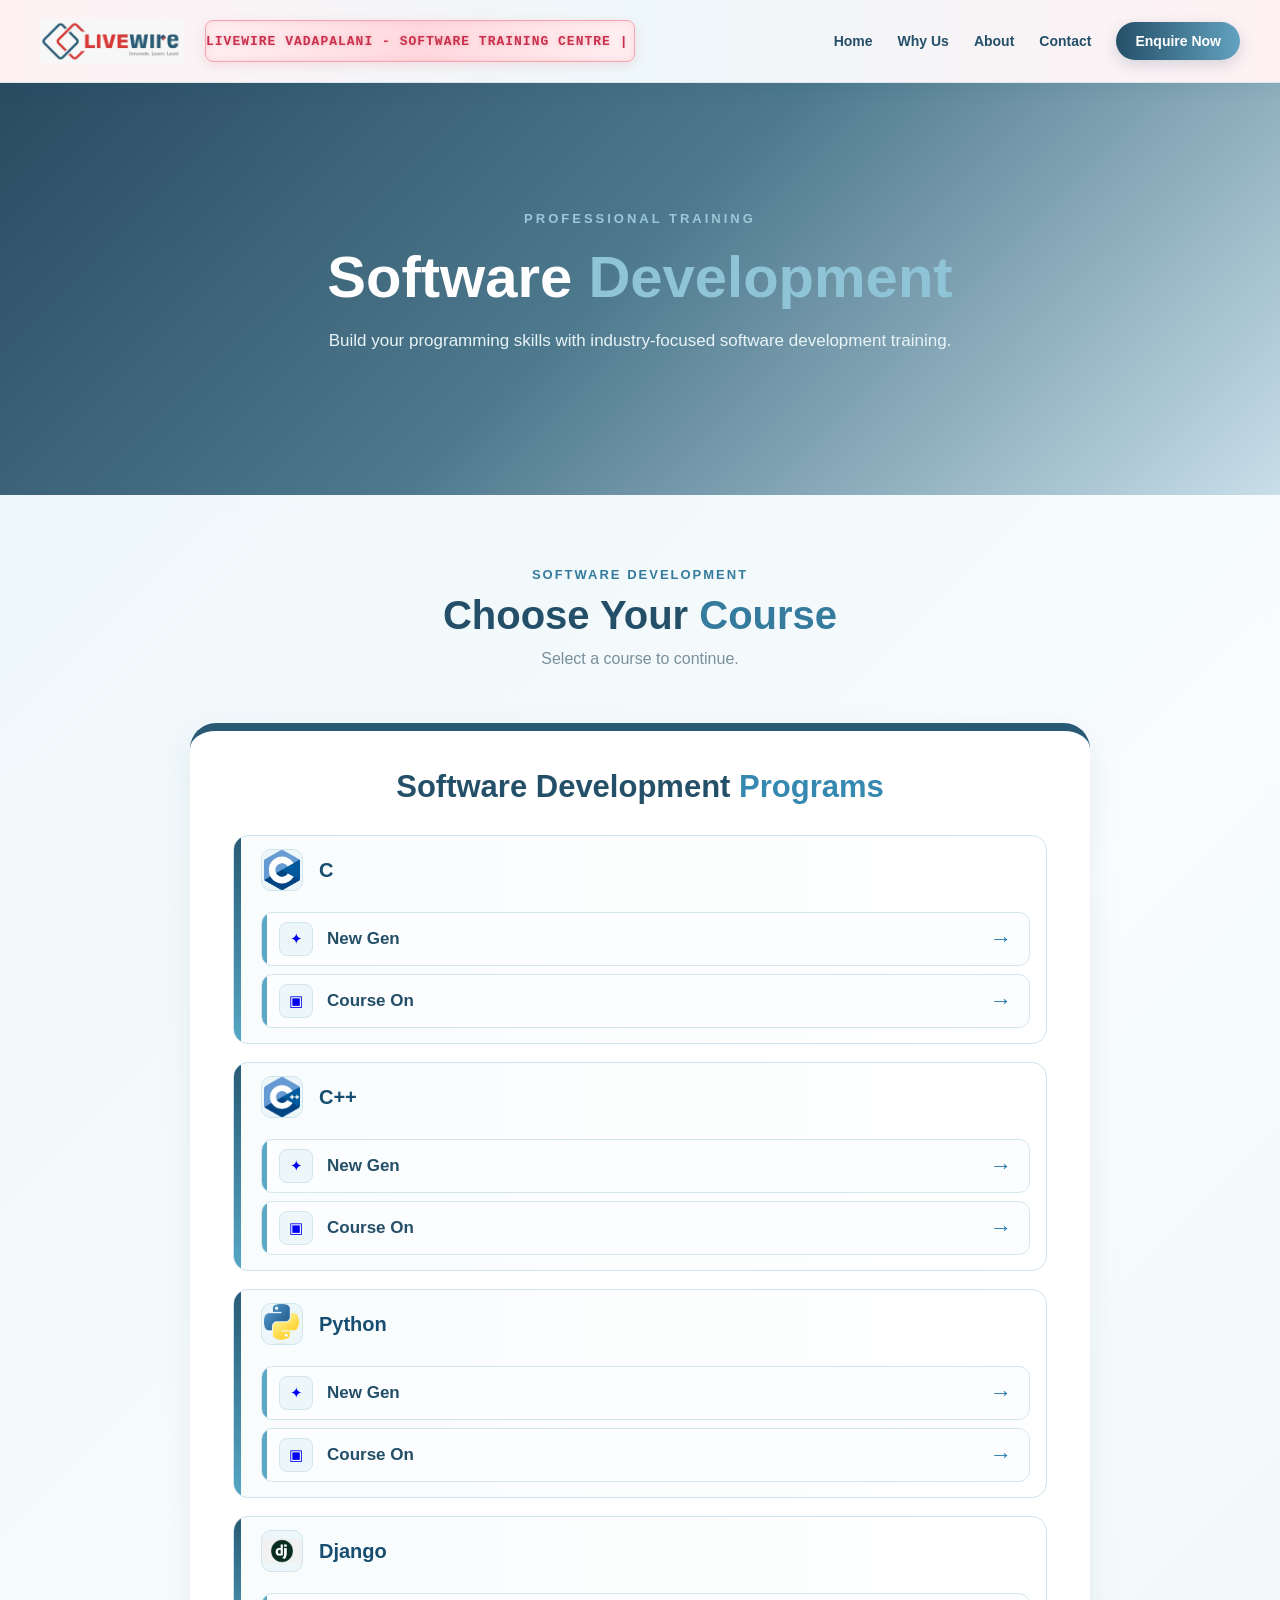
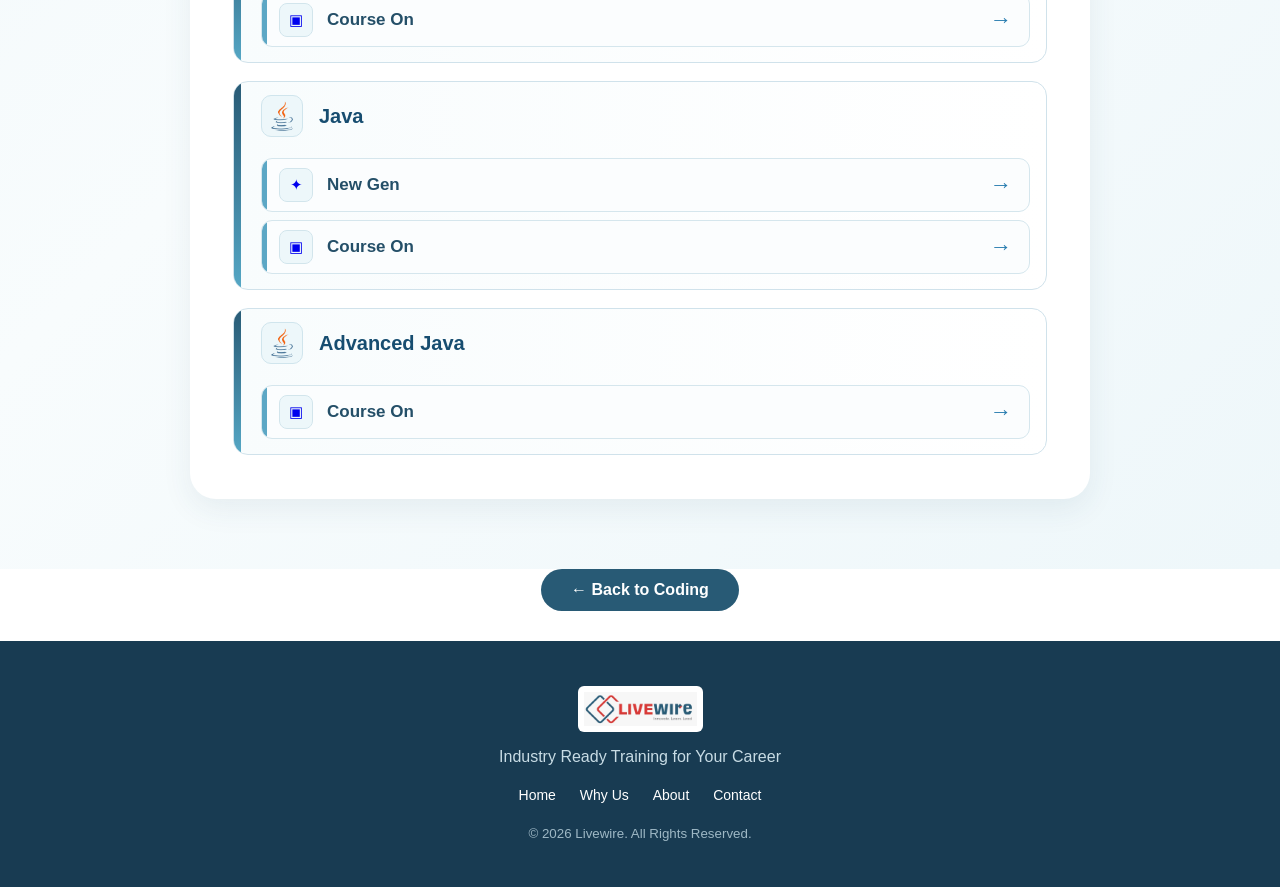
<file: software-development.html>
<!DOCTYPE html>
<html lang="en">

<head>

    <meta charset="UTF-8">

    <meta name="viewport" content="width=device-width, initial-scale=1.0">

    <title>Software Development | Livewire</title>

    <link rel="stylesheet" href="code.css">


    <!-- =========================================================
         SOFTWARE DEVELOPMENT COURSE DESIGN
    ========================================================== -->

    <style>

        /* =========================================================
           COURSE SECTION
        ========================================================== */

        .coding-section {
            padding: 70px 20px;

            background: linear-gradient(
                135deg,
                #eef7fa,
                #f8fcfd,
                #eef7fa
            );
        }


        /* =========================================================
           MAIN PROGRAM BOX
        ========================================================== */

        .software-program-box {

            max-width: 900px;

            margin: 40px auto 0;

            background: #ffffff;

            border-radius: 26px;

            padding: 38px 43px 44px;

            border-top: 8px solid #285a75;

            box-shadow:
                0 10px 30px rgba(36, 79, 104, 0.08);

            position: relative;

            overflow: hidden;
        }


        .software-program-box::after {

            content: "";

            position: absolute;

            top: -8px;

            right: 0;

            width: 48%;

            height: 8px;

            background: #5ba6c5;

            border-radius: 0 26px 0 0;
        }


        /* =========================================================
           PROGRAM HEADING
        ========================================================== */

        .software-program-heading {

            text-align: center;

            margin-bottom: 30px;
        }


        .software-program-heading h2 {

            margin: 0;

            font-size: 31px;

            font-weight: 700;

            color: #244f68;
        }


        .software-program-heading h2 span {

            color: #3589b1;
        }


        /* =========================================================
           LANGUAGE BOX
        ========================================================== */

        .software-language-box {

            width: 100%;

            margin-bottom: 18px;

            border: 1px solid #d0e2eb;

            border-radius: 15px;

            background: linear-gradient(
                90deg,
                #f8fcfd,
                #ffffff
            );

            position: relative;

            overflow: hidden;

            transition: all 0.3s ease;
        }


        .software-language-box:last-child {

            margin-bottom: 0;
        }


        /* LEFT BLUE BAR */

        .software-language-box::before {

            content: "";

            position: absolute;

            left: 0;

            top: 0;

            width: 7px;

            height: 100%;

            background: linear-gradient(
                to bottom,
                #285a75,
                #55a7c5
            );
        }


        .software-language-box:hover {

            border-color: #9fc7d9;

            box-shadow:
                0 6px 18px rgba(36, 79, 104, 0.09);
        }


        /* =========================================================
           LANGUAGE TITLE
        ========================================================== */

        .software-language-title {

            min-height: 68px;

            display: flex;

            align-items: center;

            padding: 10px 22px 10px 27px;
        }


        /* LANGUAGE ICON */

        .software-language-icon {

            width: 42px;

            height: 42px;

            border-radius: 10px;

            background: #edf7fa;

            border: 1px solid #d0e5ed;

            display: flex;

            align-items: center;

            justify-content: center;

            color: #244f68;

            font-size: 18px;

            font-weight: 700;

            margin-right: 16px;

            flex-shrink: 0;

            overflow: hidden;
        }


        /* LANGUAGE LOGO IMAGES */

        .software-language-icon img {

            width: 100%;

            height: 100%;

            object-fit: contain;

            display: block;

            border-radius: 9px;
        }


        /* LANGUAGE NAME */

        .software-language-name {

            font-size: 20px;

            font-weight: 700;

            color: #174d70;
        }


        /* =========================================================
           SUB COURSE AREA
        ========================================================== */

        .software-sub-area {

            padding: 0 16px 15px 27px;
        }


        /* =========================================================
           NEW GEN / COURSE ON
        ========================================================== */

        .software-sub-row {

            min-height: 54px;

            width: 100%;

            margin-top: 8px;

            border: 1px solid #d5e6ed;

            border-radius: 11px;

            background: #fbfdfe;

            display: flex;

            align-items: center;

            padding: 8px 17px;

            text-decoration: none;

            transition: all 0.3s ease;

            position: relative;

            overflow: hidden;
        }


        /* SMALL BLUE LEFT BAR */

        .software-sub-row::before {

            content: "";

            position: absolute;

            left: 0;

            top: 0;

            width: 5px;

            height: 100%;

            background: #5ca7c5;
        }


        .software-sub-row:hover {

            background: #f4fafc;

            border-color: #afd0df;

            transform: translateX(3px);

            box-shadow:
                0 4px 12px rgba(36, 79, 104, 0.07);
        }


        /* =========================================================
           SUB ICON
        ========================================================== */

        .software-sub-icon {

            width: 34px;

            height: 34px;

            border-radius: 8px;

            background: #edf7fa;

            border: 1px solid #d2e5ec;

            display: flex;

            align-items: center;

            justify-content: center;

            font-size: 15px;

            margin-right: 14px;

            flex-shrink: 0;
        }


        /* =========================================================
           SUB COURSE NAME
        ========================================================== */

        .software-sub-name {

            flex: 1;

            font-size: 17px;

            font-weight: 600;

            color: #244f68;
        }


        /* =========================================================
           ARROW
        ========================================================== */

        .software-sub-arrow {

            font-size: 22px;

            color: #287db0;

            font-weight: 400;
        }


        /* =========================================================
           BACK TO CODING
        ========================================================== */

        .software-back-button {

            display: block;

            width: fit-content;

            margin: 0 auto 30px;

            padding: 12px 30px;

            background: #285a75;

            color: #ffffff;

            text-decoration: none;

            border-radius: 28px;

            font-size: 16px;

            font-weight: 700;

            transition: all 0.3s ease;
        }


        .software-back-button:hover {

            background: #1d465d;

            transform: translateY(-2px);
        }


        /* =========================================================
           MOBILE
        ========================================================== */

        @media (max-width: 700px) {

            .coding-section {

                padding: 50px 14px;
            }


            .software-program-box {

                width: 94%;

                padding: 30px 17px 32px;

                border-radius: 20px;
            }


            .software-program-heading h2 {

                font-size: 25px;
            }


            .software-language-title {

                min-height: 63px;

                padding: 9px 15px 9px 22px;
            }


            .software-language-icon {

                width: 39px;

                height: 39px;

                font-size: 16px;

                margin-right: 12px;
            }


            .software-language-name {

                font-size: 18px;
            }


            .software-sub-area {

                padding: 0 12px 13px 21px;
            }


            .software-sub-row {

                min-height: 52px;

                padding: 8px 13px;
            }


            .software-sub-icon {

                width: 31px;

                height: 31px;

                font-size: 14px;

                margin-right: 11px;
            }


            .software-sub-name {

                font-size: 16px;
            }


            .software-sub-arrow {

                font-size: 20px;
            }


            .software-back-button {

                font-size: 15px;

                padding: 11px 25px;
            }

        }

    </style>

</head>


<body>


    <!-- =========================================================
         NAVBAR
    ========================================================== -->

    <header class="navbar">

        <div class="nav-container">


            <!-- LOGO -->

            <a href="index.html" class="logo">

                <img
                    src="logo.jpeg"
                    alt="Livewire Logo"
                >

            </a>


            <!-- DIGITAL BOARD -->

            <div class="nav-digital-board">

                <div class="nav-digital-text">

                    LIVEWIRE VADAPALANI - SOFTWARE TRAINING CENTRE |
                    ADMISSIONS OPEN |
                    JOIN NOW

                </div>

            </div>


            <!-- NAVIGATION -->

            <nav id="mainNav">

                <a href="index.html">
                    Home
                </a>


                <a href="index.html#why-us">
                    Why Us
                </a>


                <a href="index.html#about">
                    About
                </a>


                <a href="index.html#contact">
                    Contact
                </a>


                <a
                    href="index.html#register"
                    class="enquire-btn"
                >
                    Enquire Now
                </a>

            </nav>


            <!-- MOBILE MENU -->

            <div
                class="menu-icon"
                onclick="toggleMenu()"
            >
                ☰
            </div>


        </div>

    </header>



    <!-- =========================================================
         SOFTWARE DEVELOPMENT HERO
    ========================================================== -->

    <section class="coding-hero">

        <div class="coding-hero-overlay"></div>


        <div class="coding-hero-content">

            <span class="coding-label">
                PROFESSIONAL TRAINING
            </span>


            <h1>

                Software

                <span>
                    Development
                </span>

            </h1>


            <p>

                Build your programming skills with
                industry-focused software development training.

            </p>

        </div>

    </section>



    <!-- =========================================================
         SOFTWARE COURSES
    ========================================================== -->

    <section class="coding-section">


        <div class="section-heading">

            <span>
                SOFTWARE DEVELOPMENT
            </span>


            <h2>

                Choose Your

                <b>
                    Course
                </b>

            </h2>


            <p>
                Select a course to continue.
            </p>

        </div>



        <!-- =====================================================
             SOFTWARE PROGRAM BOX
        ====================================================== -->

        <div class="software-program-box">


            <div class="software-program-heading">

                <h2>

                    Software Development
                    <span>Programs</span>

                </h2>

            </div>



            <!-- =================================================
                 C
            ================================================== -->

            <div class="software-language-box">


                <div class="software-language-title">

                    <div class="software-language-icon">
                        <img src="c-logo.webp" alt="C Logo">
                    </div>


                    <div class="software-language-name">
                        C
                    </div>

                </div>


                <div class="software-sub-area">


                    <!-- C - NEW GEN -->

                    <a
                        href="c-newgen.html"
                        class="software-sub-row"
                    >

                        <div class="software-sub-icon">
                            ✦
                        </div>


                        <div class="software-sub-name">
                            New Gen
                        </div>


                        <div class="software-sub-arrow">
                            →
                        </div>

                    </a>


                    <!-- C - COURSE ON -->

                    <a
                        href="c-courseon.pdf"
                        class="software-sub-row"
                        target="_blank"
                    >

                        <div class="software-sub-icon">
                            ▣
                        </div>


                        <div class="software-sub-name">
                            Course On
                        </div>


                        <div class="software-sub-arrow">
                            →
                        </div>

                    </a>

                </div>

            </div>



            <!-- =================================================
                 C++
            ================================================== -->

            <div class="software-language-box">


                <div class="software-language-title">

                    <div class="software-language-icon">
                        <img src="c++ - logo.webp" alt="C++ Logo">
                    </div>


                    <div class="software-language-name">
                        C++
                    </div>

                </div>


                <div class="software-sub-area">


                    <!-- C++ - NEW GEN -->

                    <a
                        href="#"
                        class="software-sub-row"
                    >

                        <div class="software-sub-icon">
                            ✦
                        </div>


                        <div class="software-sub-name">
                            New Gen
                        </div>


                        <div class="software-sub-arrow">
                            →
                        </div>

                    </a>


                    <!-- C++ - COURSE ON -->

                    <a
                        href="courseon-c++.pdf"
                        class="software-sub-row"
                        target="_blank"
                    >

                        <div class="software-sub-icon">
                            ▣
                        </div>


                        <div class="software-sub-name">
                            Course On
                        </div>


                        <div class="software-sub-arrow">
                            →
                        </div>

                    </a>

                </div>

            </div>



            <!-- =================================================
                 PYTHON
            ================================================== -->

            <div class="software-language-box">


                <div class="software-language-title">

                    <div class="software-language-icon">
                        <img src="python-logo.png" alt="Python Logo">
                    </div>


                    <div class="software-language-name">
                        Python
                    </div>

                </div>


                <div class="software-sub-area">


                    <!-- PYTHON - NEW GEN -->

                    <a
                        href="new-py.pdf"
                        class="software-sub-row"
                        target="_blank"
                    >

                        <div class="software-sub-icon">
                            ✦
                        </div>


                        <div class="software-sub-name">
                            New Gen
                        </div>


                        <div class="software-sub-arrow">
                            →
                        </div>

                    </a>


                    <!-- PYTHON - COURSE ON -->

                    <a
                        href="courseon-py.pdf"
                        class="software-sub-row"
                        target="_blank"
                    >

                        <div class="software-sub-icon">
                            ▣
                        </div>


                        <div class="software-sub-name">
                            Course On
                        </div>


                        <div class="software-sub-arrow">
                            →
                        </div>

                    </a>

                </div>

            </div>



            <!-- =================================================
                 DJANGO
            ================================================== -->

            <div class="software-language-box">


                <div class="software-language-title">

                    <div class="software-language-icon">
                        <img src="dj-logo.png" alt="Django Logo">
                    </div>


                    <div class="software-language-name">
                        Django
                    </div>

                </div>


                <div class="software-sub-area">


                    <!-- DJANGO - COURSE ON -->

                    <a
                        href="courseon-django.pdf"
                        class="software-sub-row"
                        target="_blank"
                    >

                        <div class="software-sub-icon">
                            ▣
                        </div>


                        <div class="software-sub-name">
                            Course On
                        </div>


                        <div class="software-sub-arrow">
                            →
                        </div>

                    </a>

                </div>

            </div>



            <!-- =================================================
                 JAVA
            ================================================== -->

            <div class="software-language-box">


                <div class="software-language-title">

                    <div class="software-language-icon">
                        <img src="java-logo.webp" alt="Java Logo">
                    </div>


                    <div class="software-language-name">
                        Java
                    </div>

                </div>


                <div class="software-sub-area">


                    <!-- JAVA - NEW GEN -->

                    <a
                        href="new-java.pdf"
                        class="software-sub-row"
                        target="_blank"
                    >

                        <div class="software-sub-icon">
                            ✦
                        </div>


                        <div class="software-sub-name">
                            New Gen
                        </div>


                        <div class="software-sub-arrow">
                            →
                        </div>

                    </a>


                    <!-- JAVA - COURSE ON -->

                    <a
                        href="courseon-java.pdf"
                        class="software-sub-row"
                        target="_blank"
                    >

                        <div class="software-sub-icon">
                            ▣
                        </div>


                        <div class="software-sub-name">
                            Course On
                        </div>


                        <div class="software-sub-arrow">
                            →
                        </div>

                    </a>

                </div>

            </div>



            <!-- =================================================
                 ADVANCED JAVA
            ================================================== -->

            <div class="software-language-box">


                <div class="software-language-title">

                    <div class="software-language-icon">
                        <img src="java-logo.webp" alt="Advanced Java Logo">
                    </div>


                    <div class="software-language-name">
                        Advanced Java
                    </div>

                </div>


                <div class="software-sub-area">


                    <!-- ADVANCED JAVA - COURSE ON -->

                    <a
                        href="courseon-java.pdf"
                        class="software-sub-row"
                        target="_blank"
                    >

                        <div class="software-sub-icon">
                            ▣
                        </div>


                        <div class="software-sub-name">
                            Course On
                        </div>


                        <div class="software-sub-arrow">
                            →
                        </div>

                    </a>

                </div>

            </div>


        </div>

    </section>



    <!-- =========================================================
         BACK TO CODING
    ========================================================== -->

    <a
        href="coding.html"
        class="software-back-button"
    >

        ← Back to Coding

    </a>



    <!-- =========================================================
         FOOTER
    ========================================================== -->

    <footer>


        <img
            src="logo.jpeg"
            alt="Livewire Logo"
        >


        <p>
            Industry Ready Training for Your Career
        </p>


        <div class="footer-links">


            <a href="index.html">
                Home
            </a>


        


            <a href="index.html#why-us">
                Why Us
            </a>


            <a href="index.html#about">
                About
            </a>


            <a href="index.html#contact">
                Contact
            </a>

        </div>


        <small>
            © 2026 Livewire. All Rights Reserved.
        </small>


    </footer>



    <!-- =========================================================
         MOBILE MENU SCRIPT
    ========================================================== -->

    <script>

        function toggleMenu() {

            const nav =
                document.getElementById("mainNav");

            nav.classList.toggle("active");

        }

    </script>


</body>

</html>
</file>
<file: code.css>
/* =========================================================
   LIVEWIRE WEBSITE - COMPLETE CSS
   BLUE THEME
   HOME + MOBILE + CODING / NON-CODING PAGES
   PROFILE REMOVED
========================================================= */

* {
    margin: 0;
    padding: 0;
    box-sizing: border-box;
}

html {
    scroll-behavior: smooth;
}

body {
    font-family: Arial, Helvetica, sans-serif;
    color: #244f68;
    background: #ffffff;
}


/* =========================================================
   NAVBAR
========================================================= */

.navbar {
    position: fixed;
    top: 0;
    left: 0;
    width: 100%;
    z-index: 1000;

    background: linear-gradient(
        90deg,
        #fff1f3,
        #eef7fa,
        #fff1f3
    );

    border-bottom: 1px solid #dce7ed;

    box-shadow:
        0 4px 18px rgba(36, 79, 104, 0.08);
}

.nav-container {
    max-width: 1250px;
    margin: auto;
    min-height: 82px;
    padding: 8px 25px;

    display: flex;
    align-items: center;
    gap: 20px;
}

.logo {
    display: flex;
    align-items: center;
    flex-shrink: 0;
    cursor: default;
}

.logo img {
    width: 145px;
    height: auto;
    display: block;
}


/* =========================================================
   DIGITAL BOARD
========================================================= */

.nav-digital-board {
    width: 430px;
    height: 42px;

    overflow: hidden;
    position: relative;

    display: flex;
    align-items: center;

    flex-shrink: 1;

    border-radius: 8px;

    background: linear-gradient(
        90deg,
        #fff0f2,
        #ffd9de,
        #fff0f2
    );

    border: 1px solid #f2a5ae;

    box-shadow:
        inset 0 0 10px rgba(220, 53, 69, 0.12),
        0 3px 12px rgba(220, 53, 69, 0.12);
}

.nav-digital-text {
    white-space: nowrap;

    font-family: "Courier New", monospace;
    font-size: 13px;
    font-weight: bold;
    letter-spacing: 1px;

    color: #c92f4b;

    text-shadow:
        0 0 4px rgba(201, 47, 75, 0.25);

    animation:
        navDigitalMove 12s linear infinite;
}

@keyframes navDigitalMove {

    0% {
        transform: translateX(100%);
    }

    100% {
        transform: translateX(-100%);
    }

}


/* =========================================================
   NAV LINKS
========================================================= */

nav {
    display: flex;
    align-items: center;
    gap: 25px;
    margin-left: auto;
}

nav a {
    text-decoration: none;
    color: #244f68;

    font-size: 14px;
    font-weight: 600;

    transition: 0.3s;
    white-space: nowrap;
}

nav a:hover {
    color: #347b9d;
}


/* =========================================================
   ENROLL NOW BUTTON
========================================================= */

.enquire-btn {
    background: linear-gradient(
        90deg,
        #244f68,
        #62a2bf
    );

    color: white !important;

    padding: 11px 19px;

    border-radius: 25px;

    box-shadow:
        0 5px 15px rgba(36, 79, 104, 0.18);
}

.enquire-btn:hover {
    background: linear-gradient(
        90deg,
        #183b52,
        #347b9d
    );
}


/* =========================================================
   MOBILE MENU ICON
========================================================= */

.menu-icon {
    display: none;

    font-size: 28px;
    cursor: pointer;

    color: #244f68;

    margin-left: auto;
}


/* =========================================================
   HERO
========================================================= */

.hero {
    min-height: 100vh;

    position: relative;

    display: flex;
    align-items: center;

    background-image:
        url("https://images.unsplash.com/photo-1523240795612-9a054b0db644?auto=format&fit=crop&w=2000&q=85");

    background-size: cover;
    background-position: center;
}

.hero-overlay {
    position: absolute;
    inset: 0;

    background: linear-gradient(
        90deg,
        rgba(24, 59, 82, 0.95),
        rgba(38, 91, 116, 0.76),
        rgba(98, 162, 191, 0.30)
    );
}

.hero-content {
    position: relative;
    z-index: 2;

    max-width: 800px;

    margin-left: 9%;

    padding-top: 90px;

    color: white;
}

.location-title {
    font-size: 30px;
    font-weight: 700;

    letter-spacing: 1px;

    color: #ffffff;

    margin-bottom: 20px;
}

.hero h1 {
    font-size: 62px;
    line-height: 1.08;

    margin-bottom: 24px;
}

.hero h1 span {
    display: block;
    color: #78b8d2;
}

.hero-content > p {
    max-width: 570px;

    font-size: 18px;
    line-height: 1.7;

    color: #e8f4f7;

    margin-bottom: 32px;
}


/* =========================================================
   HERO BUTTONS
========================================================= */

.hero-buttons {
    display: flex;
    gap: 15px;
}

.primary-btn,
.outline-btn {
    display: inline-block;

    padding: 14px 25px;

    border-radius: 25px;

    text-decoration: none;

    font-weight: bold;

    transition: 0.3s;
}

.primary-btn {
    background: #244f68;
    color: white;
}

.primary-btn:hover {
    background: white;
    color: #244f68;
}

.outline-btn {
    color: white;

    border: 1px solid rgba(255, 255, 255, 0.7);

    background: rgba(255, 255, 255, 0.08);
}

.outline-btn:hover {
    background: white;
    color: #244f68;
}


/* =========================================================
   SECTION HEADING
========================================================= */

.section-heading {
    text-align: center;
    margin-bottom: 55px;
}

.section-heading span,
.section-label {
    color: #347b9d;

    font-size: 13px;
    font-weight: bold;

    letter-spacing: 2px;
}

.section-heading h2 {
    font-size: 40px;
    color: #244f68;

    margin-top: 10px;
}

.section-heading h2 b {
    color: #347b9d;
}

.section-heading p {
    color: #78909c;
    margin-top: 12px;
}


/* =========================================================
   HOME COURSES
========================================================= */

.courses-section {
    padding: 100px 8%;

    background: linear-gradient(
        135deg,
        #f4f9fb,
        #eef7fa
    );
}

.course-category-grid {
    max-width: 900px;

    margin: auto;

    display: grid;

    grid-template-columns:
        repeat(2, 1fr);

    gap: 30px;
}


/* =========================================================
   CATEGORY CARD
========================================================= */

.category-card {
    min-height: 290px;

    position: relative;

    padding: 38px;

    text-decoration: none;

    background: white;

    border-radius: 20px;

    border: 1px solid #e4edf1;

    box-shadow:
        0 15px 40px rgba(36, 79, 104, 0.08);

    overflow: hidden;

    transition: 0.35s;

    color: #244f68;
}


/* BLUE TOP BAR FOR ALL */

.category-card::before {
    content: "";

    position: absolute;

    top: 0;
    left: 0;

    width: 100%;
    height: 6px;

    background: linear-gradient(
        90deg,
        #244f68,
        #62a2bf
    );
}


/* NON CODING ALSO BLUE */

.noncoding::before {
    background: linear-gradient(
        90deg,
        #244f68,
        #62a2bf
    );
}

.category-card:hover {
    transform: translateY(-10px);

    box-shadow:
        0 25px 50px rgba(36, 79, 104, 0.14);
}


/* =========================================================
   CATEGORY ICON
========================================================= */

.category-icon {
    width: 70px;
    height: 70px;

    display: flex;
    align-items: center;
    justify-content: center;

    border-radius: 18px;

    background: #eaf4f8;

    color: #244f68;

    font-size: 30px;
    font-weight: bold;

    margin-bottom: 25px;
}

.noncoding .category-icon {
    background: #eaf4f8;
    color: #244f68;
}


/* =========================================================
   CATEGORY TITLE
========================================================= */

.category-card h3 {
    font-size: 30px;

    color: #244f68;

    margin-bottom: 15px;
}

.category-card p {
    color: #78909c;

    line-height: 1.7;

    font-size: 15px;

    max-width: 430px;
}


/* =========================================================
   EXPLORE LINK - BLUE
========================================================= */

.learn-more {
    position: absolute;

    bottom: 30px;

    color: #244f68;

    font-weight: bold;

    font-size: 14px;
}

.noncoding .learn-more {
    color: #244f68;
}


/* =========================================================
   WHY US
========================================================= */

.why-section {
    padding: 100px 8%;
    background: white;
}

.why-grid {
    max-width: 1100px;

    margin: auto;

    display: grid;

    grid-template-columns:
        repeat(4, 1fr);

    gap: 22px;
}

.why-card {
    padding: 35px 25px;

    text-align: center;

    background: #f7fbfd;

    border-radius: 18px;

    border: 1px solid #e3edf2;

    transition: 0.3s;
}

.why-card:hover {
    transform: translateY(-7px);

    background: #eef7fa;
}

.why-icon {
    font-size: 38px;
    margin-bottom: 20px;
}

.why-card h3 {
    color: #244f68;
    margin-bottom: 12px;
}

.why-card p {
    color: #78909c;

    line-height: 1.6;

    font-size: 14px;
}


/* =========================================================
   ABOUT
========================================================= */

.about-section {
    padding: 100px 8%;

    background: linear-gradient(
        135deg,
        #eef7fa,
        #f5fafc
    );
}

.about-container {
    max-width: 1100px;

    margin: auto;

    display: grid;

    grid-template-columns:
        1fr 1fr;

    gap: 80px;

    align-items: center;
}

.about-text h2 {
    font-size: 48px;

    color: #244f68;

    line-height: 1.15;

    margin: 15px 0 25px;
}

.about-text h2 span {
    display: block;
    color: #347b9d;
}

.about-text p {
    color: #607d8b;

    line-height: 1.8;

    margin-bottom: 18px;
}

.about-text .primary-btn {
    margin-top: 15px;
}

.about-visual {
    display: flex;
    justify-content: center;
}

.about-box {
    width: 380px;
    height: 330px;

    border-radius: 30px;

    background: linear-gradient(
        145deg,
        #244f68,
        #347b9d
    );

    color: white;

    display: flex;
    flex-direction: column;

    justify-content: center;
    align-items: center;

    box-shadow:
        25px 25px 0 #8fc3d6;
}

.big-number {
    font-size: 42px;

    font-weight: bold;

    letter-spacing: 2px;
}

.about-box p {
    margin-top: 12px;
    color: #e8f5f8;
}

.about-box span {
    margin-top: 25px;

    color: #a9d4e3;

    font-size: 13px;

    letter-spacing: 3px;

    font-weight: bold;
}


/* =========================================================
   ENQUIRY
========================================================= */

.enquiry-section {
    padding: 100px 8%;

    background: linear-gradient(
        120deg,
        #214b64,
        #356f8d
    );
}

.enquiry-container {
    max-width: 1050px;

    margin: auto;

    display: grid;

    grid-template-columns:
        1fr 1fr;

    gap: 70px;

    align-items: center;
}

.enquiry-content {
    color: white;
}

.enquiry-content > span {
    color: #a9d4e3;

    letter-spacing: 2px;

    font-size: 13px;

    font-weight: bold;
}

.enquiry-content h2 {
    font-size: 48px;

    line-height: 1.15;

    margin: 15px 0 20px;
}

.enquiry-content h2 strong {
    display: block;
    color: #8fc3d6;
}

.enquiry-content p {
    color: #d9ebf1;
    line-height: 1.7;
}


/* =========================================================
   REGISTRATION FORM
========================================================= */

#enquiryForm {
    width: 100%;

    padding: 30px;

    background: rgba(255, 255, 255, 0.97);

    border-radius: 20px;

    display: flex;

    flex-direction: column;

    gap: 14px;

    box-shadow:
        0 20px 50px rgba(0, 0, 0, 0.15);

    box-sizing: border-box;
}


/* =========================================================
   FORM INPUTS
========================================================= */

#enquiryForm input,
#enquiryForm select,
#enquiryForm textarea {
    width: 100%;

    min-width: 0;

    box-sizing: border-box;

    border: 1px solid #dce8ed;

    background: #f8fbfc;

    padding: 14px 15px;

    border-radius: 9px;

    font-family: inherit;

    font-size: 15px;

    color: #244f68;

    outline: none;

    transition:
        border-color 0.25s ease,
        box-shadow 0.25s ease,
        background 0.25s ease;
}


/* =========================================================
   PLACEHOLDER
========================================================= */

#enquiryForm input::placeholder,
#enquiryForm textarea::placeholder {
    color: #78909c;
    opacity: 1;
}


/* =========================================================
   FORM FOCUS - BLUE
========================================================= */

#enquiryForm input:focus,
#enquiryForm select:focus,
#enquiryForm textarea:focus {
    border-color: #347b9d;

    background: #ffffff;

    box-shadow:
        0 0 0 3px rgba(52, 123, 157, 0.10);
}


/* =========================================================
   DATE INPUT
========================================================= */

#enquiryForm input[type="date"] {
    color: #4b5b65;
    cursor: pointer;
}


/* =========================================================
   SELECT
========================================================= */

#enquiryForm select {
    cursor: pointer;
    appearance: auto;
}


/* =========================================================
   TEXTAREA
========================================================= */

#enquiryForm textarea {
    min-height: 90px;

    resize: vertical;

    line-height: 1.5;
}


/* =========================================================
   STUDENT DETAILS
========================================================= */

#studentDetails {
    width: 100% !important;

    box-sizing: border-box;

    flex-direction: column !important;

    gap: 14px;

    margin: 0;
    padding: 0;
}

#studentDetails input {
    width: 100% !important;

    box-sizing: border-box;

    display: block;
}


/* =========================================================
   WORKING PROFESSIONAL DETAILS
========================================================= */

#workingDetails {
    width: 100% !important;

    box-sizing: border-box;

    flex-direction: column !important;

    gap: 14px;

    margin: 0;
    padding: 0;
}

#workingDetails input {
    width: 100% !important;

    box-sizing: border-box;

    display: block;
}


/* =========================================================
   SUCCESS MESSAGE
========================================================= */

#registrationSuccess {
    width: 100% !important;

    box-sizing: border-box;

    padding: 14px 16px;

    margin: 0;

    border-radius: 10px;

    background: #eaf8ee;

    border: 1px solid #b9e5c8;

    color: #218838;

    font-size: 14px;

    font-weight: 600;

    line-height: 1.5;

    text-align: center;

    animation:
        registrationSuccessShow 0.3s ease;
}

@keyframes registrationSuccessShow {

    from {
        opacity: 0;
        transform: translateY(-5px);
    }

    to {
        opacity: 1;
        transform: translateY(0);
    }

}


/* =========================================================
   SUBMIT / ENROLL BUTTON - BLUE
========================================================= */

#enquiryForm button {
    width: 100%;

    min-height: 55px;

    box-sizing: border-box;

    border: none;

    padding: 14px 20px;

    border-radius: 30px;

    background: linear-gradient(
        90deg,
        #244f68,
        #62a2bf
    );

    color: white;

    font-family: inherit;

    font-size: 16px;

    font-weight: 700;

    cursor: pointer;

    transition:
        background 0.25s ease,
        transform 0.2s ease,
        box-shadow 0.25s ease;
}

#enquiryForm button:hover {
    background: linear-gradient(
        90deg,
        #183b52,
        #347b9d
    );

    transform: translateY(-2px);

    box-shadow:
        0 7px 18px rgba(36, 79, 104, 0.22);
}

#enquiryForm button:active {
    transform: translateY(0);
    box-shadow: none;
}

#enquiryForm button:disabled {
    opacity: 0.85;

    cursor: default;

    transform: none;

    box-shadow: none;
}


/* =========================================================
   CONTACT
========================================================= */

.contact-section {
    padding: 100px 8%;
    background: white;
}

.contact-grid {
    max-width: 950px;

    margin: auto;

    display: grid;

    grid-template-columns:
        repeat(3, 1fr);

    gap: 22px;
}

.contact-card {
    text-align: center;

    padding: 35px 20px;

    border-radius: 18px;

    background: #f7fbfd;

    border: 1px solid #e5eef3;

    transition: 0.3s;
}

.contact-card:hover {
    transform: translateY(-5px);

    box-shadow:
        0 12px 30px rgba(36, 79, 104, 0.08);
}

.contact-icon {
    font-size: 34px;
    margin-bottom: 15px;
}

.contact-card h3 {
    color: #244f68;
    margin-bottom: 10px;
}

.contact-card p {
    color: #78909c;
}


/* =========================================================
   CONTACT LINKS
========================================================= */

.contact-card a {
    color: #244f68;

    text-decoration: none;

    font-weight: 600;

    transition: 0.3s;
}

.contact-card a:hover {
    color: #62a2bf;
}


/* =========================================================
   FOOTER
========================================================= */

footer {
    padding: 45px 20px;

    text-align: center;

    background: #183b52;

    color: white;
}

footer img {
    width: 125px;

    background: white;

    padding: 6px;

    border-radius: 6px;

    margin-bottom: 12px;
}

footer p {
    color: #c8dce5;

    margin-bottom: 20px;
}

.footer-links {
    margin-bottom: 20px;
}

.footer-links a {
    color: white;

    text-decoration: none;

    margin: 0 10px;

    font-size: 14px;
}

.footer-links a:hover {
    color: #8fc3d6;
}

footer small {
    color: #9eb8c5;
}


/* =========================================================
   TABLET
========================================================= */

@media (max-width: 1150px) {

    .nav-digital-board {
        width: 230px;
    }

    nav {
        gap: 17px;
    }

    nav a {
        font-size: 13px;
    }

}


@media (max-width: 950px) {

    .nav-digital-board {
        width: 200px;
    }

    nav {
        gap: 12px;
    }

    nav a {
        font-size: 12px;
    }

}


/* =========================================================
   MOBILE NAVBAR
========================================================= */

@media (max-width: 900px) {

    .nav-container {
        min-height: 72px;
    }

    nav {
        display: none;

        position: absolute;

        top: 72px;

        left: 0;

        width: 100%;

        padding: 25px;

        background: linear-gradient(
            90deg,
            #f5fafc,
            #eef7fa
        );

        flex-direction: column;

        gap: 20px;

        box-shadow:
            0 10px 25px rgba(36, 79, 104, 0.12);
    }

    nav.active {
        display: flex;
    }

    .menu-icon {
        display: block;
    }

    .course-category-grid,
    .why-grid {
        grid-template-columns:
            repeat(2, 1fr);
    }

    .about-container,
    .enquiry-container {
        grid-template-columns: 1fr;
    }

    .contact-grid {
        grid-template-columns:
            repeat(2, 1fr);
    }

    .hero h1 {
        font-size: 48px;
    }

}


/* =========================================================
   MOBILE
========================================================= */

@media (max-width: 600px) {

    .nav-container {
        height: 70px;
        min-height: 70px;

        padding: 0 18px;
    }

    .logo img {
        width: 120px;
    }

    nav {
        top: 70px;
    }


    /* =====================================================
       MOBILE HERO
    ===================================================== */

    .hero {
        min-height: 100vh;

        position: relative;

        overflow: hidden;

        background-image:

            linear-gradient(
                135deg,
                rgba(11, 35, 52, 0.92),
                rgba(24, 79, 102, 0.78),
                rgba(98, 162, 191, 0.45)
            ),

            url("https://images.unsplash.com/photo-1519389950473-47ba0277781c?auto=format&fit=crop&w=1200&q=90");

        background-size: cover;

        background-position: center;
    }


    /* =====================================================
       MOBILE GLOW
    ===================================================== */

    .hero::before {
        content: "";

        position: absolute;

        width: 280px;
        height: 280px;

        top: -80px;
        right: -100px;

        background:
            rgba(98, 162, 191, 0.22);

        border-radius: 50%;

        filter: blur(10px);
    }

    .hero::after {
        content: "";

        position: absolute;

        width: 220px;
        height: 220px;

        bottom: -80px;
        left: -100px;

        background:
            rgba(98, 162, 191, 0.25);

        border-radius: 50%;

        filter: blur(10px);
    }


    /* =====================================================
       MOBILE DIGITAL BOARD
    ===================================================== */

    .nav-digital-board {
        display: flex;

        position: absolute;

        top: 14px;

        left: 145px;

        right: 55px;

        width: auto;

        height: 32px;

        z-index: 10;

        border-radius: 7px;

        background: linear-gradient(
            90deg,
            rgba(240, 248, 251, 0.96),
            rgba(218, 238, 245, 0.96),
            rgba(240, 248, 251, 0.96)
        );

        border: 1px solid #9bc8d9;

        box-shadow:
            0 0 15px rgba(98, 162, 191, 0.35),
            inset 0 0 10px rgba(36, 79, 104, 0.12);

        overflow: hidden;
    }

    .nav-digital-text {
        font-size: 9px;

        letter-spacing: 0.5px;

        color: #244f68;

        animation:
            navDigitalMove 10s linear infinite;
    }


    /* =====================================================
       MOBILE HERO CONTENT
    ===================================================== */

    .hero-content {
        margin-left: 0;

        padding: 165px 22px 60px;

        max-width: 100%;

        z-index: 3;

        text-align: center;
    }

    .location-title {
        font-size: 20px;

        margin-bottom: 16px;

        letter-spacing: 2px;
    }

    .hero h1 {
        font-size: 40px;

        line-height: 1.12;

        margin-bottom: 20px;
    }

    .hero h1 span {
        color: #8fc3d6;

        text-shadow:
            0 0 15px rgba(143, 195, 214, 0.35);
    }

    .hero-content > p {
        max-width: 100%;

        font-size: 15px;

        line-height: 1.7;

        color: #eef8fa;

        margin-bottom: 28px;
    }


    /* =====================================================
       MOBILE BUTTONS
    ===================================================== */

    .hero-buttons {
        flex-direction: column;

        gap: 12px;

        width: 100%;
    }

    .primary-btn,
    .outline-btn {
        width: 100%;

        text-align: center;

        padding: 14px 20px;
    }

    .primary-btn {
        box-shadow:
            0 8px 25px rgba(36, 79, 104, 0.35);
    }


    /* =====================================================
       OTHER MOBILE SECTIONS
    ===================================================== */

    .courses-section,
    .why-section,
    .about-section,
    .enquiry-section,
    .contact-section {
        padding: 75px 20px;
    }

    .section-heading h2 {
        font-size: 32px;
    }

    .course-category-grid,
    .why-grid,
    .contact-grid {
        grid-template-columns: 1fr;
    }

    .about-text h2,
    .enquiry-content h2 {
        font-size: 38px;
    }

    .about-box {
        width: 100%;
        height: 280px;
    }

    .big-number {
        font-size: 32px;
    }

    .enquiry-container {
        gap: 40px;
    }


    /* =====================================================
       MOBILE REGISTRATION FORM
    ===================================================== */

    #enquiryForm {
        width: 100%;

        padding: 20px;

        gap: 12px;

        border-radius: 16px;

        box-sizing: border-box;
    }

    #enquiryForm input,
    #enquiryForm select,
    #enquiryForm textarea {
        width: 100%;

        padding: 13px 14px;

        font-size: 14px;

        border-radius: 9px;
    }

    #studentDetails,
    #workingDetails {
        width: 100% !important;

        flex-direction: column !important;

        gap: 12px;
    }

    #studentDetails input,
    #workingDetails input {
        width: 100% !important;
    }

    #registrationSuccess {
        width: 100% !important;

        padding: 12px 13px;

        font-size: 13px;
    }

    #enquiryForm button {
        width: 100%;

        min-height: 52px;

        font-size: 15px;
    }

}


/* =========================================================
   CODING / NON-CODING HERO
========================================================= */

.coding-hero {
    min-height: 55vh;

    position: relative;

    display: flex;

    align-items: center;

    justify-content: center;

    background-image:
        url("https://images.unsplash.com/photo-1515879218367-8466d910aaa4?auto=format&fit=crop&w=2000&q=85");

    background-size: cover;

    background-position: center;
}

.coding-hero-overlay {
    position: absolute;

    inset: 0;

    background:
        linear-gradient(
            135deg,
            rgba(24, 59, 82, 0.94),
            rgba(38, 91, 116, 0.82),
            rgba(98, 162, 191, 0.35)
        );
}

.coding-hero-content {
    position: relative;

    z-index: 2;

    text-align: center;

    color: white;

    padding: 130px 20px 60px;
}

.coding-label {
    font-size: 13px;

    letter-spacing: 3px;

    font-weight: bold;

    color: #9bc8d9;
}

.coding-hero h1 {
    font-size: 58px;

    margin: 18px 0;

    line-height: 1.1;
}

.coding-hero h1 span {
    color: #8fc3d6;
}

.coding-hero-content p {
    max-width: 650px;

    margin: auto;

    font-size: 17px;

    line-height: 1.7;

    color: #e8f4f7;
}


/* =========================================================
   COURSE SECTION
========================================================= */

.coding-section {
    padding: 100px 8%;

    background:
        linear-gradient(
            135deg,
            #f4f9fb,
            #eef7fa
        );
}

.coding-grid {
    max-width: 1050px;

    margin: auto;

    display: grid;

    grid-template-columns:
        repeat(2, 1fr);

    gap: 30px;
}


/* =========================================================
   COURSE CARD
========================================================= */

.coding-card {
    min-height: 310px;

    position: relative;

    padding: 38px;

    text-decoration: none;

    background: white;

    border-radius: 22px;

    border: 1px solid #e3edf2;

    box-shadow:
        0 15px 40px rgba(36, 79, 104, 0.08);

    overflow: hidden;

    transition: 0.35s;

    color: #244f68 !important;
}


/* =========================================================
   BLUE TOP LINE
   ALL COURSES SAME COLOUR
========================================================= */

.coding-card::before {
    content: "";

    position: absolute;

    top: 0;
    left: 0;

    width: 100%;
    height: 6px;

    background:
        linear-gradient(
            90deg,
            #244f68,
            #62a2bf
        );
}


/* =========================================================
   COURSE CARD HOVER
========================================================= */

.coding-card:hover {
    transform: translateY(-10px);

    box-shadow:
        0 25px 55px rgba(36, 79, 104, 0.15);

    color: #244f68 !important;
}


/* =========================================================
   VISITED LINK FIX
========================================================= */

.coding-card:link,
.coding-card:visited,
.coding-card:hover,
.coding-card:active,
.coding-card:focus,
.coding-card:focus-visible {
    color: #244f68 !important;

    text-decoration: none !important;

    background: #ffffff;
}


/* =========================================================
   COURSE ICON
   ALL SAME BLUE
========================================================= */

.coding-icon {
    width: 72px;
    height: 72px;

    display: flex;

    align-items: center;
    justify-content: center;

    border-radius: 18px;

    background: #eaf4f8;

    color: #244f68 !important;

    font-size: 30px;

    font-weight: bold;

    margin-bottom: 24px;
}


/* NEW GEN */

.coding-icon.newgen {
    background: #eaf4f8;
    color: #244f68 !important;
}


/* COURSE ON */

.coding-icon.courseon {
    background: #eaf4f8;
    color: #244f68 !important;
}


/* DIPLOMA */

.coding-icon.diploma {
    background: #eaf4f8;
    color: #244f68 !important;
}


/* MASTER */

.coding-icon.master {
    background: #eaf4f8;
    color: #244f68 !important;
}


/* OLD CLASS NAMES ALSO BLUE */

.coding-icon.cpp,
.coding-icon.python,
.coding-icon.java {
    background: #eaf4f8;

    color: #244f68 !important;
}


/* =========================================================
   COURSE TITLE
========================================================= */

.coding-card h3 {
    font-size: 28px;

    color: #244f68 !important;

    margin-bottom: 14px;
}


/* =========================================================
   COURSE DESCRIPTION
========================================================= */

.coding-card p {
    color: #78909c !important;

    line-height: 1.7;

    font-size: 15px;

    max-width: 500px;
}


/* =========================================================
   COURSE LINK - BLUE
========================================================= */

.course-link {
    position: absolute;

    bottom: 28px;

    left: 38px;

    color: #244f68 !important;

    font-size: 14px;

    font-weight: bold;
}

.coding-card:visited .course-link,
.coding-card:active .course-link,
.coding-card:focus .course-link,
.coding-card:hover .course-link {
    color: #244f68 !important;
}

.coding-card:visited h3,
.coding-card:active h3,
.coding-card:focus h3,
.coding-card:hover h3 {
    color: #244f68 !important;
}

.coding-card:visited p,
.coding-card:active p,
.coding-card:focus p,
.coding-card:hover p {
    color: #78909c !important;
}


/* =========================================================
   ALL COURSE TYPES BLUE
========================================================= */

.software-development::before,
.full-stack::before,
.data-science::before,
.artificial-intelligence::before,
.office-automation::before,
.data-analytics::before,
.business-intelligence::before {
    background:
        linear-gradient(
            90deg,
            #244f68,
            #62a2bf
        );
}

.software-development .coding-icon,
.full-stack .coding-icon,
.data-science .coding-icon,
.artificial-intelligence .coding-icon,
.office-automation .coding-icon,
.data-analytics .coding-icon,
.business-intelligence .coding-icon {
    background: #eaf4f8;

    color: #244f68 !important;
}


/* =========================================================
   COURSE BUTTONS
========================================================= */

.course-btn {
    display: inline-flex;

    align-items: center;
    justify-content: center;

    padding: 11px 20px;

    border-radius: 25px;

    background:
        linear-gradient(
            90deg,
            #244f68,
            #62a2bf
        );

    color: white !important;

    text-decoration: none;

    font-size: 14px;

    font-weight: 700;

    border: none;

    transition: 0.3s;
}

.course-btn:hover {
    background:
        linear-gradient(
            90deg,
            #183b52,
            #347b9d
        );

    transform: translateY(-2px);

    box-shadow:
        0 7px 18px rgba(36, 79, 104, 0.20);
}


/* =========================================================
   NEW GEN / COURSE ON / DIPLOMA / MASTER
   SAME BLUE
========================================================= */

.new-gen,
.course-on,
.diploma,
.master,
.newgen,
.courseon {
    color: #244f68 !important;
}

.new-gen::before,
.course-on::before,
.diploma::before,
.master::before,
.newgen::before,
.courseon::before {
    background:
        linear-gradient(
            90deg,
            #244f68,
            #62a2bf
        );
}


/* =========================================================
   CODING PAGE MOBILE
========================================================= */

@media (max-width: 600px) {

    .coding-hero {
        min-height: 65vh;

        background-image:

            linear-gradient(
                135deg,
                rgba(11, 35, 52, 0.92),
                rgba(24, 79, 102, 0.78),
                rgba(98, 162, 191, 0.40)
            ),

            url("https://images.unsplash.com/photo-1515879218367-8466d910aaa4?auto=format&fit=crop&w=1200&q=90");

        background-position: center;
    }

    .coding-hero-content {
        padding: 165px 22px 55px;
    }

    .coding-hero h1 {
        font-size: 42px;
    }

    .coding-hero-content p {
        font-size: 15px;
    }

    .coding-section {
        padding: 70px 20px;
    }

    .coding-grid {
        grid-template-columns: 1fr;

        gap: 22px;
    }

    .coding-card {
        min-height: 300px;

        padding: 30px;

        color: #244f68 !important;
    }

    .coding-card:link,
    .coding-card:visited,
    .coding-card:hover,
    .coding-card:active,
    .coding-card:focus,
    .coding-card:focus-visible {

        color: #244f68 !important;

        background: #ffffff;

        text-decoration: none !important;
    }

    .coding-card h3 {
        font-size: 25px;

        color: #244f68 !important;
    }

    .coding-card p {
        color: #78909c !important;
    }

    .course-link {
        left: 30px;

        bottom: 25px;

        color: #244f68 !important;
    }

}


/* =========================================================
   SMALL MOBILE REGISTRATION FIX
========================================================= */

@media (max-width: 480px) {

    #enquiryForm {
        padding: 16px;

        gap: 11px;
    }

    #enquiryForm input,
    #enquiryForm select,
    #enquiryForm textarea {

        padding: 12px 13px;

        font-size: 14px;
    }

    #studentDetails,
    #workingDetails {
        gap: 11px;
    }

    #enquiryForm textarea {
        min-height: 80px;
    }

    #enquiryForm button {
        min-height: 50px;

        font-size: 15px;
    }

}


/* =========================================================
   EXTRA BLUE COURSE CARD SUPPORT
   SOFTWARE DEVELOPMENT
========================================================= */

.software-development-card,
.software-development {
    position: relative;
    overflow: hidden;
}

.software-development-card::before,
.software-development::before {
    content: "";

    position: absolute;

    top: 0;
    left: 0;

    width: 100%;
    height: 6px;

    background:
        linear-gradient(
            90deg,
            #244f68,
            #62a2bf
        );
}


/* =========================================================
   FULL STACK
========================================================= */

.full-stack-card,
.full-stack {
    position: relative;
    overflow: hidden;
}

.full-stack-card::before,
.full-stack::before {
    content: "";

    position: absolute;

    top: 0;
    left: 0;

    width: 100%;
    height: 6px;

    background:
        linear-gradient(
            90deg,
            #244f68,
            #62a2bf
        );
}


/* =========================================================
   DATA SCIENCE
========================================================= */

.data-science-card,
.data-science {
    position: relative;
    overflow: hidden;
}

.data-science-card::before,
.data-science::before {
    content: "";

    position: absolute;

    top: 0;
    left: 0;

    width: 100%;
    height: 6px;

    background:
        linear-gradient(
            90deg,
            #244f68,
            #62a2bf
        );
}


/* =========================================================
   ARTIFICIAL INTELLIGENCE
========================================================= */

.artificial-intelligence-card,
.artificial-intelligence {
    position: relative;
    overflow: hidden;
}

.artificial-intelligence-card::before,
.artificial-intelligence::before {
    content: "";

    position: absolute;

    top: 0;
    left: 0;

    width: 100%;
    height: 6px;

    background:
        linear-gradient(
            90deg,
            #244f68,
            #62a2bf
        );
}


/* =========================================================
   OFFICE AUTOMATION
========================================================= */

.office-automation-card,
.office-automation {
    position: relative;
    overflow: hidden;
}

.office-automation-card::before,
.office-automation::before {
    content: "";

    position: absolute;

    top: 0;
    left: 0;

    width: 100%;
    height: 6px;

    background:
        linear-gradient(
            90deg,
            #244f68,
            #62a2bf
        );
}


/* =========================================================
   DATA ANALYTICS
========================================================= */

.data-analytics-card,
.data-analytics {
    position: relative;
    overflow: hidden;
}

.data-analytics-card::before,
.data-analytics::before {
    content: "";

    position: absolute;

    top: 0;
    left: 0;

    width: 100%;
    height: 6px;

    background:
        linear-gradient(
            90deg,
            #244f68,
            #62a2bf
        );
}


/* =========================================================
   BUSINESS INTELLIGENCE
========================================================= */

.business-intelligence-card,
.business-intelligence {
    position: relative;
    overflow: hidden;
}

.business-intelligence-card::before,
.business-intelligence::before {
    content: "";

    position: absolute;

    top: 0;
    left: 0;

    width: 100%;
    height: 6px;

    background:
        linear-gradient(
            90deg,
            #244f68,
            #62a2bf
        );
}


/* =========================================================
   UNIVERSAL BLUE ICON
========================================================= */

.software-development-card .coding-icon,
.full-stack-card .coding-icon,
.data-science-card .coding-icon,
.artificial-intelligence-card .coding-icon,
.office-automation-card .coding-icon,
.data-analytics-card .coding-icon,
.business-intelligence-card .coding-icon {

    background: #eaf4f8;

    color: #244f68 !important;
}


/* =========================================================
   UNIVERSAL BLUE COURSE LINK
========================================================= */

.software-development-card .course-link,
.full-stack-card .course-link,
.data-science-card .course-link,
.artificial-intelligence-card .course-link,
.office-automation-card .course-link,
.data-analytics-card .course-link,
.business-intelligence-card .course-link {

    color: #244f68 !important;
}


/* =========================================================
   ENROLL NOW - UNIVERSAL
========================================================= */

.enroll-now,
.enroll-btn,
.enroll-button {

    display: inline-flex;

    align-items: center;

    justify-content: center;

    background:
        linear-gradient(
            90deg,
            #244f68,
            #62a2bf
        );

    color: white !important;

    border: none;

    padding: 12px 24px;

    border-radius: 25px;

    font-size: 14px;

    font-weight: 700;

    text-decoration: none;

    cursor: pointer;

    transition: 0.3s;

    box-shadow:
        0 5px 15px rgba(36, 79, 104, 0.18);
}

.enroll-now:hover,
.enroll-btn:hover,
.enroll-button:hover {

    background:
        linear-gradient(
            90deg,
            #183b52,
            #347b9d
        );

    transform: translateY(-2px);

    box-shadow:
        0 8px 20px rgba(36, 79, 104, 0.22);
}


/* =========================================================
   FINAL BLUE OVERRIDE
   Ensures NO RED COURSE BAR
========================================================= */

.coding-card::before,
.category-card::before,
.software-development::before,
.full-stack::before,
.data-science::before,
.artificial-intelligence::before,
.office-automation::before,
.data-analytics::before,
.business-intelligence::before,
.new-gen::before,
.course-on::before,
.diploma::before,
.master::before,
.newgen::before,
.courseon::before {

    background:
        linear-gradient(
            90deg,
            #244f68,
            #62a2bf
        ) !important;
}


/* =========================================================
   FINAL BLUE ICON OVERRIDE
========================================================= */

.coding-icon,
.category-icon {

    background: #eaf4f8 !important;

    color: #244f68 !important;
}


/* =========================================================
   FINAL BLUE LINK OVERRIDE
========================================================= */

.course-link,
.learn-more {

    color: #244f68 !important;
}


/* =========================================================
   FINAL BLUE BUTTON OVERRIDE
========================================================= */

.primary-btn,
.enquire-btn {

    background:
        linear-gradient(
            90deg,
            #244f68,
            #62a2bf
        );
}

.primary-btn:hover,
.enquire-btn:hover {

    background:
        linear-gradient(
            90deg,
            #183b52,
            #347b9d
        );
}


/* =========================================================
   END
========================================================= */
</file>
